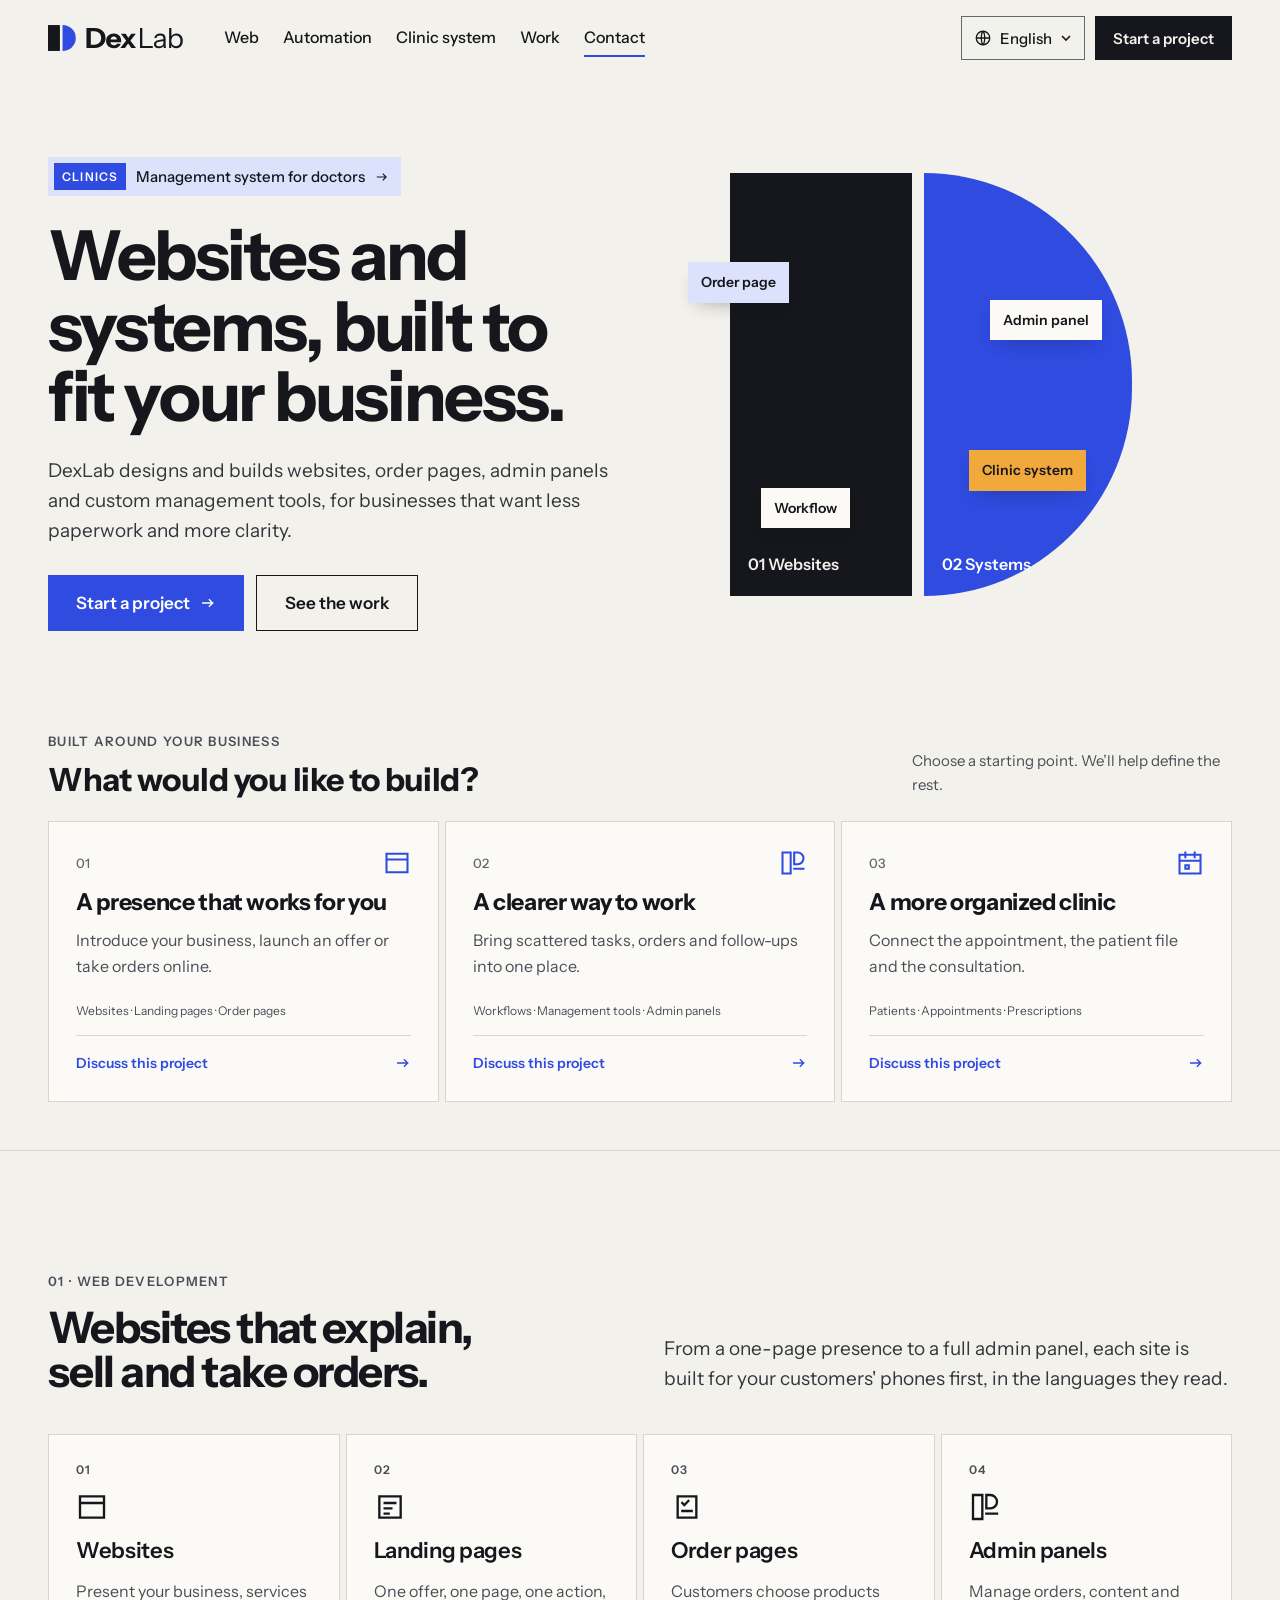
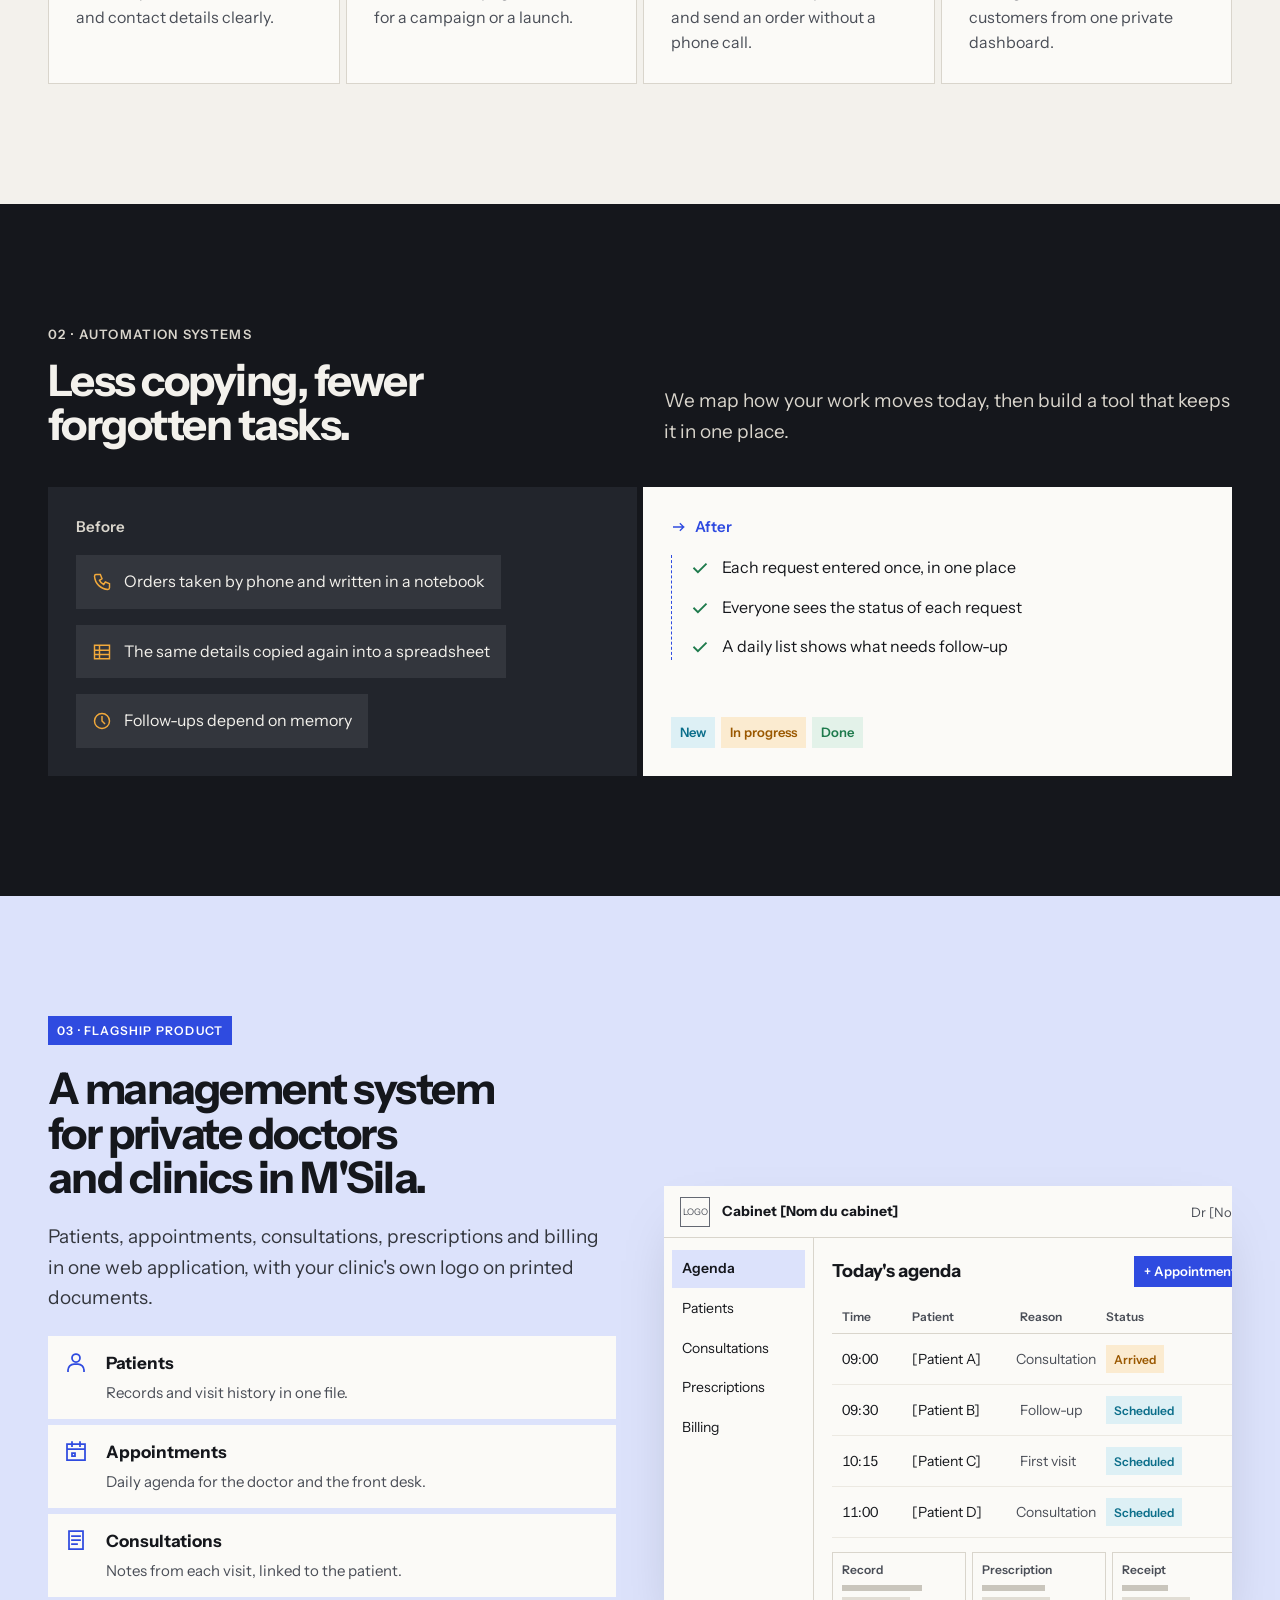
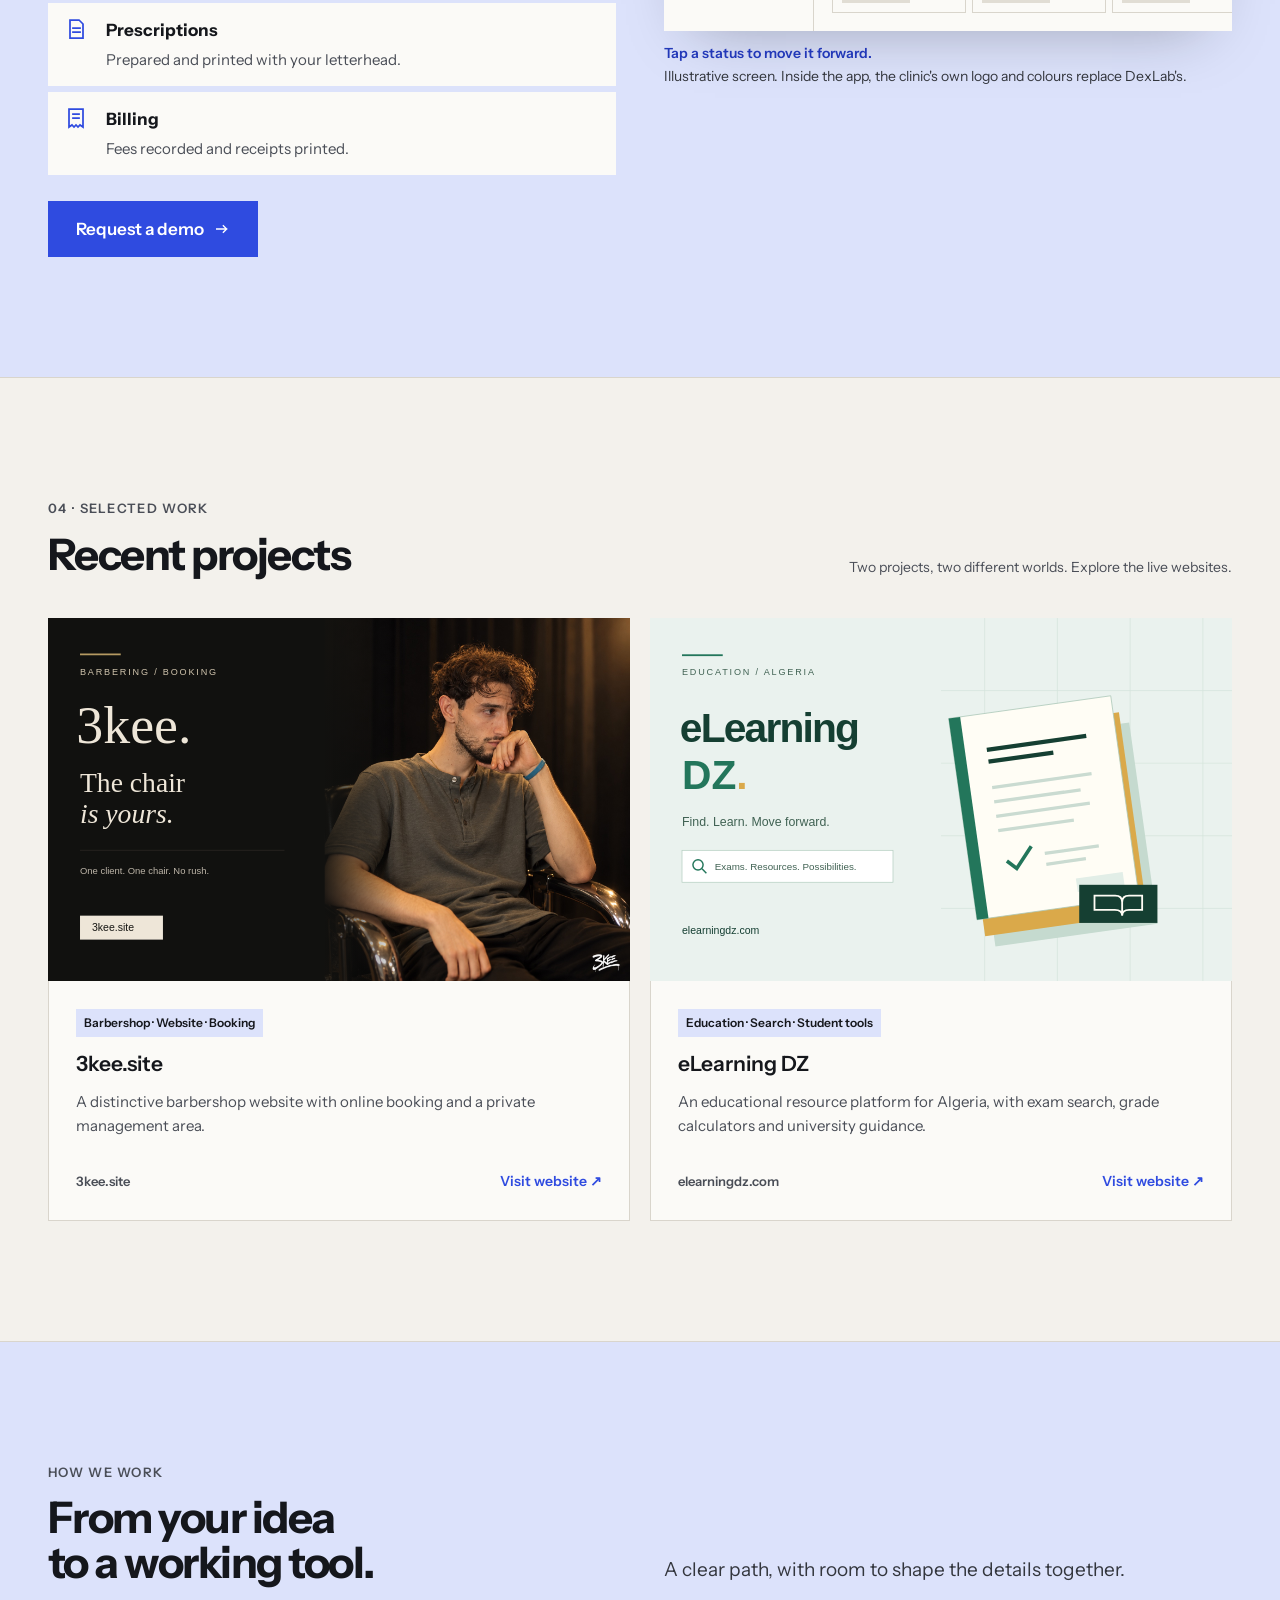
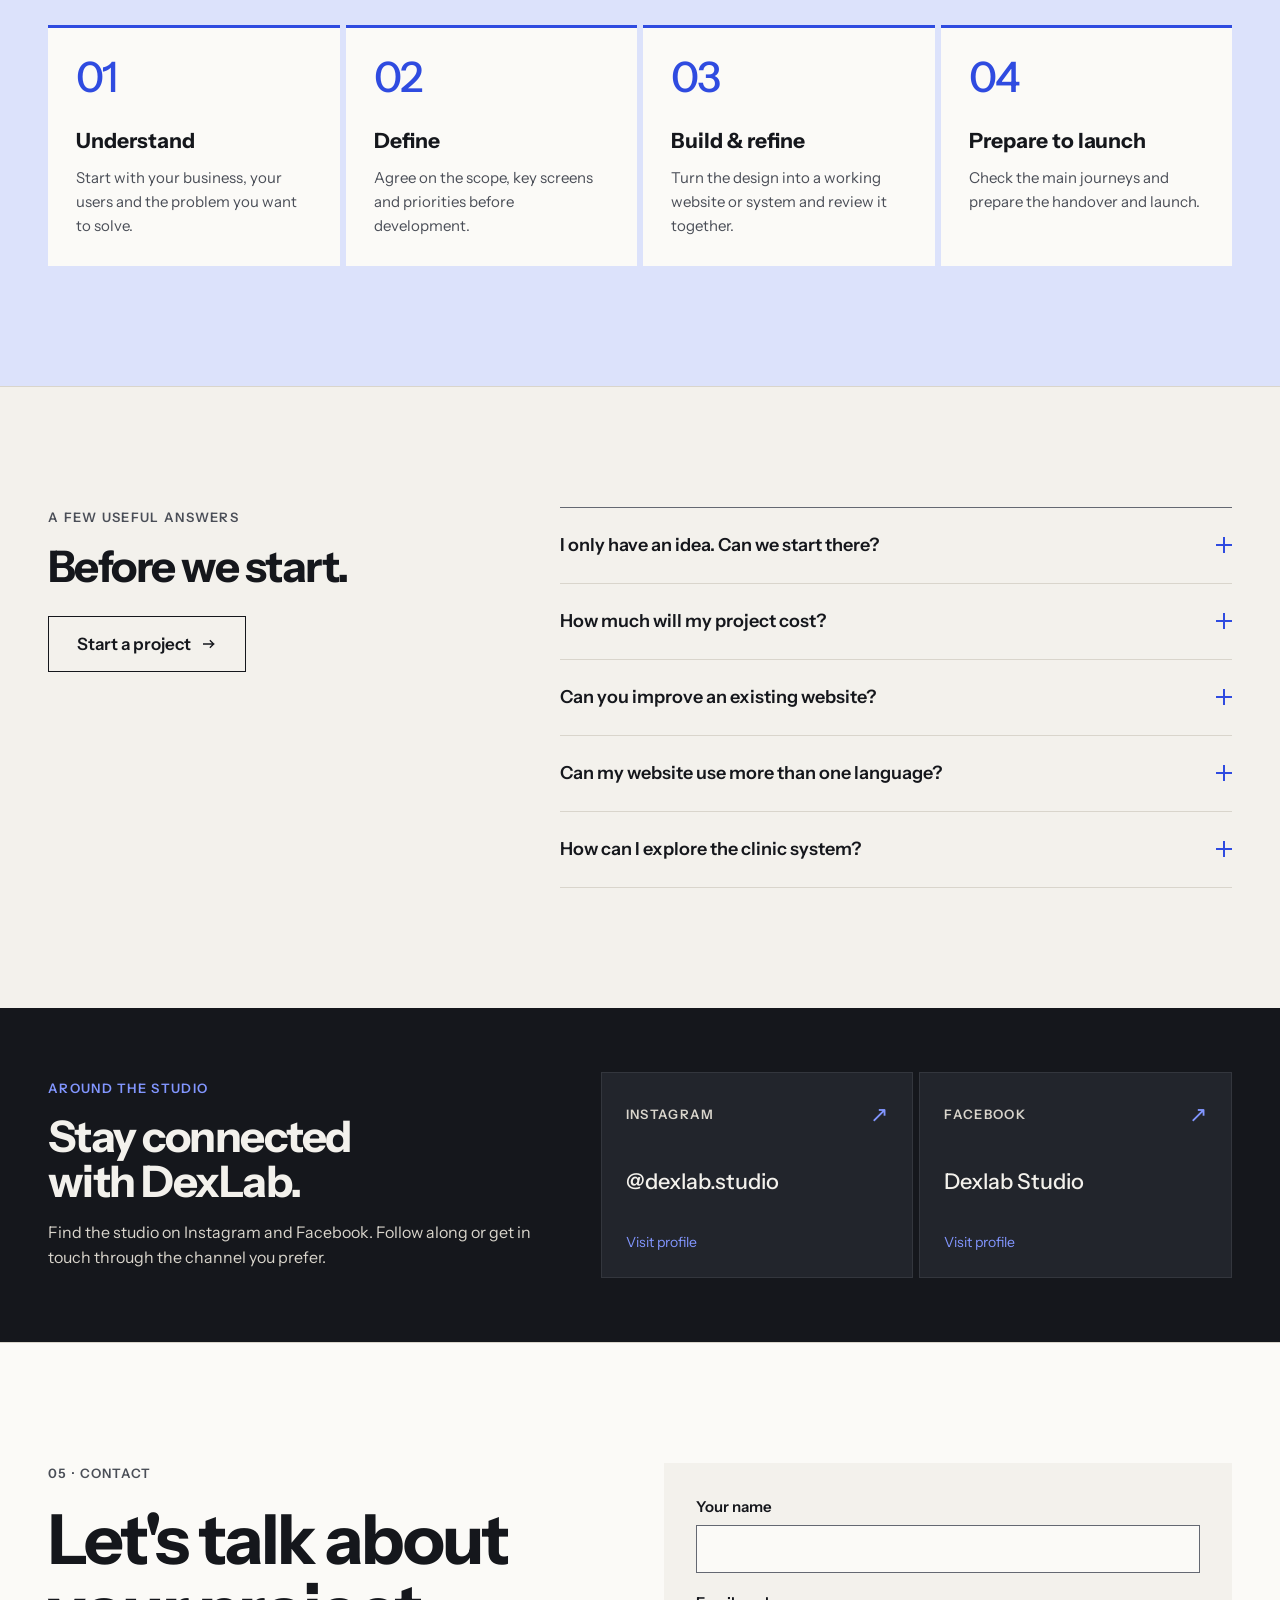
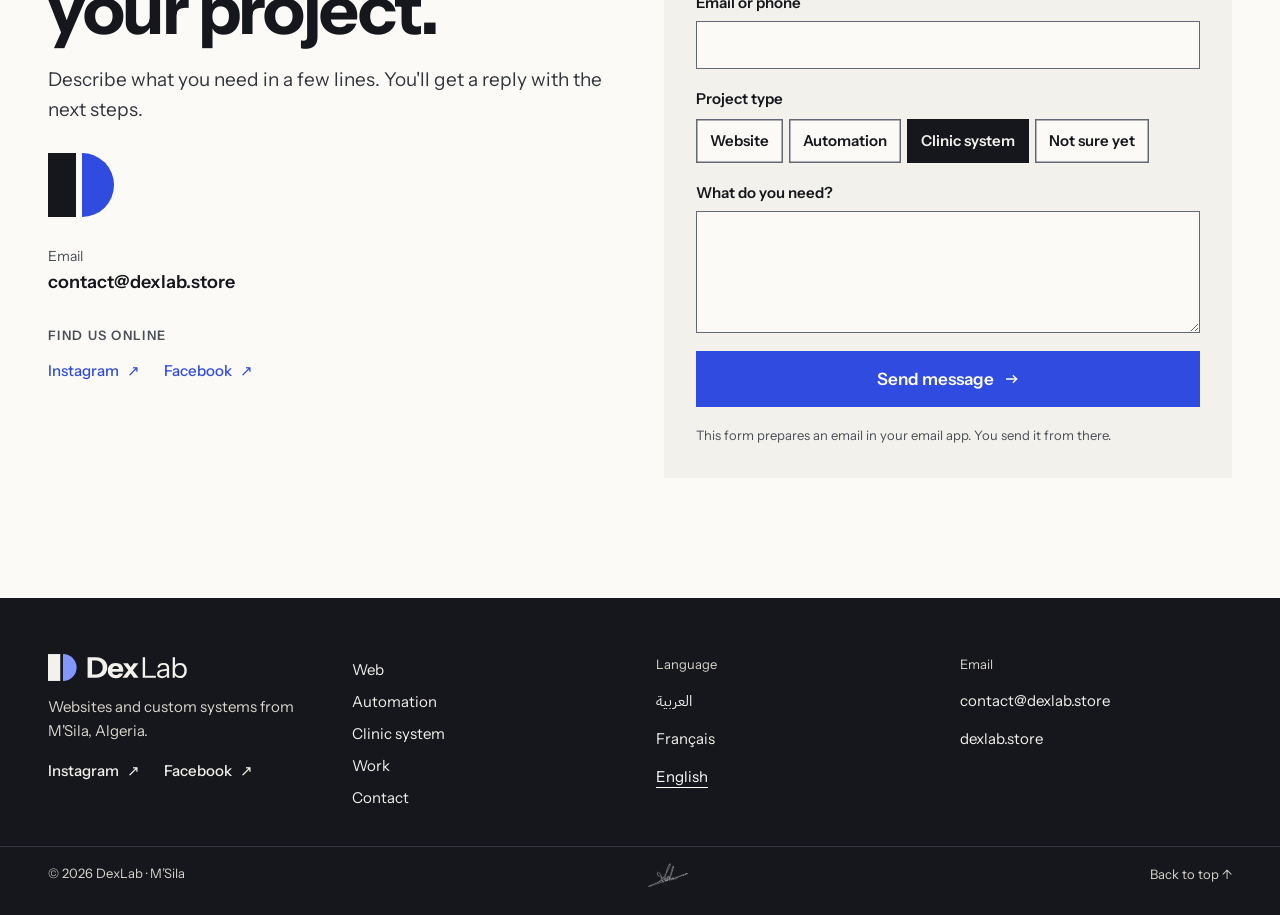
<file: index.html>
<!doctype html>
<html lang="fr">
<head>
<meta charset="utf-8">
<meta name="viewport" content="width=device-width,initial-scale=1">
<title>DexLab · Sites web et systèmes sur mesure</title>
<meta name="description" content="DexLab · Websites and custom systems from M'Sila, Algeria. Français · العربية · English.">
<link rel="canonical" href="https://dexlab.store/fr/">
<link rel="alternate" hreflang="fr" href="https://dexlab.store/fr/">
<link rel="alternate" hreflang="ar" href="https://dexlab.store/ar/">
<link rel="alternate" hreflang="en" href="https://dexlab.store/en/">
<link rel="alternate" hreflang="x-default" href="https://dexlab.store/fr/">
<link rel="icon" href="/favicon.svg" type="image/svg+xml">
<meta property="og:image" content="https://dexlab.store/assets/img/og-fr.png">
<script>
(function(){var l;try{l=localStorage.getItem("dexlab-lang")}catch(e){}
if(!l){var n=(navigator.languages||[navigator.language||"fr"]).join(",").toLowerCase();l=/(^|,)ar/.test(n)?"ar":/(^|,)fr/.test(n)?"fr":/(^|,)en/.test(n)?"en":"fr";}
location.replace("/"+l+"/"+location.hash);})();
</script>
<noscript><meta http-equiv="refresh" content="0; url=/fr/"></noscript>
<style>body{margin:0;background:#F3F1EC;color:#15171C;font:16px/1.6 system-ui,sans-serif;display:grid;place-items:center;min-height:100vh}a{color:#2F4BE0;margin:0 8px}</style>
</head>
<body><p><a href="/fr/">Français</a><a href="/ar/" lang="ar">العربية</a><a href="/en/">English</a></p></body>
</html>
</file>
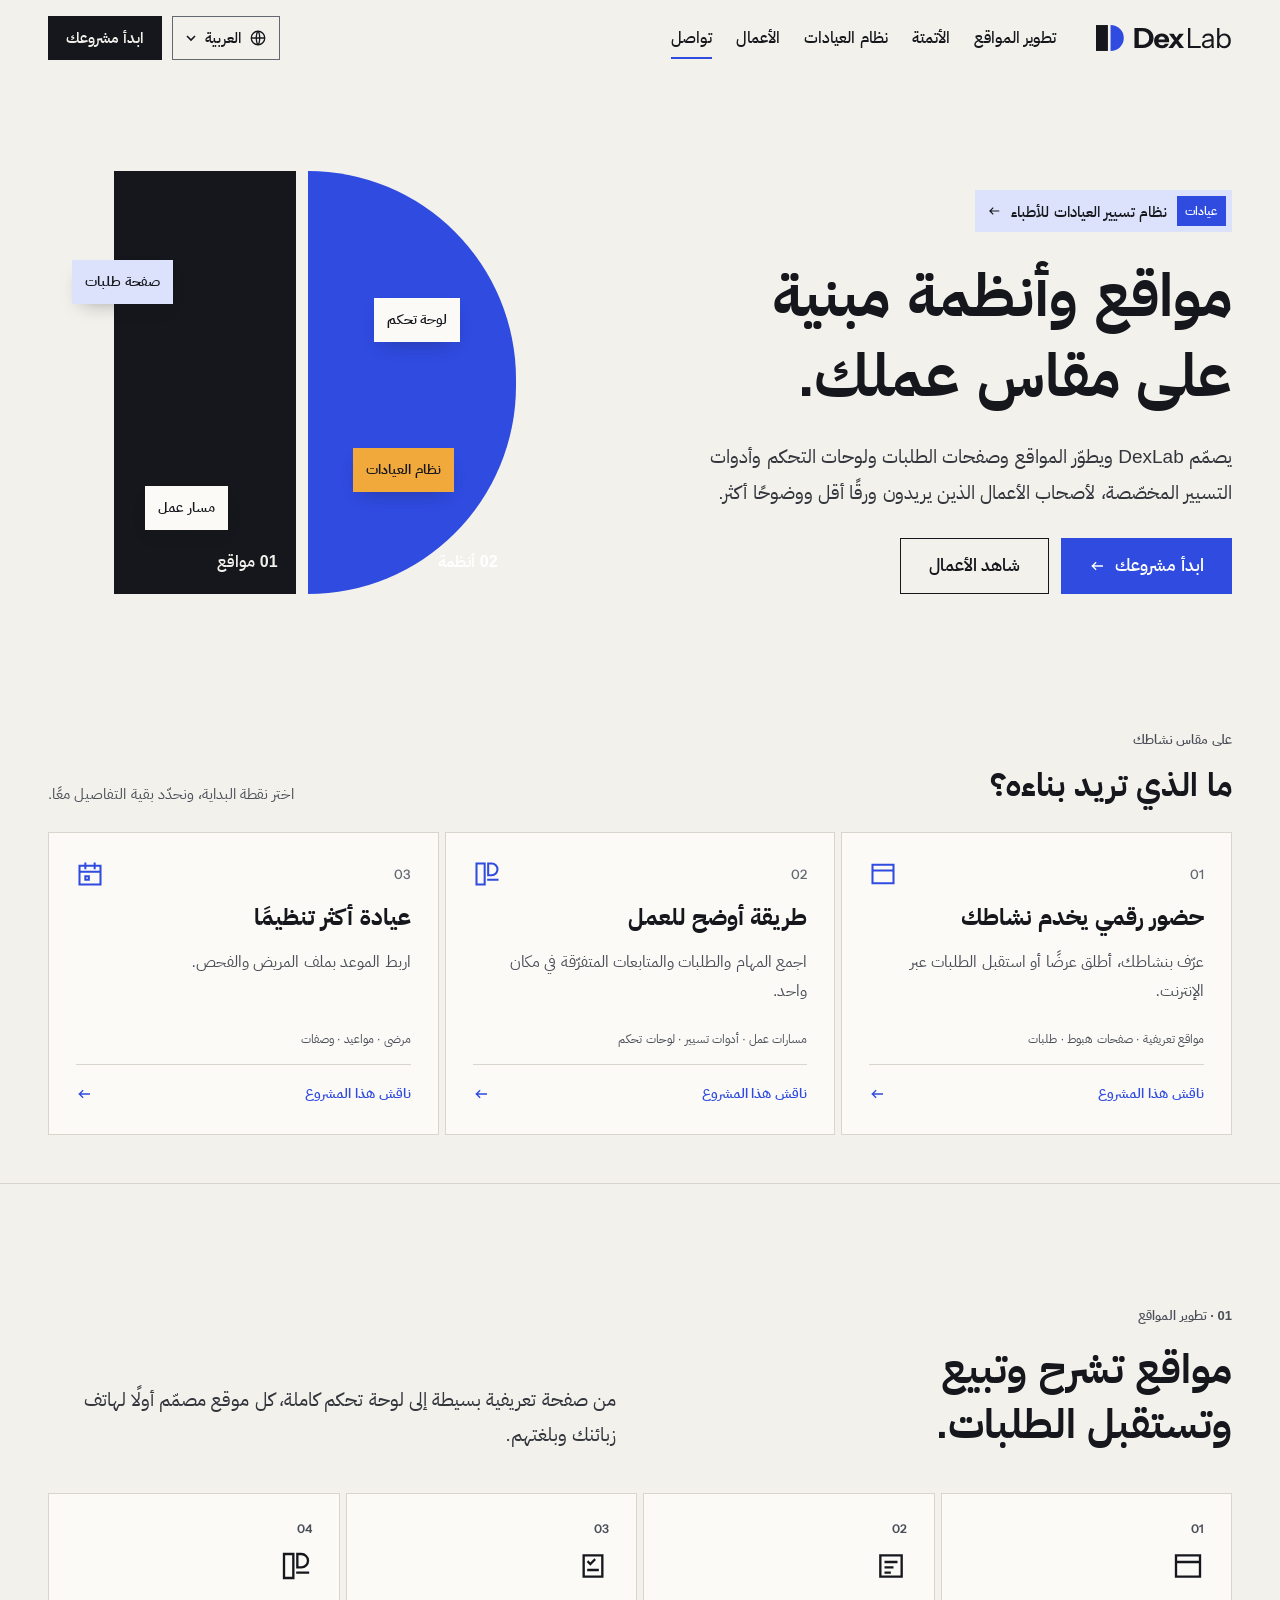
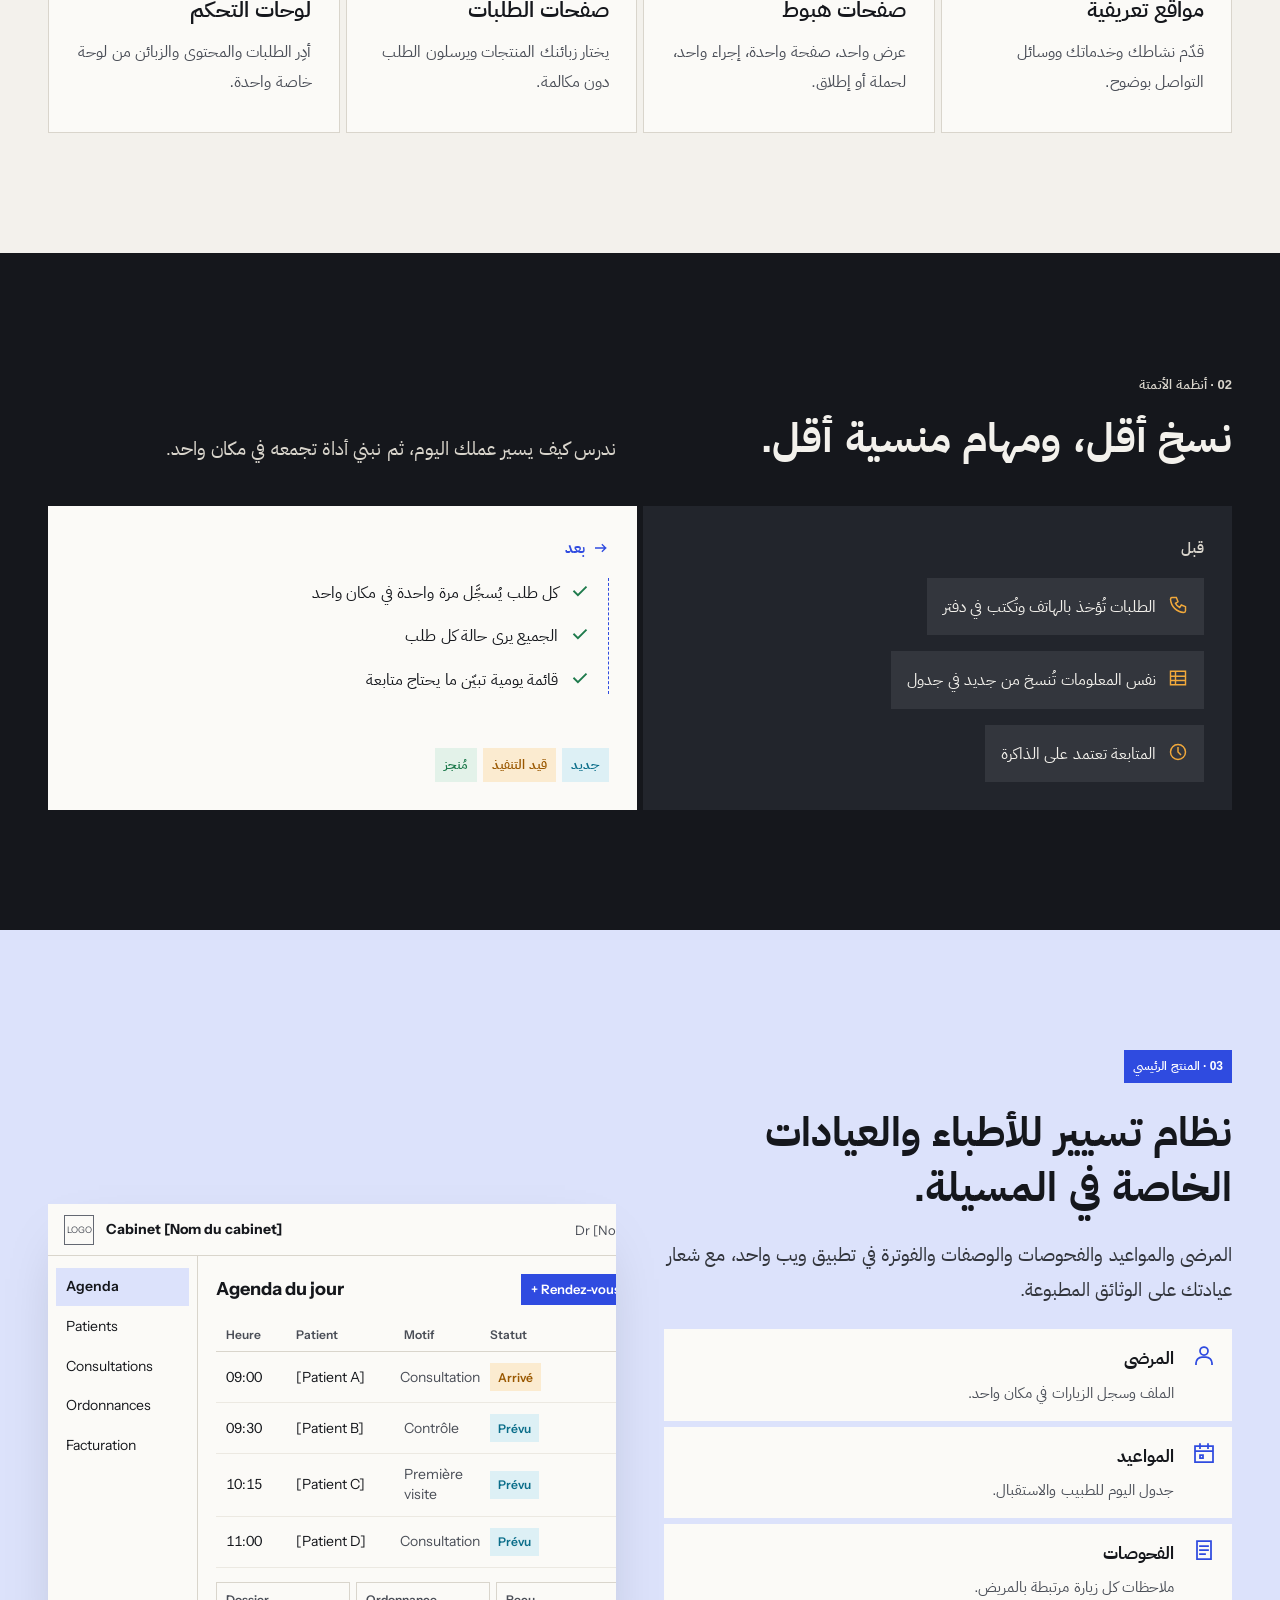
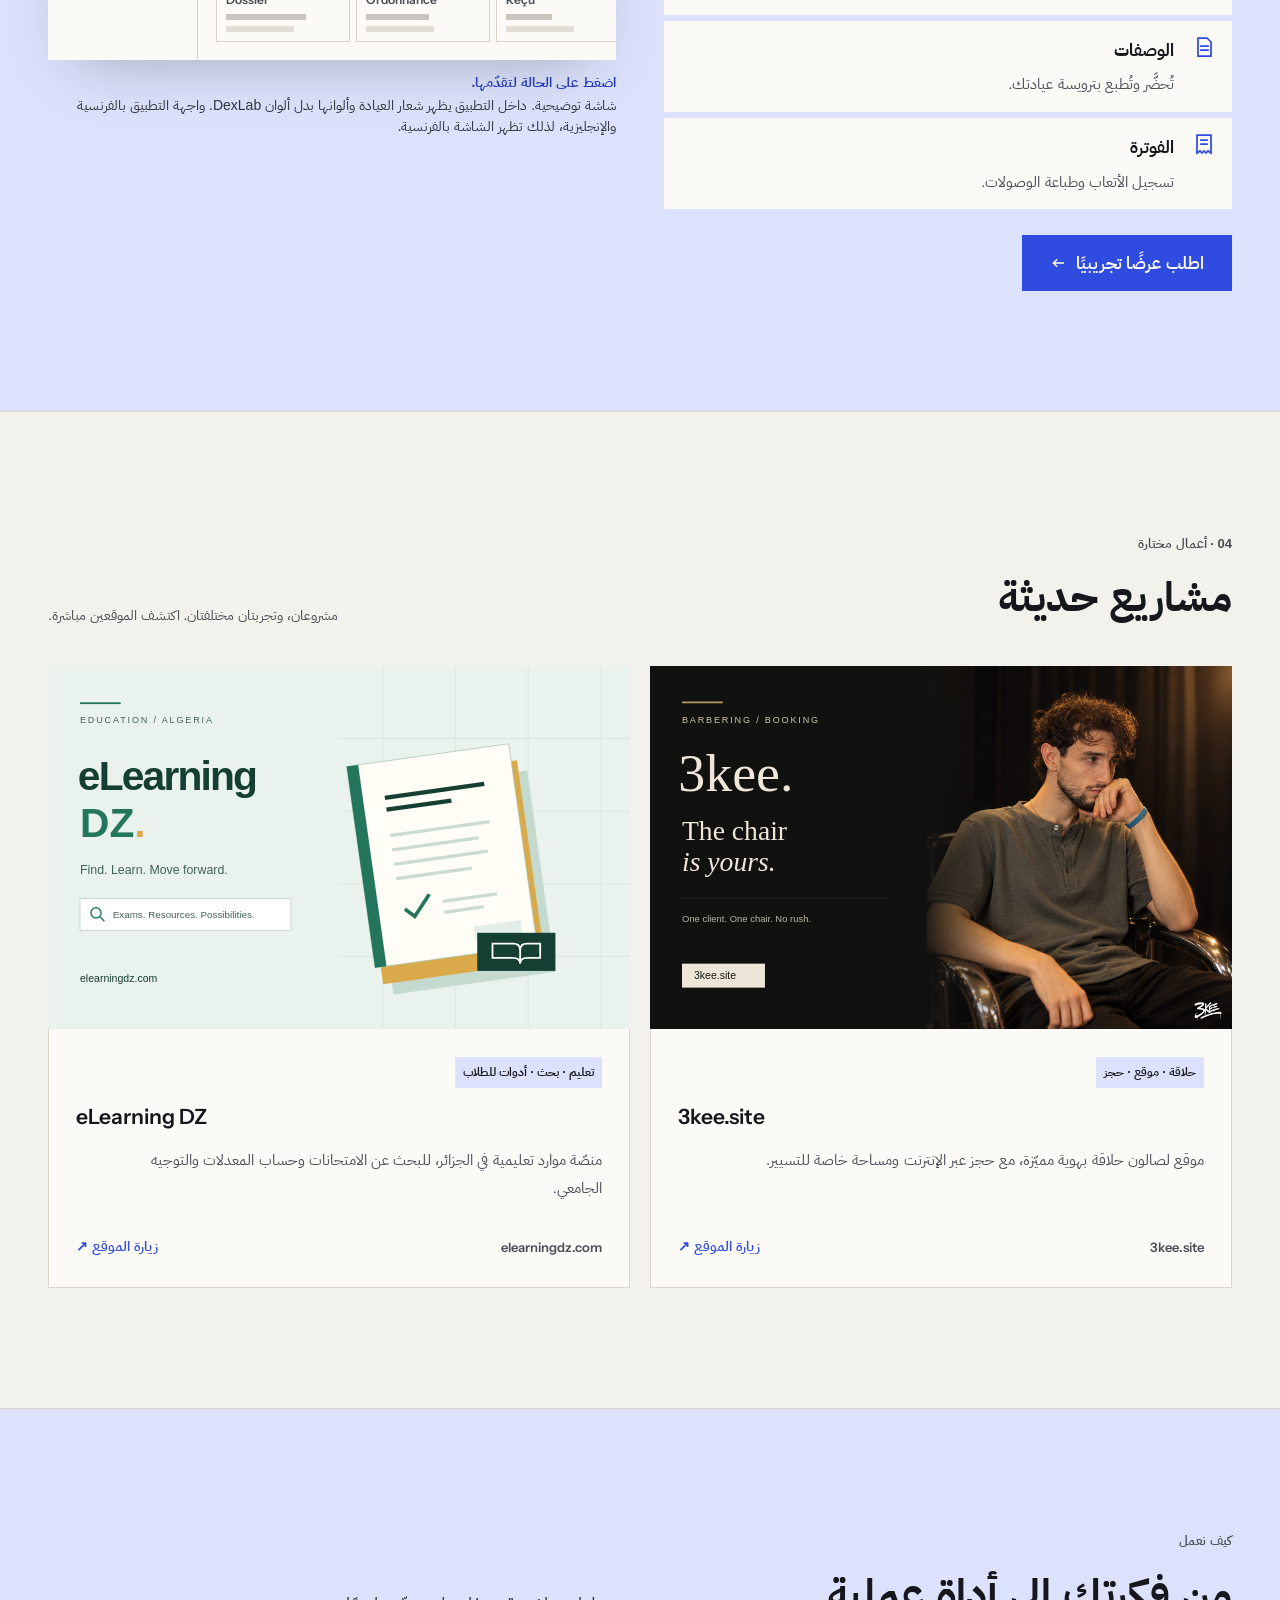
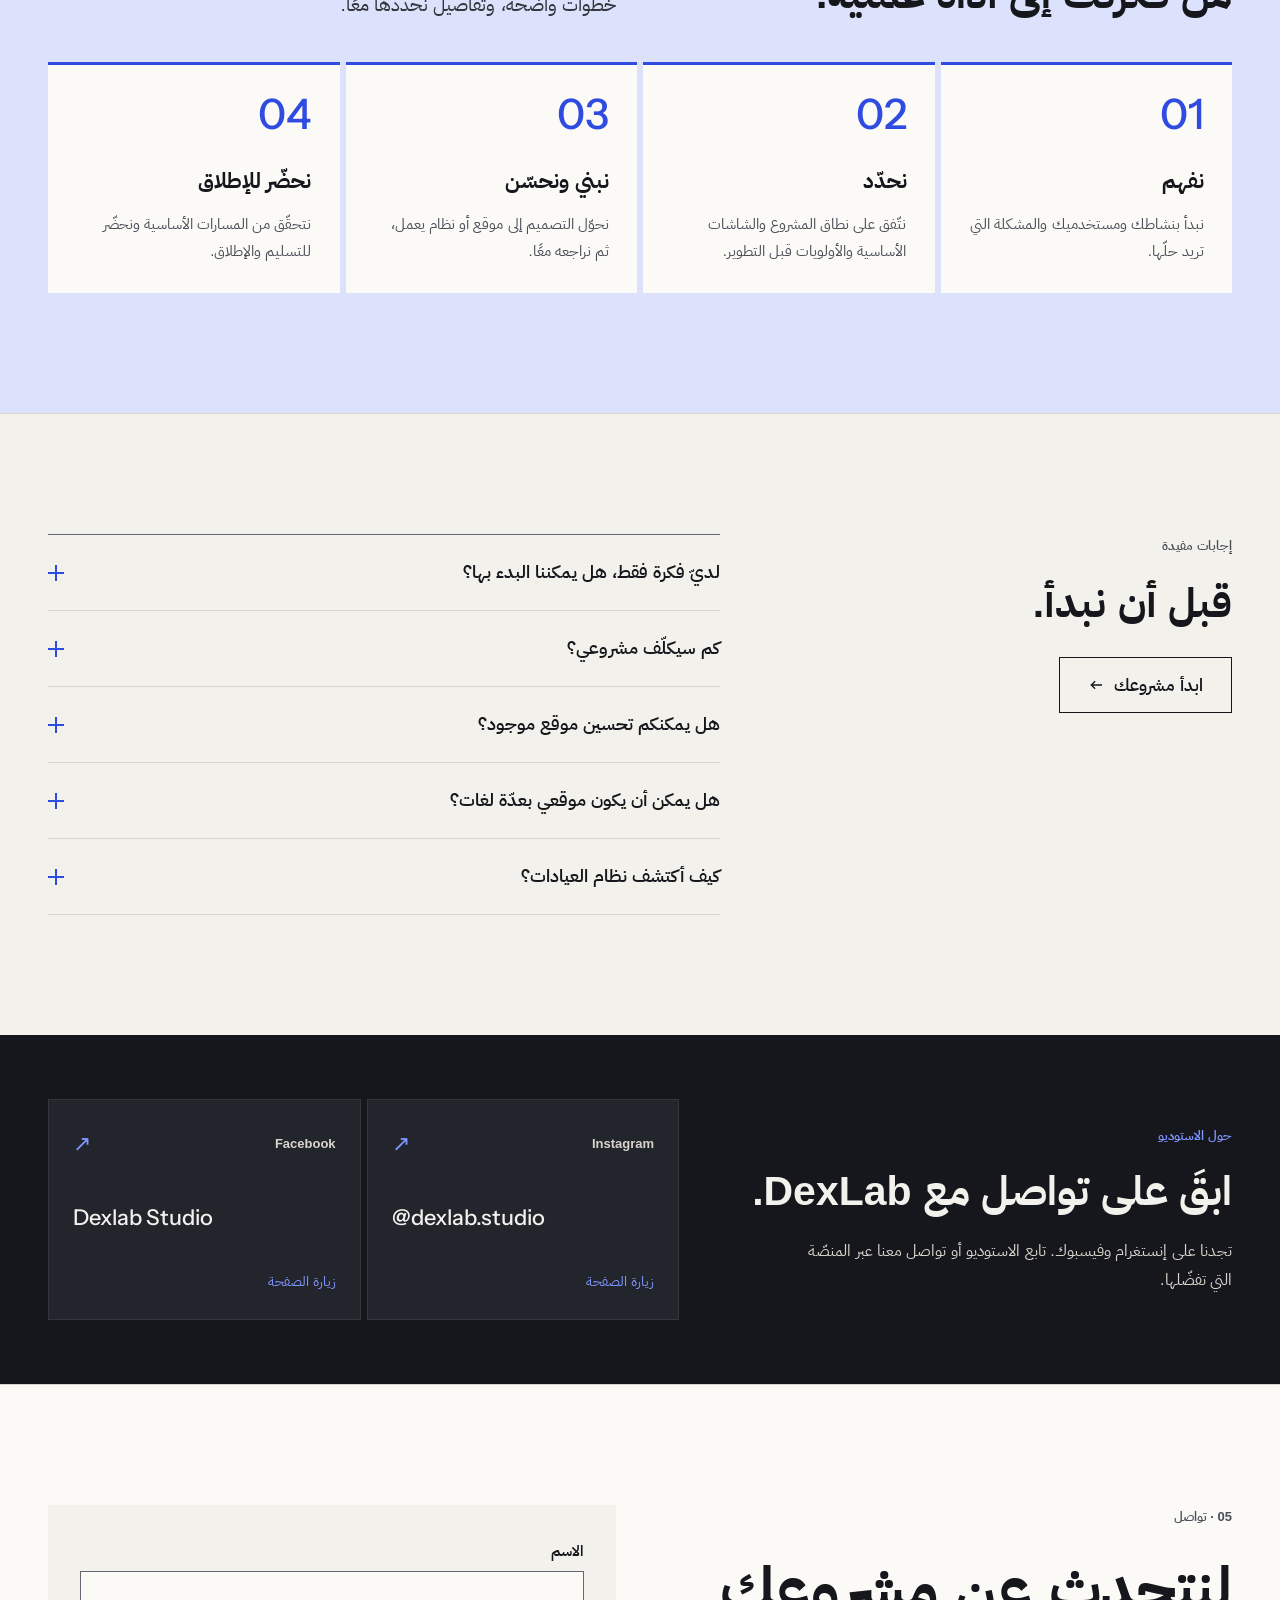
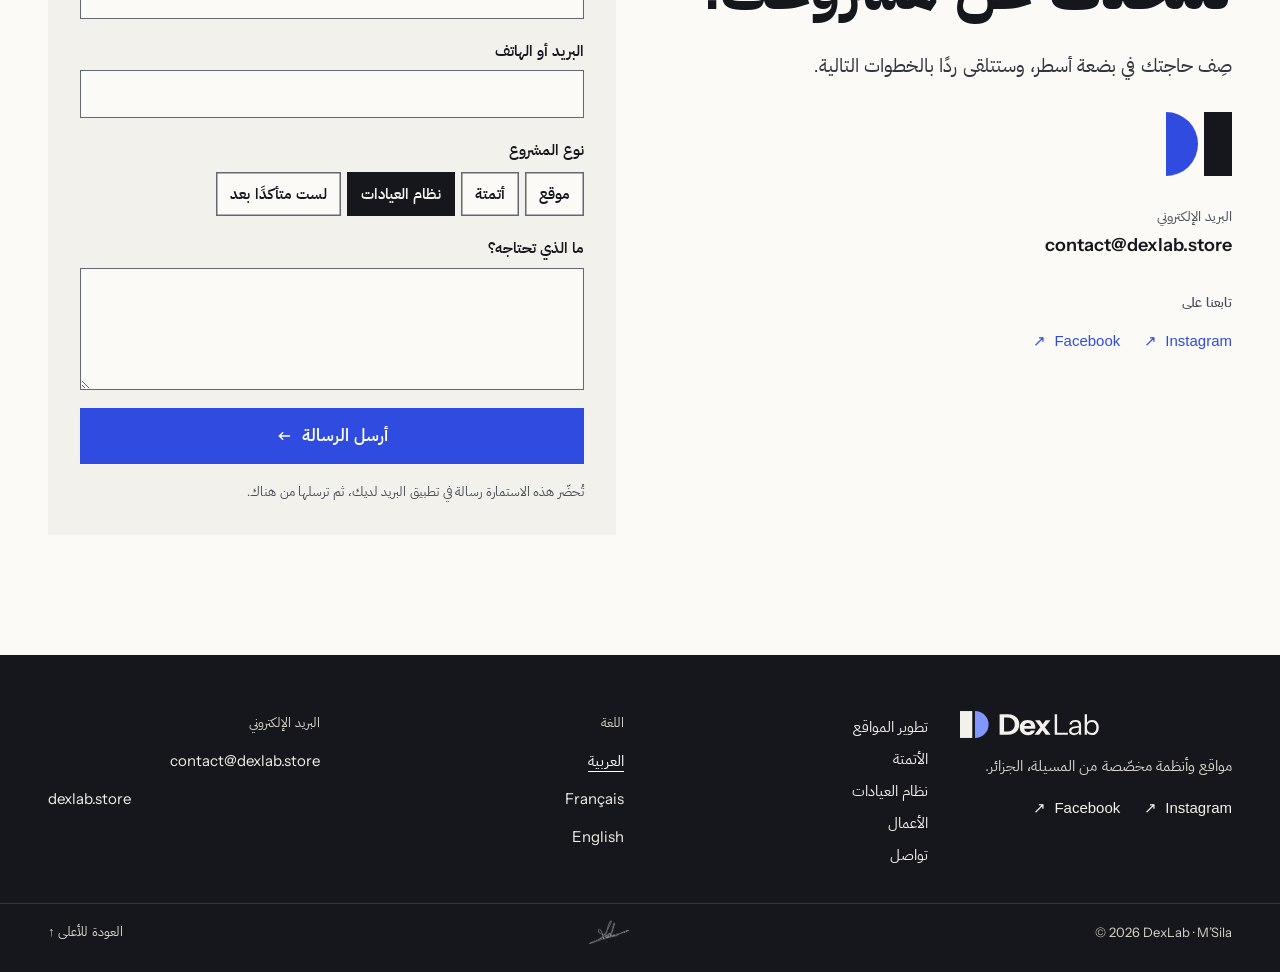
<file: ar/index.html>
<!doctype html>
<html lang="ar" dir="rtl" class="no-js">
<head>
<meta charset="utf-8">
<meta name="viewport" content="width=device-width,initial-scale=1,viewport-fit=cover">
<title>DexLab · مواقع وأنظمة مخصّصة في المسيلة</title>
<meta name="description" content="يصمّم DexLab ويطوّر المواقع وصفحات الطلبات ولوحات التحكم وأدوات التسيير المخصّصة، ومنها نظام تسيير للعيادات الخاصة في المسيلة.">
<meta name="theme-color" content="#F3F1EC">
<link rel="canonical" href="https://dexlab.store/ar/">
<link rel="alternate" hreflang="ar" href="https://dexlab.store/ar/">
<link rel="alternate" hreflang="fr" href="https://dexlab.store/fr/">
<link rel="alternate" hreflang="en" href="https://dexlab.store/en/">
<link rel="alternate" hreflang="x-default" href="https://dexlab.store/fr/">
<meta property="og:type" content="website">
<meta property="og:site_name" content="DexLab">
<meta property="og:title" content="DexLab · مواقع وأنظمة مخصّصة في المسيلة">
<meta property="og:description" content="يصمّم DexLab ويطوّر المواقع وصفحات الطلبات ولوحات التحكم وأدوات التسيير المخصّصة، ومنها نظام تسيير للعيادات الخاصة في المسيلة.">
<meta property="og:url" content="https://dexlab.store/ar/">
<meta property="og:image" content="https://dexlab.store/assets/img/og-ar.png">
<meta property="og:image:width" content="1200"><meta property="og:image:height" content="630">
<meta name="twitter:card" content="summary_large_image">
<link rel="icon" href="/favicon.svg" type="image/svg+xml">
<link rel="icon" href="/favicon.ico" sizes="any">
<link rel="apple-touch-icon" href="/assets/img/apple-touch-icon.png">
<link rel="manifest" href="/site.webmanifest">
<link rel="preload" href="/assets/fonts/ibm-plex-sans-arabic-arabic-700-normal.woff2" as="font" type="font/woff2" crossorigin>
<link rel="stylesheet" href="/assets/css/site.css?v=4c4b911f4ede">
<script>if(!matchMedia("(prefers-reduced-motion: reduce)").matches)document.documentElement.classList.add("play");</script>
</head>
<body>
<a class="skip" href="#main">انتقل إلى المحتوى</a>
<div class="progress" aria-hidden="true"><span></span></div>

<header class="site-head">
<div class="wrap head-row">
<a class="brand" href="/ar/" dir="ltr" aria-label="DexLab"><img src="/assets/img/logo.svg" alt="DexLab" width="136" height="27"></a>
<nav class="nav" aria-label="القائمة الرئيسية"><a href="#web">تطوير المواقع</a><a href="#automation">الأتمتة</a><a href="#clinic">نظام العيادات</a><a href="#work">الأعمال</a><a href="#contact">تواصل</a></nav>
<div class="head-end">
<button type="button" class="lang-btn" aria-haspopup="true" aria-expanded="false" aria-controls="lang-list" aria-label="اللغة">
<svg width="18" height="18" viewBox="0 0 24 24" fill="none" stroke="currentColor" stroke-width="1.75" aria-hidden="true"><circle cx="12" cy="12" r="9"/><path d="M3 12h18M12 3c3 3 3 15 0 18M12 3c-3 3-3 15 0 18"/></svg>
<span class="full">العربية</span><span class="short">عربي</span>
<svg class="chev" width="12" height="12" viewBox="0 0 12 12" aria-hidden="true"><path d="M2 4l4 4 4-4" fill="none" stroke="currentColor" stroke-width="1.6"/></svg>
</button>
<div class="lang-list" id="lang-list" role="group" aria-label="اللغة"><a href="/ar/" lang="ar" hreflang="ar" data-lang="ar" aria-current="true">العربية</a><a href="/fr/" lang="fr" hreflang="fr" data-lang="fr">Français</a><a href="/en/" lang="en" hreflang="en" data-lang="en">English</a></div>
<a class="btn btn-ink" href="#contact">ابدأ مشروعك</a>
<button type="button" class="menu-btn" aria-expanded="false" aria-controls="mobile-menu" aria-label="فتح القائمة" data-open="فتح القائمة" data-close="إغلاق القائمة">
<svg class="bars" width="20" height="14" viewBox="0 0 20 14" aria-hidden="true"><path d="M0 1h20M0 7h20M0 13h20" stroke="#F3F1EC" stroke-width="2"/></svg>
<svg class="x" width="16" height="16" viewBox="0 0 16 16" aria-hidden="true"><path d="M2 2l12 12M14 2L2 14" stroke="#F3F1EC" stroke-width="2"/></svg>
</button>
</div>
</div>
<nav class="mobile-menu" id="mobile-menu" aria-label="القائمة الرئيسية">
<a class="m-link" href="#web">تطوير المواقع</a><a class="m-link" href="#automation">الأتمتة</a><a class="m-link" href="#clinic">نظام العيادات</a><a class="m-link" href="#work">الأعمال</a><a class="m-link" href="#contact">تواصل</a>
<span class="small">اللغة</span>
<div class="seg"><a href="/ar/" lang="ar" hreflang="ar" data-lang="ar" aria-current="true">العربية</a><a href="/fr/" lang="fr" hreflang="fr" data-lang="fr">Français</a><a href="/en/" lang="en" hreflang="en" data-lang="en">English</a></div>
<a class="btn btn-pri" href="#contact">ابدأ مشروعك</a>
</nav>
</header>

<main id="main">
<section class="wrap hero" id="top">
<div class="hero-copy">
<a class="chip-link" href="#clinic"><span class="tag">عيادات</span><span>نظام تسيير العيادات للأطباء</span><svg width="14" height="14" viewBox="0 0 24 24" fill="none" stroke="currentColor" stroke-width="2" stroke-linecap="square" aria-hidden="true"><path d="M4 12h15M14 7l5 5-5 5"/></svg></a>
<h1><span class="w">مواقع</span> <span class="w">وأنظمة</span> <span class="w">مبنية</span> <span class="w">على</span> <span class="w">مقاس</span> <span class="w">عملك.</span></h1>
<p class="lead">يصمّم DexLab ويطوّر المواقع وصفحات الطلبات ولوحات التحكم وأدوات التسيير المخصّصة، لأصحاب الأعمال الذين يريدون ورقًا أقل ووضوحًا أكثر.</p>
<div class="actions"><a class="btn btn-pri" href="#contact">ابدأ مشروعك<svg class="arrow" width="16" height="16" viewBox="0 0 24 24" fill="none" stroke="currentColor" stroke-width="2" stroke-linecap="square" aria-hidden="true"><path d="M4 12h15M14 7l5 5-5 5"/></svg></a><a class="btn btn-sec" href="#work">شاهد الأعمال</a></div>
</div>
<button type="button" class="motif" dir="ltr" aria-label="أعِد التركيب">
<span class="mod block" dir="rtl"><span>01 مواقع</span></span>
<span class="mod disc" dir="rtl"><span>02 أنظمة</span></span>
<span class="chip c1" dir="rtl">صفحة طلبات</span>
<span class="chip c2" dir="rtl">لوحة تحكم</span>
<span class="chip c3" dir="rtl">نظام العيادات</span>
<span class="chip c4" dir="rtl">مسار عمل</span>
<span class="replay" dir="rtl" aria-hidden="true"><svg width="14" height="14" viewBox="0 0 24 24" fill="none" stroke="currentColor" stroke-width="2" aria-hidden="true"><path d="M4 12a8 8 0 1 0 3-6.2M4 4v5h5"/></svg>أعِد التركيب</span>
</button>
</section>

<section class="starter" aria-labelledby="starter-heading">
<div class="wrap sec-in">
<div class="starter-heading"><div><span class="label">على مقاس نشاطك</span><h2 id="starter-heading">ما الذي تريد بناءه؟</h2></div><p>اختر نقطة البداية، ونحدّد بقية التفاصيل معًا.</p></div>
<div class="starter-grid"><a class="starter-card rv" href="#contact" data-project="web" style="--i:0"><span class="starter-top"><span class="num">01</span><svg width="28" height="28" viewBox="0 0 24 24" fill="none" stroke="currentColor" stroke-width="1.75" stroke-linecap="square" aria-hidden="true"><path d="M3 4h18v16H3zM3 9h18"/></svg></span><h3>حضور رقمي يخدم نشاطك</h3><p>عرّف بنشاطك، أطلق عرضًا أو استقبل الطلبات عبر الإنترنت.</p><span class="starter-tags">مواقع تعريفية · صفحات هبوط · طلبات</span><span class="starter-action">ناقش هذا المشروع<svg class="arrow" width="16" height="16" viewBox="0 0 24 24" fill="none" stroke="currentColor" stroke-width="2" stroke-linecap="square" aria-hidden="true"><path d="M4 12h15M14 7l5 5-5 5"/></svg></span></a><a class="starter-card rv" href="#contact" data-project="automation" style="--i:1"><span class="starter-top"><span class="num">02</span><svg width="28" height="28" viewBox="0 0 24 24" fill="none" stroke="currentColor" stroke-width="1.75" stroke-linecap="square" aria-hidden="true"><path d="M3 3h7v18H3zM13 3h3a5 5 0 0 1 0 10h-3zM13 17h8"/></svg></span><h3>طريقة أوضح للعمل</h3><p>اجمع المهام والطلبات والمتابعات المتفرّقة في مكان واحد.</p><span class="starter-tags">مسارات عمل · أدوات تسيير · لوحات تحكم</span><span class="starter-action">ناقش هذا المشروع<svg class="arrow" width="16" height="16" viewBox="0 0 24 24" fill="none" stroke="currentColor" stroke-width="2" stroke-linecap="square" aria-hidden="true"><path d="M4 12h15M14 7l5 5-5 5"/></svg></span></a><a class="starter-card rv" href="#contact" data-project="clinic" style="--i:2"><span class="starter-top"><span class="num">03</span><svg width="28" height="28" viewBox="0 0 24 24" fill="none" stroke="currentColor" stroke-width="1.75" stroke-linecap="square" aria-hidden="true"><path d="M3 5h18v16H3zM3 10h18M8 3v4M16 3v4M8 14h3v3H8z"/></svg></span><h3>عيادة أكثر تنظيمًا</h3><p>اربط الموعد بملف المريض والفحص.</p><span class="starter-tags">مرضى · مواعيد · وصفات</span><span class="starter-action">ناقش هذا المشروع<svg class="arrow" width="16" height="16" viewBox="0 0 24 24" fill="none" stroke="currentColor" stroke-width="2" stroke-linecap="square" aria-hidden="true"><path d="M4 12h15M14 7l5 5-5 5"/></svg></span></a></div>
</div>
</section>

<section class="sec" id="web">
<div class="wrap sec-in">
<div class="sec-head rv"><div><span class="label">01 · تطوير المواقع</span><h2 class="h2">مواقع تشرح وتبيع وتستقبل الطلبات.</h2></div><p class="lead">من صفحة تعريفية بسيطة إلى لوحة تحكم كاملة، كل موقع مصمّم أولًا لهاتف زبائنك وبلغتهم.</p></div>
<div class="cards"><article class="card rv" style="--i:0"><span class="num">01</span><svg width="32" height="32" viewBox="0 0 24 24" fill="none" stroke="currentColor" stroke-width="1.75" stroke-linecap="square" aria-hidden="true"><path d="M3 4h18v16H3zM3 9h18"/></svg><h3>مواقع تعريفية</h3><p>قدّم نشاطك وخدماتك ووسائل التواصل بوضوح.</p></article><article class="card rv" style="--i:1"><span class="num">02</span><svg width="32" height="32" viewBox="0 0 24 24" fill="none" stroke="currentColor" stroke-width="1.75" stroke-linecap="square" aria-hidden="true"><path d="M4 4h16v16H4zM8 9h8M8 13h5M8 17h3"/></svg><h3>صفحات هبوط</h3><p>عرض واحد، صفحة واحدة، إجراء واحد، لحملة أو إطلاق.</p></article><article class="card rv" style="--i:2"><span class="num">03</span><svg width="32" height="32" viewBox="0 0 24 24" fill="none" stroke="currentColor" stroke-width="1.75" stroke-linecap="square" aria-hidden="true"><path d="M5 4h14v16H5zM8.5 9l1.5 1.5L13 7.5M8.5 15h7"/></svg><h3>صفحات الطلبات</h3><p>يختار زبائنك المنتجات ويرسلون الطلب دون مكالمة.</p></article><article class="card rv" style="--i:3"><span class="num">04</span><svg width="32" height="32" viewBox="0 0 24 24" fill="none" stroke="currentColor" stroke-width="1.75" stroke-linecap="square" aria-hidden="true"><path d="M3 3h7v18H3zM13 3h3a5 5 0 0 1 0 10h-3zM13 17h8"/></svg><h3>لوحات التحكم</h3><p>أدِر الطلبات والمحتوى والزبائن من لوحة خاصة واحدة.</p></article></div>
</div>
</section>

<section class="sec dark" id="automation">
<div class="wrap sec-in">
<div class="sec-head rv"><div><span class="label">02 · أنظمة الأتمتة</span><h2 class="h2">نسخ أقل، ومهام منسية أقل.</h2></div><p class="lead">ندرس كيف يسير عملك اليوم، ثم نبني أداة تجمعه في مكان واحد.</p></div>
<div class="ba">
<div class="before"><span class="k">قبل</span><div class="note"><svg width="20" height="20" viewBox="0 0 24 24" fill="none" stroke="currentColor" stroke-width="1.75" stroke-linecap="square" aria-hidden="true"><path d="M5 3h5l2 5-3 2a11 11 0 0 0 5 5l2-3 5 2v5a2 2 0 0 1-2 2A17 17 0 0 1 3 5a2 2 0 0 1 2-2"/></svg><span>الطلبات تُؤخذ بالهاتف وتُكتب في دفتر</span></div><div class="note"><svg width="20" height="20" viewBox="0 0 24 24" fill="none" stroke="currentColor" stroke-width="1.75" stroke-linecap="square" aria-hidden="true"><path d="M3 4h18v16H3zM3 10h18M3 15h18M9 4v16"/></svg><span>نفس المعلومات تُنسخ من جديد في جدول</span></div><div class="note"><svg width="20" height="20" viewBox="0 0 24 24" fill="none" stroke="currentColor" stroke-width="1.75" stroke-linecap="square" aria-hidden="true"><path d="M12 3a9 9 0 1 1 0 18a9 9 0 1 1 0-18M12 7v5l3 3"/></svg><span>المتابعة تعتمد على الذاكرة</span></div></div>
<div class="after"><span class="k"><svg class="arrow" width="16" height="16" viewBox="0 0 24 24" fill="none" stroke="currentColor" stroke-width="2" stroke-linecap="square" aria-hidden="true"><path d="M4 12h15M14 7l5 5-5 5"/></svg>بعد</span><ul><li style="--i:0"><svg width="20" height="20" viewBox="0 0 24 24" fill="none" stroke="currentColor" stroke-width="2.25" stroke-linecap="square" aria-hidden="true"><path d="M5 12.5l4.5 4.5L19 7.5"/></svg><span>كل طلب يُسجَّل مرة واحدة في مكان واحد</span></li><li style="--i:1"><svg width="20" height="20" viewBox="0 0 24 24" fill="none" stroke="currentColor" stroke-width="2.25" stroke-linecap="square" aria-hidden="true"><path d="M5 12.5l4.5 4.5L19 7.5"/></svg><span>الجميع يرى حالة كل طلب</span></li><li style="--i:2"><svg width="20" height="20" viewBox="0 0 24 24" fill="none" stroke="currentColor" stroke-width="2.25" stroke-linecap="square" aria-hidden="true"><path d="M5 12.5l4.5 4.5L19 7.5"/></svg><span>قائمة يومية تبيّن ما يحتاج متابعة</span></li></ul>
<div class="status-row"><span class="st st-info">جديد</span><span class="st st-warn">قيد التنفيذ</span><span class="st st-ok">مُنجز</span></div></div>
</div>
</div>
</section>

<section class="sec clinic" id="clinic">
<div class="wrap sec-in">
<div class="clinic-copy">
<span class="badge">03 · المنتج الرئيسي</span>
<h2 class="h2 rv">نظام تسيير للأطباء والعيادات الخاصة في المسيلة.</h2>
<p class="lead rv">المرضى والمواعيد والفحوصات والوصفات والفوترة في تطبيق ويب واحد، مع شعار عيادتك على الوثائق المطبوعة.</p>
<ul class="mods"><li class="rv" style="--i:0"><svg width="24" height="24" viewBox="0 0 24 24" fill="none" stroke="currentColor" stroke-width="1.75" stroke-linecap="square" aria-hidden="true"><path d="M12 4a4 4 0 1 1 0 8a4 4 0 1 1 0-8M4 21v-1a6 6 0 0 1 6-6h4a6 6 0 0 1 6 6v1"/></svg><b>المرضى</b><span>الملف وسجل الزيارات في مكان واحد.</span></li><li class="rv" style="--i:1"><svg width="24" height="24" viewBox="0 0 24 24" fill="none" stroke="currentColor" stroke-width="1.75" stroke-linecap="square" aria-hidden="true"><path d="M3 5h18v16H3zM3 10h18M8 3v4M16 3v4M8 14h3v3H8z"/></svg><b>المواعيد</b><span>جدول اليوم للطبيب والاستقبال.</span></li><li class="rv" style="--i:2"><svg width="24" height="24" viewBox="0 0 24 24" fill="none" stroke="currentColor" stroke-width="1.75" stroke-linecap="square" aria-hidden="true"><path d="M5 3h14v18H5zM8 8h8M8 12h8M8 16h5"/></svg><b>الفحوصات</b><span>ملاحظات كل زيارة مرتبطة بالمريض.</span></li><li class="rv" style="--i:3"><svg width="24" height="24" viewBox="0 0 24 24" fill="none" stroke="currentColor" stroke-width="1.75" stroke-linecap="square" aria-hidden="true"><path d="M6 3h9l4 4v14H6zM9 11h7M9 15h7"/></svg><b>الوصفات</b><span>تُحضَّر وتُطبع بترويسة عيادتك.</span></li><li class="rv" style="--i:4"><svg width="24" height="24" viewBox="0 0 24 24" fill="none" stroke="currentColor" stroke-width="1.75" stroke-linecap="square" aria-hidden="true"><path d="M5 3h14v18l-3-2-2 2-2-2-2 2-2-2-3 2zM9 8h6M9 12h6"/></svg><b>الفوترة</b><span>تسجيل الأتعاب وطباعة الوصولات.</span></li></ul>
<div class="actions"><a class="btn btn-pri" href="#contact" data-project="clinic">اطلب عرضًا تجريبيًا<svg class="arrow" width="16" height="16" viewBox="0 0 24 24" fill="none" stroke="currentColor" stroke-width="2" stroke-linecap="square" aria-hidden="true"><path d="M4 12h15M14 7l5 5-5 5"/></svg></a></div>
</div>
<figure class="rv">
<div class="screen-wrap" dir="ltr" tabindex="0" role="region" aria-label="شاشة توضيحية للتطبيق">
<div class="screen" dir="ltr" lang="fr">
<div class="top"><span class="logo-ph">LOGO</span><b>Cabinet [Nom du cabinet]</b><span class="doc">Dr [Nom]</span></div>
<div class="side"><span class="on">Agenda</span><span>Patients</span><span>Consultations</span><span>Ordonnances</span><span>Facturation</span></div>
<div class="main">
<div class="main-h"><b>Agenda du jour</b><span class="new">+ Rendez-vous</span></div>
<div><div class="tr th"><span>Heure</span><span>Patient</span><span>Motif</span><span>Statut</span></div><div class="tr"><span class="time">09:00</span><span>[Patient A]</span><span class="reason">Consultation</span><button type="button" class="stbtn s1" data-s="1" data-labels="[&quot;Prévu&quot;, &quot;Arrivé&quot;, &quot;En consultation&quot;, &quot;Terminé&quot;]">Arrivé</button></div><div class="tr"><span class="time">09:30</span><span>[Patient B]</span><span class="reason">Contrôle</span><button type="button" class="stbtn s0" data-s="0" data-labels="[&quot;Prévu&quot;, &quot;Arrivé&quot;, &quot;En consultation&quot;, &quot;Terminé&quot;]">Prévu</button></div><div class="tr"><span class="time">10:15</span><span>[Patient C]</span><span class="reason">Première visite</span><button type="button" class="stbtn s0" data-s="0" data-labels="[&quot;Prévu&quot;, &quot;Arrivé&quot;, &quot;En consultation&quot;, &quot;Terminé&quot;]">Prévu</button></div><div class="tr"><span class="time">11:00</span><span>[Patient D]</span><span class="reason">Consultation</span><button type="button" class="stbtn s0" data-s="0" data-labels="[&quot;Prévu&quot;, &quot;Arrivé&quot;, &quot;En consultation&quot;, &quot;Terminé&quot;]">Prévu</button></div></div>
<div class="tabs"><div class="tab"><span>Dossier</span><i class="bar" style="width:70%"></i><i class="bar2"></i></div><div class="tab"><span>Ordonnance</span><i class="bar" style="width:55%"></i><i class="bar2"></i></div><div class="tab"><span>Reçu</span><i class="bar" style="width:40%"></i><i class="bar2"></i></div></div>
</div>
</div>
</div>
<figcaption><span class="try">اضغط على الحالة لتقدّمها.</span>شاشة توضيحية. داخل التطبيق يظهر شعار العيادة وألوانها بدل ألوان DexLab. واجهة التطبيق بالفرنسية والإنجليزية، لذلك تظهر الشاشة بالفرنسية.</figcaption>
</figure>
</div>
</section>

<section class="sec" id="work">
<div class="wrap sec-in">
<div class="work-head rv"><div><span class="label">04 · أعمال مختارة</span><h2 class="h2">مشاريع حديثة</h2></div><span class="side-note">مشروعان، وتجربتان مختلفتان. اكتشف الموقعين مباشرة.</span></div>
<div class="projects"><a class="project project-link rv" href="https://3kee.site/" target="_blank" rel="noopener noreferrer" style="--i:0" aria-label="3kee.site — زيارة الموقع (يفتح في علامة تبويب جديدة)"><div class="project-cover"><img src="/assets/img/projects/3kee-cover.svg?v=b8df659c386f" alt="غلاف مشروع 3kee مع الصورة الأصلية للحلّاق" width="1600" height="1000" loading="lazy" decoding="async"></div><div class="p-body"><div class="tags"><span>حلاقة · موقع · حجز</span></div><h3 lang="en" dir="ltr">3kee.site</h3><p>موقع لصالون حلاقة بهوية مميّزة، مع حجز عبر الإنترنت ومساحة خاصة للتسيير.</p><span class="project-visit"><bdi dir="ltr" class="ltr">3kee.site</bdi><span>زيارة الموقع ↗</span></span></div></a><a class="project project-link rv" href="https://elearningdz.com/" target="_blank" rel="noopener noreferrer" style="--i:1" aria-label="eLearning DZ — زيارة الموقع (يفتح في علامة تبويب جديدة)"><div class="project-cover"><img src="/assets/img/projects/elearningdz-cover.svg?v=f85b2e7f41a6" alt="غلاف مشروع eLearning DZ مع كتب ورسم توضيحي للبحث" width="1600" height="1000" loading="lazy" decoding="async"></div><div class="p-body"><div class="tags"><span>تعليم · بحث · أدوات للطلاب</span></div><h3 lang="en" dir="ltr">eLearning DZ</h3><p>منصّة موارد تعليمية في الجزائر، للبحث عن الامتحانات وحساب المعدلات والتوجيه الجامعي.</p><span class="project-visit"><bdi dir="ltr" class="ltr">elearningdz.com</bdi><span>زيارة الموقع ↗</span></span></div></a></div>
</div>
</section>

<section class="sec process" id="process" aria-labelledby="process-heading">
<div class="wrap sec-in">
<div class="sec-head rv"><div><span class="label">كيف نعمل</span><h2 class="h2" id="process-heading">من فكرتك إلى أداة عملية.</h2></div><p class="lead">خطوات واضحة، وتفاصيل نحدّدها معًا.</p></div>
<ol class="process-grid"><li class="process-step rv" style="--i:0"><span class="step-number">01</span><h3>نفهم</h3><p>نبدأ بنشاطك ومستخدميك والمشكلة التي تريد حلّها.</p></li><li class="process-step rv" style="--i:1"><span class="step-number">02</span><h3>نحدّد</h3><p>نتّفق على نطاق المشروع والشاشات الأساسية والأولويات قبل التطوير.</p></li><li class="process-step rv" style="--i:2"><span class="step-number">03</span><h3>نبني ونحسّن</h3><p>نحوّل التصميم إلى موقع أو نظام يعمل، ثم نراجعه معًا.</p></li><li class="process-step rv" style="--i:3"><span class="step-number">04</span><h3>نحضّر للإطلاق</h3><p>نتحقّق من المسارات الأساسية ونحضّر للتسليم والإطلاق.</p></li></ol>
</div>
</section>

<section class="sec faq" id="faq" aria-labelledby="faq-heading">
<div class="wrap faq-grid">
<div class="faq-heading"><span class="label">إجابات مفيدة</span><h2 class="h2" id="faq-heading">قبل أن نبدأ.</h2><a class="btn btn-sec" href="#contact">ابدأ مشروعك<svg class="arrow" width="16" height="16" viewBox="0 0 24 24" fill="none" stroke="currentColor" stroke-width="2" stroke-linecap="square" aria-hidden="true"><path d="M4 12h15M14 7l5 5-5 5"/></svg></a></div>
<div class="faq-list"><details class="faq-item"><summary>لديّ فكرة فقط، هل يمكننا البدء بها؟<span class="faq-mark" aria-hidden="true"></span></summary><p>نعم. أخبرنا بمن تريد الوصول إليه وما الذي تريد تبسيطه. لا تحتاج إلى دفتر شروط تقني لبدء النقاش.</p></details><details class="faq-item"><summary>كم سيكلّف مشروعي؟<span class="faq-mark" aria-hidden="true"></span></summary><p>نحدّد النطاق أولًا: الصفحات والوظائف والمحتوى والتكاملات. صِف ما تحتاجه لنناقش عرض سعر يناسب مشروعك.</p></details><details class="faq-item"><summary>هل يمكنكم تحسين موقع موجود؟<span class="faq-mark" aria-hidden="true"></span></summary><p>أرسل الرابط واشرح ما تريد تغييره. يمكننا مراجعة الموقع الحالي ومناقشة التحسينات المناسبة.</p></details><details class="faq-item"><summary>هل يمكن أن يكون موقعي بعدّة لغات؟<span class="faq-mark" aria-hidden="true"></span></summary><p>نعم. يمكننا التخطيط لنسخ عربية وفرنسية وإنجليزية، مع تصميم من اليمين إلى اليسار للعربية. نتّفق على اللغات والمحتوى لكل مشروع.</p></details><details class="faq-item"><summary>كيف أكتشف نظام العيادات؟<span class="faq-mark" aria-hidden="true"></span></summary><p>اختر «نظام العيادات» في استمارة التواصل لطلب عرض تجريبي. المعاينة أعلاه توضيحية، وواجهة التطبيق موصوفة بالفرنسية والإنجليزية.</p></details></div>
</div>
</section>

<section class="social-band" id="social" aria-labelledby="social-heading">
<div class="wrap social-layout">
<div class="social-copy"><span class="label">حول الاستوديو</span><h2 class="h2" id="social-heading">ابقَ على تواصل مع DexLab.</h2><p>تجدنا على إنستغرام وفيسبوك. تابع الاستوديو أو تواصل معنا عبر المنصّة التي تفضّلها.</p></div>
<div class="social-cards"><a class="social-card" href="https://www.instagram.com/dexlab.studio/" target="_blank" rel="noopener noreferrer" aria-label="Instagram — يفتح في علامة تبويب جديدة"><span class="social-card-top"><span class="label" lang="en">Instagram</span><span aria-hidden="true">↗</span></span><b dir="ltr" class="ltr">@dexlab.studio</b><span class="social-action">زيارة الصفحة</span></a><a class="social-card" href="https://web.facebook.com/people/Dexlab-Studio/61596110937844/" target="_blank" rel="noopener noreferrer" aria-label="Facebook — يفتح في علامة تبويب جديدة"><span class="social-card-top"><span class="label" lang="en">Facebook</span><span aria-hidden="true">↗</span></span><b dir="ltr" class="ltr">Dexlab Studio</b><span class="social-action">زيارة الصفحة</span></a></div>
</div>
</section>

<section class="sec contact" id="contact">
<div class="wrap sec-in">
<div class="contact-copy">
<span class="label">05 · تواصل</span>
<h2>لنتحدث عن مشروعك.</h2>
<p class="lead">صِف حاجتك في بضعة أسطر، وستتلقى ردًا بالخطوات التالية.</p>
<div class="mini" aria-hidden="true"><span class="b"></span><span class="d"></span></div>
<dl><div><dt>البريد الإلكتروني</dt><dd><a href="mailto:contact@dexlab.store"><bdi dir="ltr" class="ltr">contact@dexlab.store</bdi></a></dd></div></dl>
<div class="contact-social"><span class="label">تابعنا على</span><div class="social-links"><a href="https://www.instagram.com/dexlab.studio/" target="_blank" rel="noopener noreferrer" aria-label="Instagram — يفتح في علامة تبويب جديدة"><bdi lang="en">Instagram</bdi><span aria-hidden="true"> ↗</span></a><a href="https://web.facebook.com/people/Dexlab-Studio/61596110937844/" target="_blank" rel="noopener noreferrer" aria-label="Facebook — يفتح في علامة تبويب جديدة"><bdi lang="en">Facebook</bdi><span aria-hidden="true"> ↗</span></a></div></div>
</div>
<form class="cform rv" novalidate data-to="contact@dexlab.store" data-subject="مشروع جديد">
<p class="project-feedback" role="status" aria-live="polite" data-label="نوع المشروع المختار:"></p>
<div class="field"><label for="f-name">الاسم</label><input id="f-name" name="name" type="text" autocomplete="name" required></div>
<div class="field"><label for="f-reach">البريد أو الهاتف</label><input id="f-reach" name="reach" type="text" class="ltr" dir="ltr" autocomplete="email" inputmode="email"></div>
<fieldset class="field" style="border:0;margin:0;padding:0"><legend class="lbl" style="padding:0;margin-bottom:8px">نوع المشروع</legend><div class="chips"><label><input type="radio" name="type" value="web"><span>موقع</span></label><label><input type="radio" name="type" value="automation"><span>أتمتة</span></label><label><input type="radio" name="type" value="clinic" checked><span>نظام العيادات</span></label><label><input type="radio" name="type" value="unsure"><span>لست متأكدًا بعد</span></label></div></fieldset>
<div class="field"><label for="f-msg">ما الذي تحتاجه؟</label><textarea id="f-msg" name="msg" rows="4" required></textarea></div>
<div class="msg err" role="alert" hidden>يرجى كتابة الاسم وما تحتاجه.</div>
<div class="msg ok" role="status" hidden><svg width="20" height="20" viewBox="0 0 24 24" fill="none" stroke="currentColor" stroke-width="2.25" stroke-linecap="square" aria-hidden="true"><path d="M5 12.5l4.5 4.5L19 7.5"/></svg><span>يُفتح تطبيق البريد والرسالة جاهزة. ما عليك إلا الضغط على إرسال.</span></div>
<button type="submit" class="btn btn-pri">أرسل الرسالة<svg class="arrow" width="16" height="16" viewBox="0 0 24 24" fill="none" stroke="currentColor" stroke-width="2" stroke-linecap="square" aria-hidden="true"><path d="M4 12h15M14 7l5 5-5 5"/></svg></button>
<p class="form-note">تُحضّر هذه الاستمارة رسالة في تطبيق البريد لديك، ثم ترسلها من هناك.</p>
</form>
</div>
</section>
</main>

<footer class="foot">
<div class="wrap foot-grid">
<div><span dir="ltr"><img src="/assets/img/logo-dark.svg" alt="DexLab" width="140" height="27"></span><span class="tag">مواقع وأنظمة مخصّصة من المسيلة، الجزائر.</span><div class="social-links"><a href="https://www.instagram.com/dexlab.studio/" target="_blank" rel="noopener noreferrer" aria-label="Instagram — يفتح في علامة تبويب جديدة"><bdi lang="en">Instagram</bdi><span aria-hidden="true"> ↗</span></a><a href="https://web.facebook.com/people/Dexlab-Studio/61596110937844/" target="_blank" rel="noopener noreferrer" aria-label="Facebook — يفتح في علامة تبويب جديدة"><bdi lang="en">Facebook</bdi><span aria-hidden="true"> ↗</span></a></div></div>
<nav aria-label="القائمة الرئيسية"><div><a class="f" href="#web">تطوير المواقع</a><a class="f" href="#automation">الأتمتة</a><a class="f" href="#clinic">نظام العيادات</a><a class="f" href="#work">الأعمال</a><a class="f" href="#contact">تواصل</a></div></nav>
<div><span class="k">اللغة</span><a href="/ar/" lang="ar" hreflang="ar" data-lang="ar" aria-current="true">العربية</a><a href="/fr/" lang="fr" hreflang="fr" data-lang="fr">Français</a><a href="/en/" lang="en" hreflang="en" data-lang="en">English</a></div>
<div><span class="k">البريد الإلكتروني</span><a href="mailto:contact@dexlab.store"><bdi dir="ltr" class="ltr">contact@dexlab.store</bdi></a><a href="https://dexlab.store" dir="ltr" class="ltr">dexlab.store</a></div>
</div>
<div class="wrap foot-bottom"><span dir="ltr" class="ltr">© <span data-year>2026</span> DexLab · M’Sila</span><img class="creator-signature" src="/assets/img/signature.png?v=2c134771c7b8" alt="Developer signature" width="48" height="24" loading="lazy" decoding="async"><a href="#top">العودة للأعلى ↑</a></div>
</footer>
<script src="/assets/js/site.js?v=782468ca4c55" defer></script>
</body>
</html>
</file>
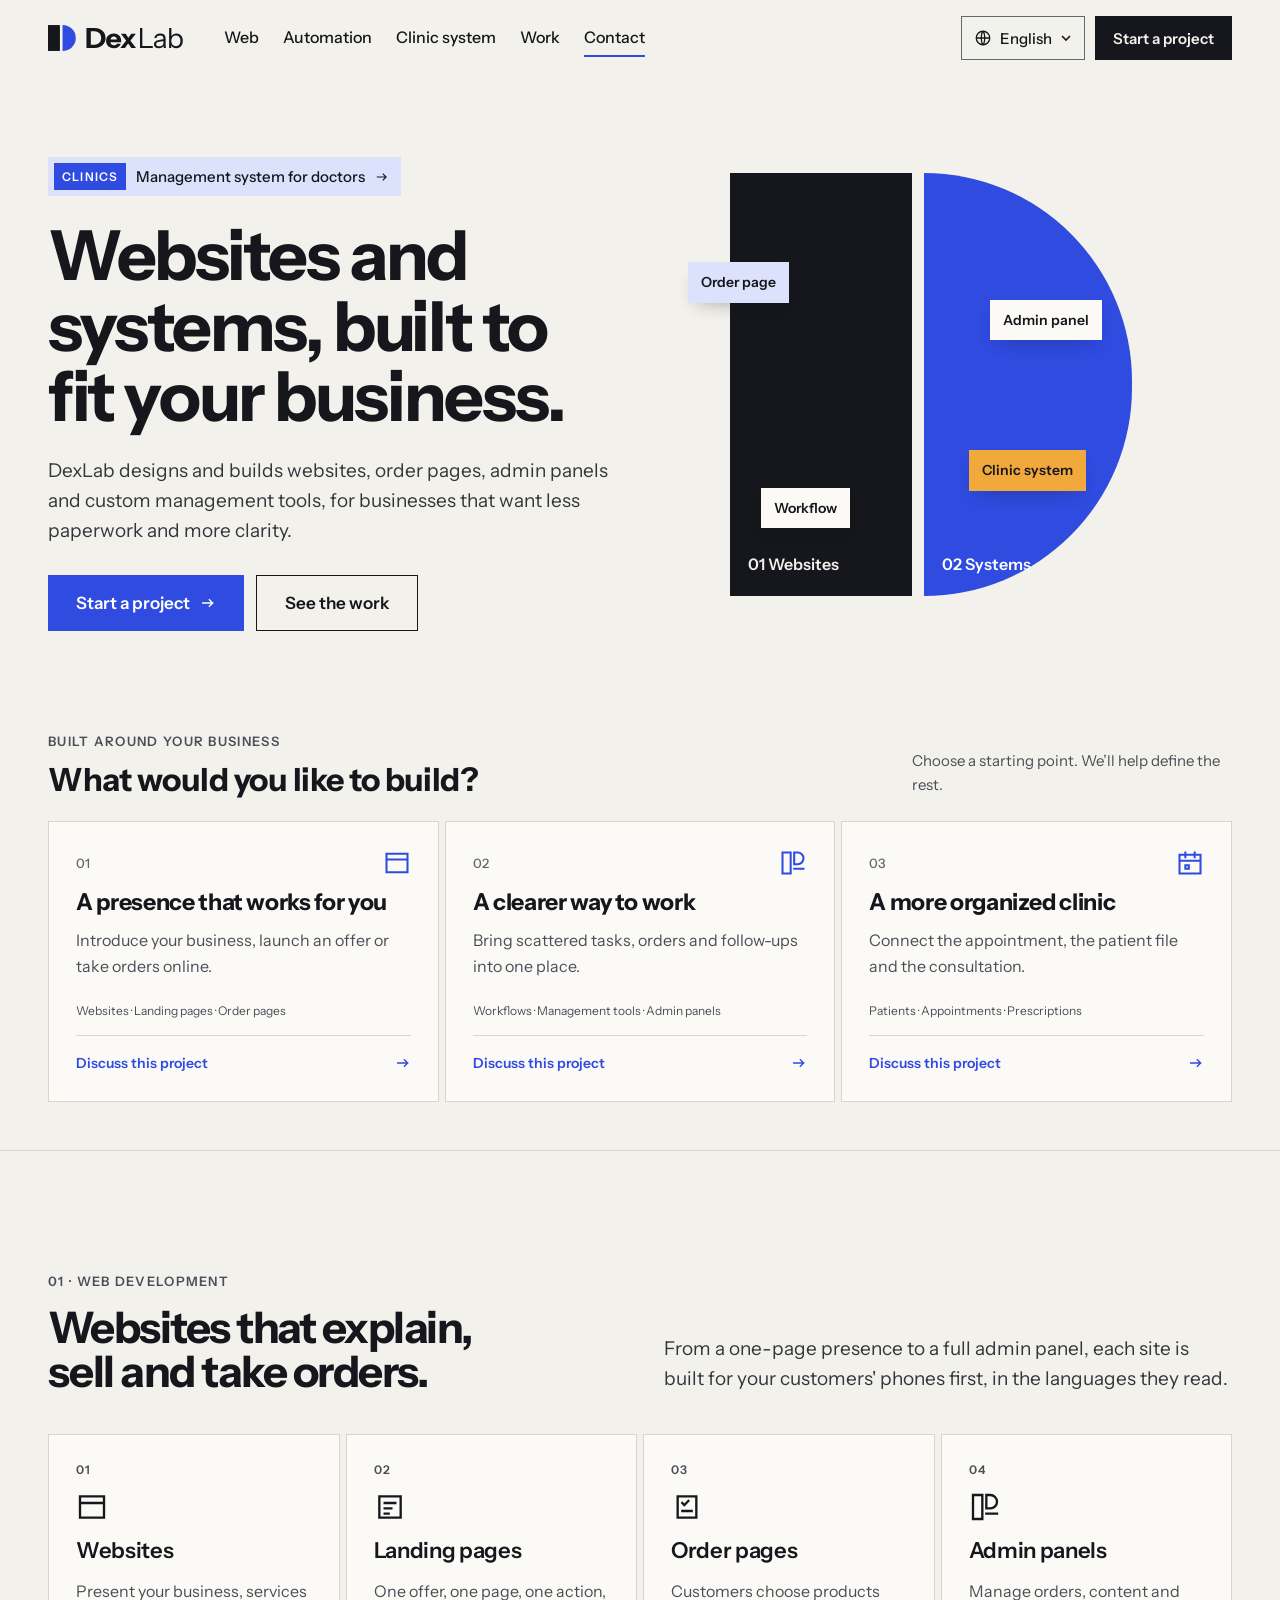
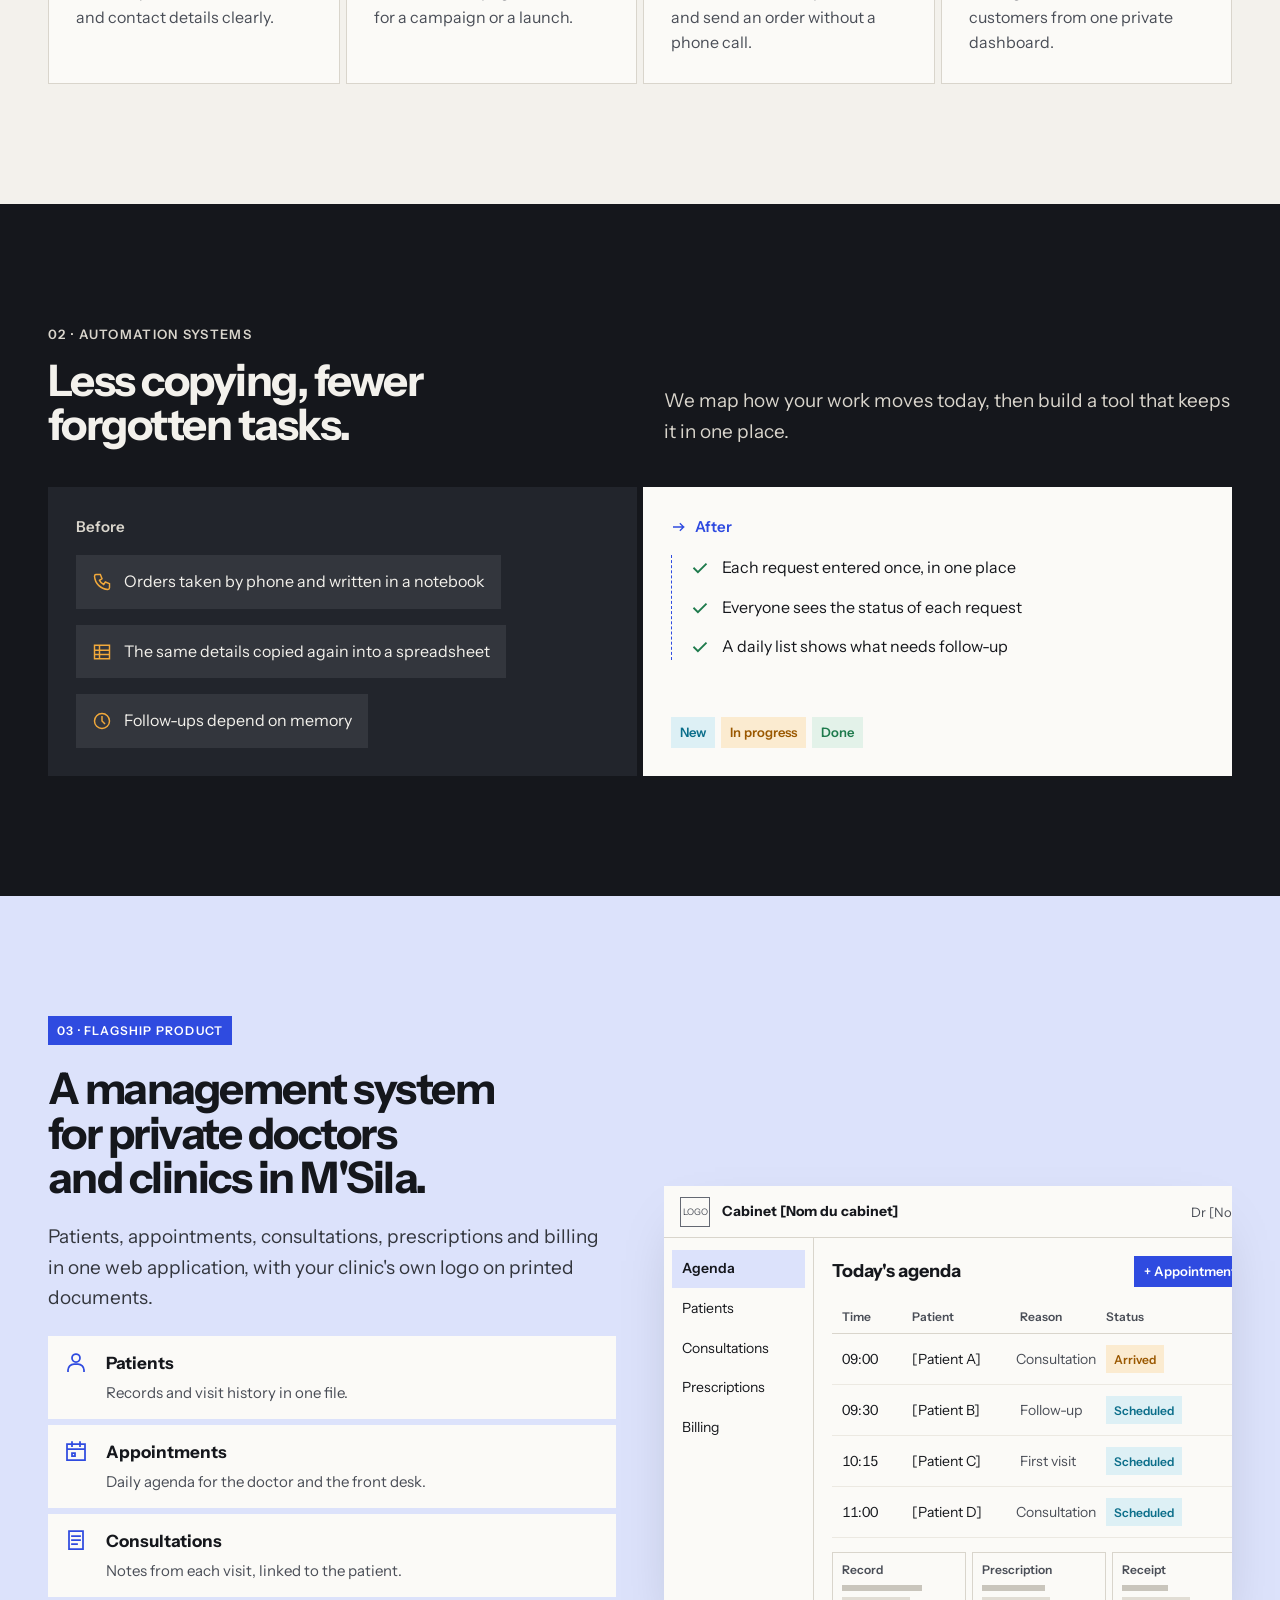
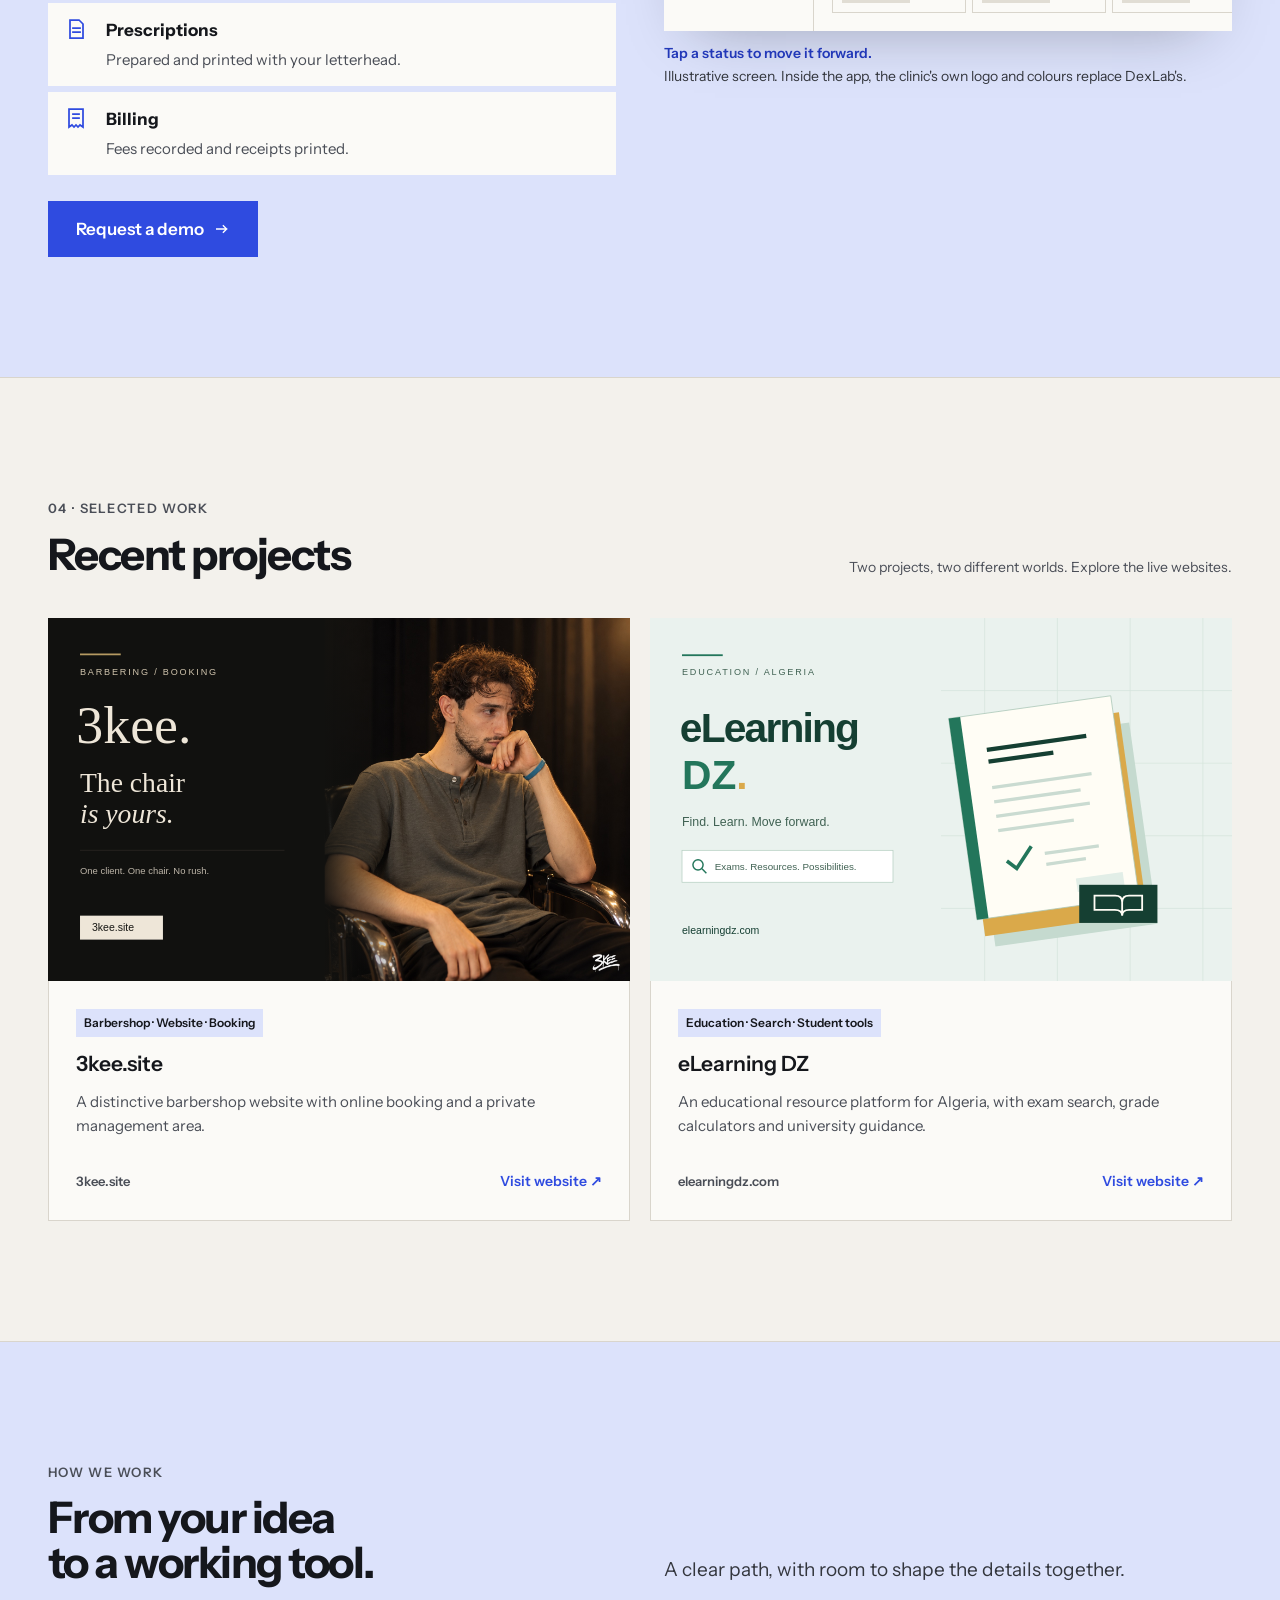
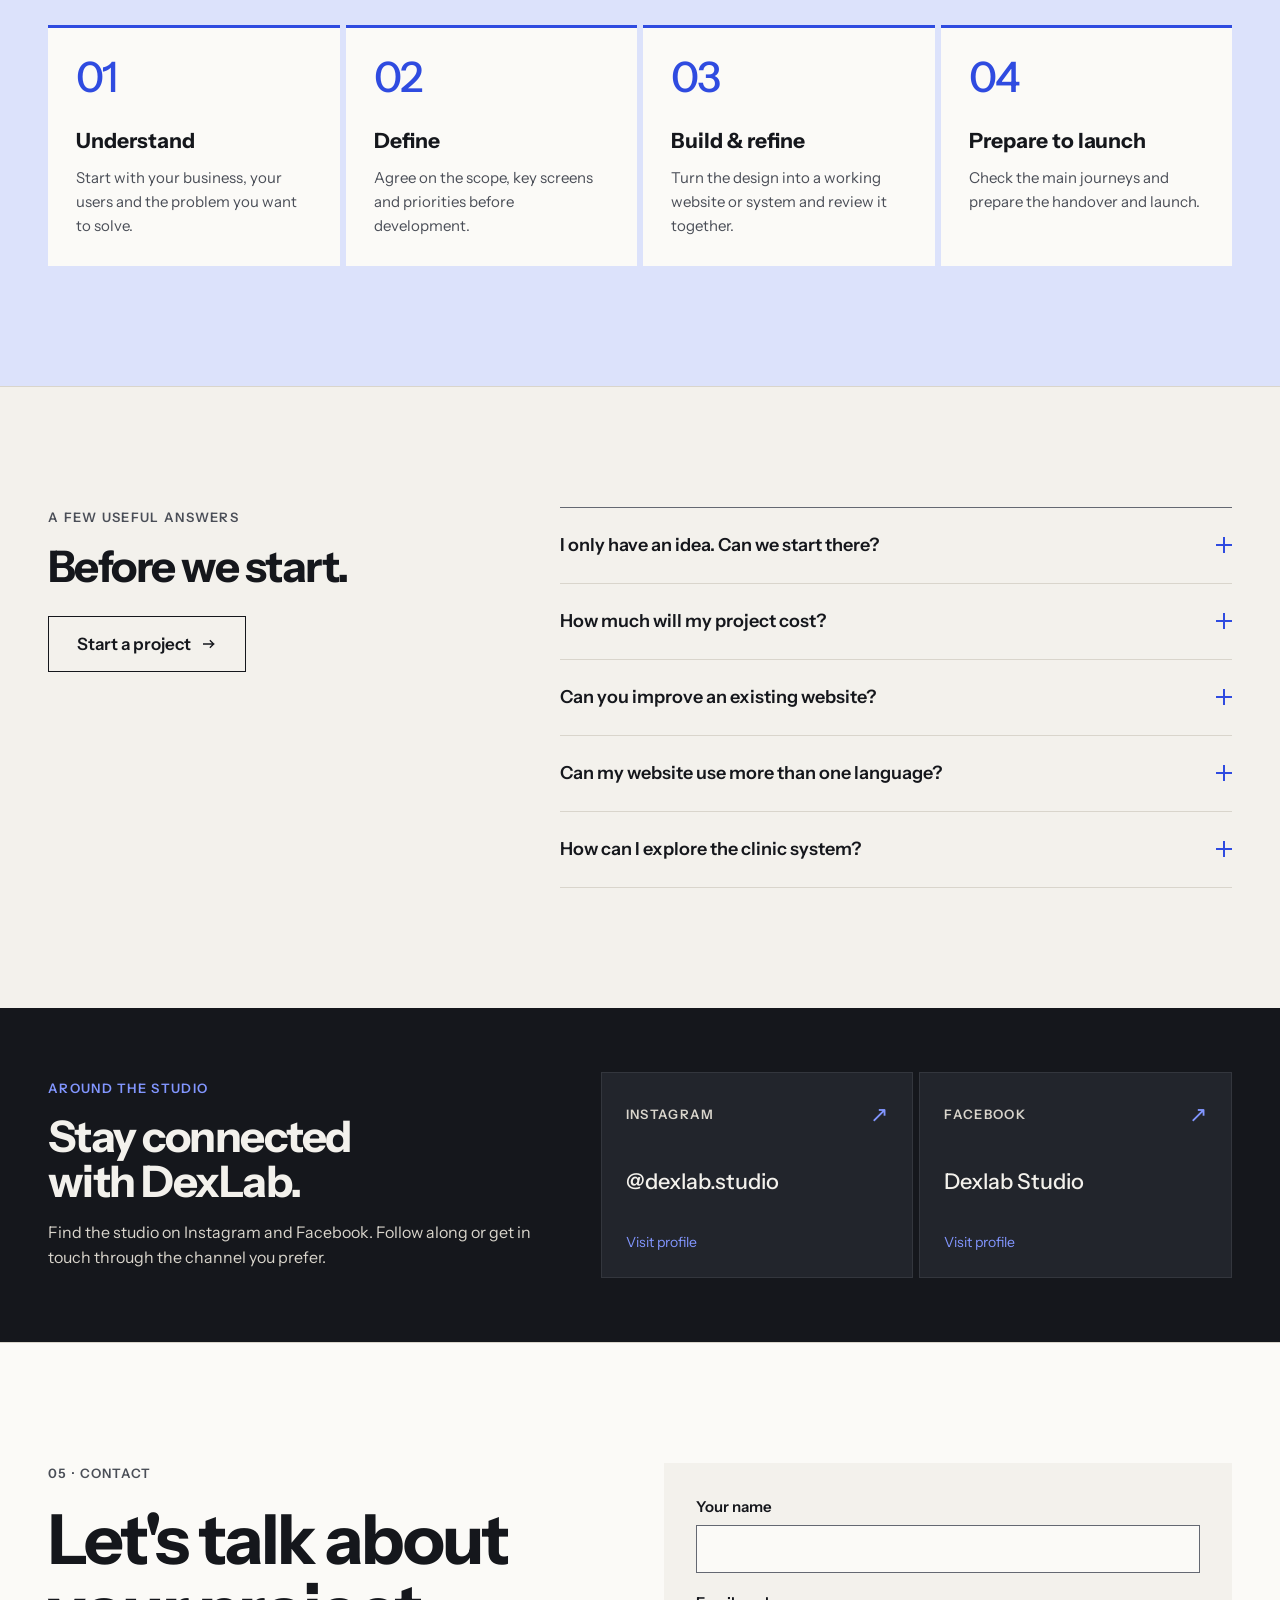
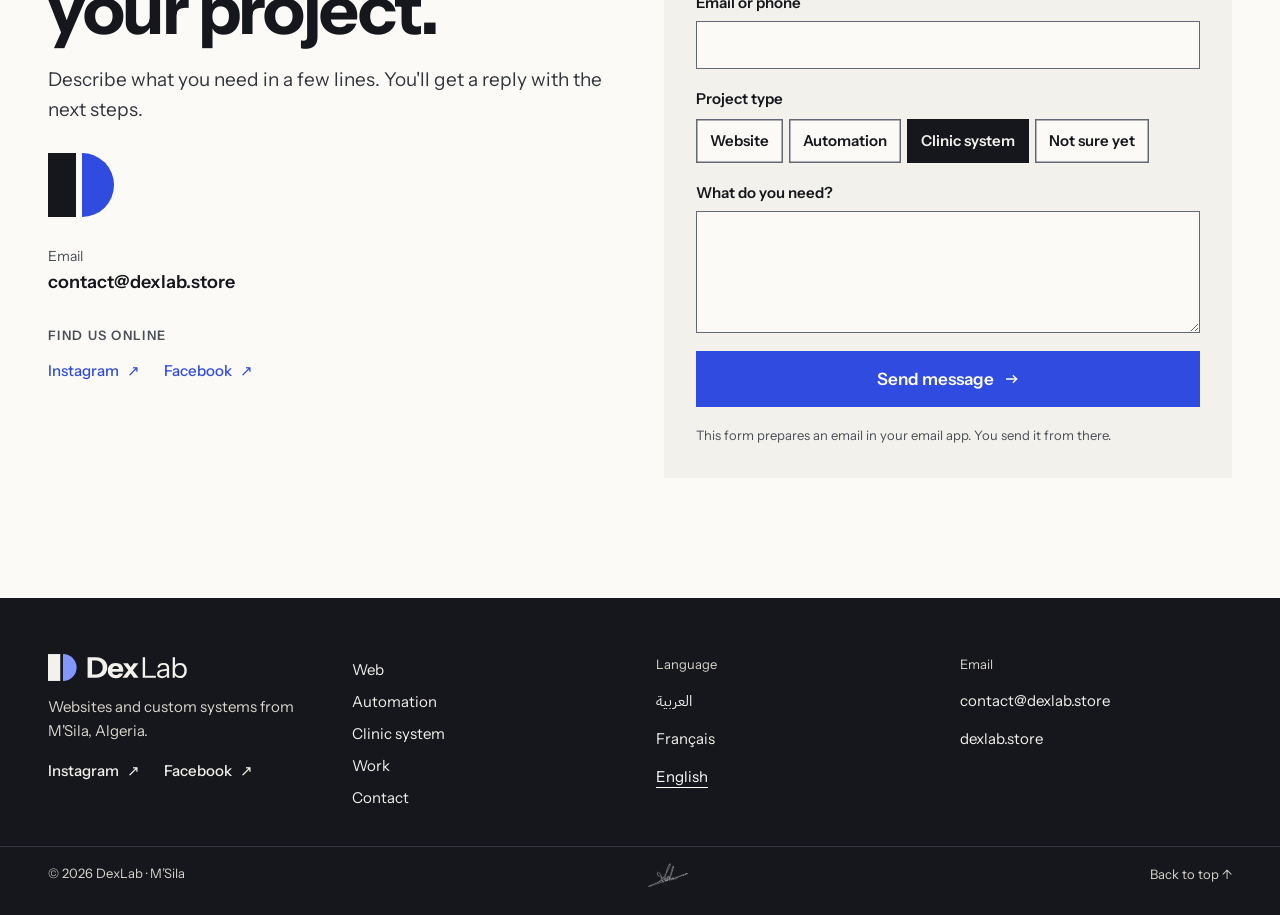
<file: en/index.html>
<!doctype html>
<html lang="en" dir="ltr" class="no-js">
<head>
<meta charset="utf-8">
<meta name="viewport" content="width=device-width,initial-scale=1,viewport-fit=cover">
<title>DexLab · Websites and custom systems in M&#x27;Sila</title>
<meta name="description" content="DexLab designs and builds websites, order pages, admin panels and custom management tools, including a management system for private clinics in M&#x27;Sila.">
<meta name="theme-color" content="#F3F1EC">
<link rel="canonical" href="https://dexlab.store/en/">
<link rel="alternate" hreflang="ar" href="https://dexlab.store/ar/">
<link rel="alternate" hreflang="fr" href="https://dexlab.store/fr/">
<link rel="alternate" hreflang="en" href="https://dexlab.store/en/">
<link rel="alternate" hreflang="x-default" href="https://dexlab.store/fr/">
<meta property="og:type" content="website">
<meta property="og:site_name" content="DexLab">
<meta property="og:title" content="DexLab · Websites and custom systems in M&#x27;Sila">
<meta property="og:description" content="DexLab designs and builds websites, order pages, admin panels and custom management tools, including a management system for private clinics in M&#x27;Sila.">
<meta property="og:url" content="https://dexlab.store/en/">
<meta property="og:image" content="https://dexlab.store/assets/img/og-en.png">
<meta property="og:image:width" content="1200"><meta property="og:image:height" content="630">
<meta name="twitter:card" content="summary_large_image">
<link rel="icon" href="/favicon.svg" type="image/svg+xml">
<link rel="icon" href="/favicon.ico" sizes="any">
<link rel="apple-touch-icon" href="/assets/img/apple-touch-icon.png">
<link rel="manifest" href="/site.webmanifest">
<link rel="preload" href="/assets/fonts/instrument-sans-latin-700-normal.woff2" as="font" type="font/woff2" crossorigin>
<link rel="stylesheet" href="/assets/css/site.css?v=4c4b911f4ede">
<script>if(!matchMedia("(prefers-reduced-motion: reduce)").matches)document.documentElement.classList.add("play");</script>
</head>
<body>
<a class="skip" href="#main">Skip to content</a>
<div class="progress" aria-hidden="true"><span></span></div>

<header class="site-head">
<div class="wrap head-row">
<a class="brand" href="/en/" dir="ltr" aria-label="DexLab"><img src="/assets/img/logo.svg" alt="DexLab" width="136" height="27"></a>
<nav class="nav" aria-label="Main navigation"><a href="#web">Web</a><a href="#automation">Automation</a><a href="#clinic">Clinic system</a><a href="#work">Work</a><a href="#contact">Contact</a></nav>
<div class="head-end">
<button type="button" class="lang-btn" aria-haspopup="true" aria-expanded="false" aria-controls="lang-list" aria-label="Language">
<svg width="18" height="18" viewBox="0 0 24 24" fill="none" stroke="currentColor" stroke-width="1.75" aria-hidden="true"><circle cx="12" cy="12" r="9"/><path d="M3 12h18M12 3c3 3 3 15 0 18M12 3c-3 3-3 15 0 18"/></svg>
<span class="full">English</span><span class="short">EN</span>
<svg class="chev" width="12" height="12" viewBox="0 0 12 12" aria-hidden="true"><path d="M2 4l4 4 4-4" fill="none" stroke="currentColor" stroke-width="1.6"/></svg>
</button>
<div class="lang-list" id="lang-list" role="group" aria-label="Language"><a href="/ar/" lang="ar" hreflang="ar" data-lang="ar">العربية</a><a href="/fr/" lang="fr" hreflang="fr" data-lang="fr">Français</a><a href="/en/" lang="en" hreflang="en" data-lang="en" aria-current="true">English</a></div>
<a class="btn btn-ink" href="#contact">Start a project</a>
<button type="button" class="menu-btn" aria-expanded="false" aria-controls="mobile-menu" aria-label="Open menu" data-open="Open menu" data-close="Close menu">
<svg class="bars" width="20" height="14" viewBox="0 0 20 14" aria-hidden="true"><path d="M0 1h20M0 7h20M0 13h20" stroke="#F3F1EC" stroke-width="2"/></svg>
<svg class="x" width="16" height="16" viewBox="0 0 16 16" aria-hidden="true"><path d="M2 2l12 12M14 2L2 14" stroke="#F3F1EC" stroke-width="2"/></svg>
</button>
</div>
</div>
<nav class="mobile-menu" id="mobile-menu" aria-label="Main navigation">
<a class="m-link" href="#web">Web</a><a class="m-link" href="#automation">Automation</a><a class="m-link" href="#clinic">Clinic system</a><a class="m-link" href="#work">Work</a><a class="m-link" href="#contact">Contact</a>
<span class="small">Language</span>
<div class="seg"><a href="/ar/" lang="ar" hreflang="ar" data-lang="ar">العربية</a><a href="/fr/" lang="fr" hreflang="fr" data-lang="fr">Français</a><a href="/en/" lang="en" hreflang="en" data-lang="en" aria-current="true">English</a></div>
<a class="btn btn-pri" href="#contact">Start a project</a>
</nav>
</header>

<main id="main">
<section class="wrap hero" id="top">
<div class="hero-copy">
<a class="chip-link" href="#clinic"><span class="tag">CLINICS</span><span>Management system for doctors</span><svg width="14" height="14" viewBox="0 0 24 24" fill="none" stroke="currentColor" stroke-width="2" stroke-linecap="square" aria-hidden="true"><path d="M4 12h15M14 7l5 5-5 5"/></svg></a>
<h1><span class="w">Websites</span> <span class="w">and</span> <span class="w">systems,</span> <span class="w">built</span> <span class="w">to</span> <span class="w">fit</span> <span class="w">your</span> <span class="w">business.</span></h1>
<p class="lead">DexLab designs and builds websites, order pages, admin panels and custom management tools, for businesses that want less paperwork and more clarity.</p>
<div class="actions"><a class="btn btn-pri" href="#contact">Start a project<svg class="arrow" width="16" height="16" viewBox="0 0 24 24" fill="none" stroke="currentColor" stroke-width="2" stroke-linecap="square" aria-hidden="true"><path d="M4 12h15M14 7l5 5-5 5"/></svg></a><a class="btn btn-sec" href="#work">See the work</a></div>
</div>
<button type="button" class="motif" dir="ltr" aria-label="Assemble again">
<span class="mod block" dir="ltr"><span>01 Websites</span></span>
<span class="mod disc" dir="ltr"><span>02 Systems</span></span>
<span class="chip c1" dir="ltr">Order page</span>
<span class="chip c2" dir="ltr">Admin panel</span>
<span class="chip c3" dir="ltr">Clinic system</span>
<span class="chip c4" dir="ltr">Workflow</span>
<span class="replay" dir="ltr" aria-hidden="true"><svg width="14" height="14" viewBox="0 0 24 24" fill="none" stroke="currentColor" stroke-width="2" aria-hidden="true"><path d="M4 12a8 8 0 1 0 3-6.2M4 4v5h5"/></svg>Assemble again</span>
</button>
</section>

<section class="starter" aria-labelledby="starter-heading">
<div class="wrap sec-in">
<div class="starter-heading"><div><span class="label">Built around your business</span><h2 id="starter-heading">What would you like to build?</h2></div><p>Choose a starting point. We’ll help define the rest.</p></div>
<div class="starter-grid"><a class="starter-card rv" href="#contact" data-project="web" style="--i:0"><span class="starter-top"><span class="num">01</span><svg width="28" height="28" viewBox="0 0 24 24" fill="none" stroke="currentColor" stroke-width="1.75" stroke-linecap="square" aria-hidden="true"><path d="M3 4h18v16H3zM3 9h18"/></svg></span><h3>A presence that works for you</h3><p>Introduce your business, launch an offer or take orders online.</p><span class="starter-tags">Websites · Landing pages · Order pages</span><span class="starter-action">Discuss this project<svg class="arrow" width="16" height="16" viewBox="0 0 24 24" fill="none" stroke="currentColor" stroke-width="2" stroke-linecap="square" aria-hidden="true"><path d="M4 12h15M14 7l5 5-5 5"/></svg></span></a><a class="starter-card rv" href="#contact" data-project="automation" style="--i:1"><span class="starter-top"><span class="num">02</span><svg width="28" height="28" viewBox="0 0 24 24" fill="none" stroke="currentColor" stroke-width="1.75" stroke-linecap="square" aria-hidden="true"><path d="M3 3h7v18H3zM13 3h3a5 5 0 0 1 0 10h-3zM13 17h8"/></svg></span><h3>A clearer way to work</h3><p>Bring scattered tasks, orders and follow-ups into one place.</p><span class="starter-tags">Workflows · Management tools · Admin panels</span><span class="starter-action">Discuss this project<svg class="arrow" width="16" height="16" viewBox="0 0 24 24" fill="none" stroke="currentColor" stroke-width="2" stroke-linecap="square" aria-hidden="true"><path d="M4 12h15M14 7l5 5-5 5"/></svg></span></a><a class="starter-card rv" href="#contact" data-project="clinic" style="--i:2"><span class="starter-top"><span class="num">03</span><svg width="28" height="28" viewBox="0 0 24 24" fill="none" stroke="currentColor" stroke-width="1.75" stroke-linecap="square" aria-hidden="true"><path d="M3 5h18v16H3zM3 10h18M8 3v4M16 3v4M8 14h3v3H8z"/></svg></span><h3>A more organized clinic</h3><p>Connect the appointment, the patient file and the consultation.</p><span class="starter-tags">Patients · Appointments · Prescriptions</span><span class="starter-action">Discuss this project<svg class="arrow" width="16" height="16" viewBox="0 0 24 24" fill="none" stroke="currentColor" stroke-width="2" stroke-linecap="square" aria-hidden="true"><path d="M4 12h15M14 7l5 5-5 5"/></svg></span></a></div>
</div>
</section>

<section class="sec" id="web">
<div class="wrap sec-in">
<div class="sec-head rv"><div><span class="label">01 · Web development</span><h2 class="h2">Websites that explain, sell and take orders.</h2></div><p class="lead">From a one-page presence to a full admin panel, each site is built for your customers&#x27; phones first, in the languages they read.</p></div>
<div class="cards"><article class="card rv" style="--i:0"><span class="num">01</span><svg width="32" height="32" viewBox="0 0 24 24" fill="none" stroke="currentColor" stroke-width="1.75" stroke-linecap="square" aria-hidden="true"><path d="M3 4h18v16H3zM3 9h18"/></svg><h3>Websites</h3><p>Present your business, services and contact details clearly.</p></article><article class="card rv" style="--i:1"><span class="num">02</span><svg width="32" height="32" viewBox="0 0 24 24" fill="none" stroke="currentColor" stroke-width="1.75" stroke-linecap="square" aria-hidden="true"><path d="M4 4h16v16H4zM8 9h8M8 13h5M8 17h3"/></svg><h3>Landing pages</h3><p>One offer, one page, one action, for a campaign or a launch.</p></article><article class="card rv" style="--i:2"><span class="num">03</span><svg width="32" height="32" viewBox="0 0 24 24" fill="none" stroke="currentColor" stroke-width="1.75" stroke-linecap="square" aria-hidden="true"><path d="M5 4h14v16H5zM8.5 9l1.5 1.5L13 7.5M8.5 15h7"/></svg><h3>Order pages</h3><p>Customers choose products and send an order without a phone call.</p></article><article class="card rv" style="--i:3"><span class="num">04</span><svg width="32" height="32" viewBox="0 0 24 24" fill="none" stroke="currentColor" stroke-width="1.75" stroke-linecap="square" aria-hidden="true"><path d="M3 3h7v18H3zM13 3h3a5 5 0 0 1 0 10h-3zM13 17h8"/></svg><h3>Admin panels</h3><p>Manage orders, content and customers from one private dashboard.</p></article></div>
</div>
</section>

<section class="sec dark" id="automation">
<div class="wrap sec-in">
<div class="sec-head rv"><div><span class="label">02 · Automation systems</span><h2 class="h2">Less copying, fewer forgotten tasks.</h2></div><p class="lead">We map how your work moves today, then build a tool that keeps it in one place.</p></div>
<div class="ba">
<div class="before"><span class="k">Before</span><div class="note"><svg width="20" height="20" viewBox="0 0 24 24" fill="none" stroke="currentColor" stroke-width="1.75" stroke-linecap="square" aria-hidden="true"><path d="M5 3h5l2 5-3 2a11 11 0 0 0 5 5l2-3 5 2v5a2 2 0 0 1-2 2A17 17 0 0 1 3 5a2 2 0 0 1 2-2"/></svg><span>Orders taken by phone and written in a notebook</span></div><div class="note"><svg width="20" height="20" viewBox="0 0 24 24" fill="none" stroke="currentColor" stroke-width="1.75" stroke-linecap="square" aria-hidden="true"><path d="M3 4h18v16H3zM3 10h18M3 15h18M9 4v16"/></svg><span>The same details copied again into a spreadsheet</span></div><div class="note"><svg width="20" height="20" viewBox="0 0 24 24" fill="none" stroke="currentColor" stroke-width="1.75" stroke-linecap="square" aria-hidden="true"><path d="M12 3a9 9 0 1 1 0 18a9 9 0 1 1 0-18M12 7v5l3 3"/></svg><span>Follow-ups depend on memory</span></div></div>
<div class="after"><span class="k"><svg class="arrow" width="16" height="16" viewBox="0 0 24 24" fill="none" stroke="currentColor" stroke-width="2" stroke-linecap="square" aria-hidden="true"><path d="M4 12h15M14 7l5 5-5 5"/></svg>After</span><ul><li style="--i:0"><svg width="20" height="20" viewBox="0 0 24 24" fill="none" stroke="currentColor" stroke-width="2.25" stroke-linecap="square" aria-hidden="true"><path d="M5 12.5l4.5 4.5L19 7.5"/></svg><span>Each request entered once, in one place</span></li><li style="--i:1"><svg width="20" height="20" viewBox="0 0 24 24" fill="none" stroke="currentColor" stroke-width="2.25" stroke-linecap="square" aria-hidden="true"><path d="M5 12.5l4.5 4.5L19 7.5"/></svg><span>Everyone sees the status of each request</span></li><li style="--i:2"><svg width="20" height="20" viewBox="0 0 24 24" fill="none" stroke="currentColor" stroke-width="2.25" stroke-linecap="square" aria-hidden="true"><path d="M5 12.5l4.5 4.5L19 7.5"/></svg><span>A daily list shows what needs follow-up</span></li></ul>
<div class="status-row"><span class="st st-info">New</span><span class="st st-warn">In progress</span><span class="st st-ok">Done</span></div></div>
</div>
</div>
</section>

<section class="sec clinic" id="clinic">
<div class="wrap sec-in">
<div class="clinic-copy">
<span class="badge">03 · Flagship product</span>
<h2 class="h2 rv">A management system for private doctors and clinics in M&#x27;Sila.</h2>
<p class="lead rv">Patients, appointments, consultations, prescriptions and billing in one web application, with your clinic&#x27;s own logo on printed documents.</p>
<ul class="mods"><li class="rv" style="--i:0"><svg width="24" height="24" viewBox="0 0 24 24" fill="none" stroke="currentColor" stroke-width="1.75" stroke-linecap="square" aria-hidden="true"><path d="M12 4a4 4 0 1 1 0 8a4 4 0 1 1 0-8M4 21v-1a6 6 0 0 1 6-6h4a6 6 0 0 1 6 6v1"/></svg><b>Patients</b><span>Records and visit history in one file.</span></li><li class="rv" style="--i:1"><svg width="24" height="24" viewBox="0 0 24 24" fill="none" stroke="currentColor" stroke-width="1.75" stroke-linecap="square" aria-hidden="true"><path d="M3 5h18v16H3zM3 10h18M8 3v4M16 3v4M8 14h3v3H8z"/></svg><b>Appointments</b><span>Daily agenda for the doctor and the front desk.</span></li><li class="rv" style="--i:2"><svg width="24" height="24" viewBox="0 0 24 24" fill="none" stroke="currentColor" stroke-width="1.75" stroke-linecap="square" aria-hidden="true"><path d="M5 3h14v18H5zM8 8h8M8 12h8M8 16h5"/></svg><b>Consultations</b><span>Notes from each visit, linked to the patient.</span></li><li class="rv" style="--i:3"><svg width="24" height="24" viewBox="0 0 24 24" fill="none" stroke="currentColor" stroke-width="1.75" stroke-linecap="square" aria-hidden="true"><path d="M6 3h9l4 4v14H6zM9 11h7M9 15h7"/></svg><b>Prescriptions</b><span>Prepared and printed with your letterhead.</span></li><li class="rv" style="--i:4"><svg width="24" height="24" viewBox="0 0 24 24" fill="none" stroke="currentColor" stroke-width="1.75" stroke-linecap="square" aria-hidden="true"><path d="M5 3h14v18l-3-2-2 2-2-2-2 2-2-2-3 2zM9 8h6M9 12h6"/></svg><b>Billing</b><span>Fees recorded and receipts printed.</span></li></ul>
<div class="actions"><a class="btn btn-pri" href="#contact" data-project="clinic">Request a demo<svg class="arrow" width="16" height="16" viewBox="0 0 24 24" fill="none" stroke="currentColor" stroke-width="2" stroke-linecap="square" aria-hidden="true"><path d="M4 12h15M14 7l5 5-5 5"/></svg></a></div>
</div>
<figure class="rv">
<div class="screen-wrap" dir="ltr" tabindex="0" role="region" aria-label="Illustrative application screen">
<div class="screen" dir="ltr" lang="en">
<div class="top"><span class="logo-ph">LOGO</span><b>Cabinet [Nom du cabinet]</b><span class="doc">Dr [Nom]</span></div>
<div class="side"><span class="on">Agenda</span><span>Patients</span><span>Consultations</span><span>Prescriptions</span><span>Billing</span></div>
<div class="main">
<div class="main-h"><b>Today&#x27;s agenda</b><span class="new">+ Appointment</span></div>
<div><div class="tr th"><span>Time</span><span>Patient</span><span>Reason</span><span>Status</span></div><div class="tr"><span class="time">09:00</span><span>[Patient A]</span><span class="reason">Consultation</span><button type="button" class="stbtn s1" data-s="1" data-labels="[&quot;Scheduled&quot;, &quot;Arrived&quot;, &quot;In consultation&quot;, &quot;Done&quot;]">Arrived</button></div><div class="tr"><span class="time">09:30</span><span>[Patient B]</span><span class="reason">Follow-up</span><button type="button" class="stbtn s0" data-s="0" data-labels="[&quot;Scheduled&quot;, &quot;Arrived&quot;, &quot;In consultation&quot;, &quot;Done&quot;]">Scheduled</button></div><div class="tr"><span class="time">10:15</span><span>[Patient C]</span><span class="reason">First visit</span><button type="button" class="stbtn s0" data-s="0" data-labels="[&quot;Scheduled&quot;, &quot;Arrived&quot;, &quot;In consultation&quot;, &quot;Done&quot;]">Scheduled</button></div><div class="tr"><span class="time">11:00</span><span>[Patient D]</span><span class="reason">Consultation</span><button type="button" class="stbtn s0" data-s="0" data-labels="[&quot;Scheduled&quot;, &quot;Arrived&quot;, &quot;In consultation&quot;, &quot;Done&quot;]">Scheduled</button></div></div>
<div class="tabs"><div class="tab"><span>Record</span><i class="bar" style="width:70%"></i><i class="bar2"></i></div><div class="tab"><span>Prescription</span><i class="bar" style="width:55%"></i><i class="bar2"></i></div><div class="tab"><span>Receipt</span><i class="bar" style="width:40%"></i><i class="bar2"></i></div></div>
</div>
</div>
</div>
<figcaption><span class="try">Tap a status to move it forward.</span>Illustrative screen. Inside the app, the clinic&#x27;s own logo and colours replace DexLab&#x27;s.</figcaption>
</figure>
</div>
</section>

<section class="sec" id="work">
<div class="wrap sec-in">
<div class="work-head rv"><div><span class="label">04 · Selected work</span><h2 class="h2">Recent projects</h2></div><span class="side-note">Two projects, two different worlds. Explore the live websites.</span></div>
<div class="projects"><a class="project project-link rv" href="https://3kee.site/" target="_blank" rel="noopener noreferrer" style="--i:0" aria-label="3kee.site — Visit website (opens in a new tab)"><div class="project-cover"><img src="/assets/img/projects/3kee-cover.svg?v=b8df659c386f" alt="3kee project cover featuring the original barber portrait" width="1600" height="1000" loading="lazy" decoding="async"></div><div class="p-body"><div class="tags"><span>Barbershop · Website · Booking</span></div><h3 lang="en" dir="ltr">3kee.site</h3><p>A distinctive barbershop website with online booking and a private management area.</p><span class="project-visit"><bdi dir="ltr" class="ltr">3kee.site</bdi><span>Visit website ↗</span></span></div></a><a class="project project-link rv" href="https://elearningdz.com/" target="_blank" rel="noopener noreferrer" style="--i:1" aria-label="eLearning DZ — Visit website (opens in a new tab)"><div class="project-cover"><img src="/assets/img/projects/elearningdz-cover.svg?v=f85b2e7f41a6" alt="eLearning DZ project cover with books and a search illustration" width="1600" height="1000" loading="lazy" decoding="async"></div><div class="p-body"><div class="tags"><span>Education · Search · Student tools</span></div><h3 lang="en" dir="ltr">eLearning DZ</h3><p>An educational resource platform for Algeria, with exam search, grade calculators and university guidance.</p><span class="project-visit"><bdi dir="ltr" class="ltr">elearningdz.com</bdi><span>Visit website ↗</span></span></div></a></div>
</div>
</section>

<section class="sec process" id="process" aria-labelledby="process-heading">
<div class="wrap sec-in">
<div class="sec-head rv"><div><span class="label">How we work</span><h2 class="h2" id="process-heading">From your idea to a working tool.</h2></div><p class="lead">A clear path, with room to shape the details together.</p></div>
<ol class="process-grid"><li class="process-step rv" style="--i:0"><span class="step-number">01</span><h3>Understand</h3><p>Start with your business, your users and the problem you want to solve.</p></li><li class="process-step rv" style="--i:1"><span class="step-number">02</span><h3>Define</h3><p>Agree on the scope, key screens and priorities before development.</p></li><li class="process-step rv" style="--i:2"><span class="step-number">03</span><h3>Build &amp; refine</h3><p>Turn the design into a working website or system and review it together.</p></li><li class="process-step rv" style="--i:3"><span class="step-number">04</span><h3>Prepare to launch</h3><p>Check the main journeys and prepare the handover and launch.</p></li></ol>
</div>
</section>

<section class="sec faq" id="faq" aria-labelledby="faq-heading">
<div class="wrap faq-grid">
<div class="faq-heading"><span class="label">A few useful answers</span><h2 class="h2" id="faq-heading">Before we start.</h2><a class="btn btn-sec" href="#contact">Start a project<svg class="arrow" width="16" height="16" viewBox="0 0 24 24" fill="none" stroke="currentColor" stroke-width="2" stroke-linecap="square" aria-hidden="true"><path d="M4 12h15M14 7l5 5-5 5"/></svg></a></div>
<div class="faq-list"><details class="faq-item"><summary>I only have an idea. Can we start there?<span class="faq-mark" aria-hidden="true"></span></summary><p>Yes. Tell us who you want to reach and what you want to make easier. You do not need a technical specification to start a conversation.</p></details><details class="faq-item"><summary>How much will my project cost?<span class="faq-mark" aria-hidden="true"></span></summary><p>The scope comes first: pages, features, content and integrations. Share what you need so we can discuss a quote for your project.</p></details><details class="faq-item"><summary>Can you improve an existing website?<span class="faq-mark" aria-hidden="true"></span></summary><p>Share its link and explain what you want to change. We can review the current setup and discuss suitable improvements.</p></details><details class="faq-item"><summary>Can my website use more than one language?<span class="faq-mark" aria-hidden="true"></span></summary><p>Yes. We can plan Arabic, French and English versions, including a right-to-left Arabic layout. The languages and content are agreed for each project.</p></details><details class="faq-item"><summary>How can I explore the clinic system?<span class="faq-mark" aria-hidden="true"></span></summary><p>Choose “Clinic system” in the contact form to request a demonstration. The preview above is illustrative; the application is described in French and English.</p></details></div>
</div>
</section>

<section class="social-band" id="social" aria-labelledby="social-heading">
<div class="wrap social-layout">
<div class="social-copy"><span class="label">Around the studio</span><h2 class="h2" id="social-heading">Stay connected with DexLab.</h2><p>Find the studio on Instagram and Facebook. Follow along or get in touch through the channel you prefer.</p></div>
<div class="social-cards"><a class="social-card" href="https://www.instagram.com/dexlab.studio/" target="_blank" rel="noopener noreferrer" aria-label="Instagram — opens in a new tab"><span class="social-card-top"><span class="label" lang="en">Instagram</span><span aria-hidden="true">↗</span></span><b dir="ltr" class="ltr">@dexlab.studio</b><span class="social-action">Visit profile</span></a><a class="social-card" href="https://web.facebook.com/people/Dexlab-Studio/61596110937844/" target="_blank" rel="noopener noreferrer" aria-label="Facebook — opens in a new tab"><span class="social-card-top"><span class="label" lang="en">Facebook</span><span aria-hidden="true">↗</span></span><b dir="ltr" class="ltr">Dexlab Studio</b><span class="social-action">Visit profile</span></a></div>
</div>
</section>

<section class="sec contact" id="contact">
<div class="wrap sec-in">
<div class="contact-copy">
<span class="label">05 · Contact</span>
<h2>Let&#x27;s talk about your project.</h2>
<p class="lead">Describe what you need in a few lines. You&#x27;ll get a reply with the next steps.</p>
<div class="mini" aria-hidden="true"><span class="b"></span><span class="d"></span></div>
<dl><div><dt>Email</dt><dd><a href="mailto:contact@dexlab.store"><bdi dir="ltr" class="ltr">contact@dexlab.store</bdi></a></dd></div></dl>
<div class="contact-social"><span class="label">Find us online</span><div class="social-links"><a href="https://www.instagram.com/dexlab.studio/" target="_blank" rel="noopener noreferrer" aria-label="Instagram — opens in a new tab"><bdi lang="en">Instagram</bdi><span aria-hidden="true"> ↗</span></a><a href="https://web.facebook.com/people/Dexlab-Studio/61596110937844/" target="_blank" rel="noopener noreferrer" aria-label="Facebook — opens in a new tab"><bdi lang="en">Facebook</bdi><span aria-hidden="true"> ↗</span></a></div></div>
</div>
<form class="cform rv" novalidate data-to="contact@dexlab.store" data-subject="New project">
<p class="project-feedback" role="status" aria-live="polite" data-label="Project type selected:"></p>
<div class="field"><label for="f-name">Your name</label><input id="f-name" name="name" type="text" autocomplete="name" required></div>
<div class="field"><label for="f-reach">Email or phone</label><input id="f-reach" name="reach" type="text" class="ltr" dir="ltr" autocomplete="email" inputmode="email"></div>
<fieldset class="field" style="border:0;margin:0;padding:0"><legend class="lbl" style="padding:0;margin-bottom:8px">Project type</legend><div class="chips"><label><input type="radio" name="type" value="web"><span>Website</span></label><label><input type="radio" name="type" value="automation"><span>Automation</span></label><label><input type="radio" name="type" value="clinic" checked><span>Clinic system</span></label><label><input type="radio" name="type" value="unsure"><span>Not sure yet</span></label></div></fieldset>
<div class="field"><label for="f-msg">What do you need?</label><textarea id="f-msg" name="msg" rows="4" required></textarea></div>
<div class="msg err" role="alert" hidden>Please add your name and what you need.</div>
<div class="msg ok" role="status" hidden><svg width="20" height="20" viewBox="0 0 24 24" fill="none" stroke="currentColor" stroke-width="2.25" stroke-linecap="square" aria-hidden="true"><path d="M5 12.5l4.5 4.5L19 7.5"/></svg><span>Your email app is opening with the message ready. Just press send.</span></div>
<button type="submit" class="btn btn-pri">Send message<svg class="arrow" width="16" height="16" viewBox="0 0 24 24" fill="none" stroke="currentColor" stroke-width="2" stroke-linecap="square" aria-hidden="true"><path d="M4 12h15M14 7l5 5-5 5"/></svg></button>
<p class="form-note">This form prepares an email in your email app. You send it from there.</p>
</form>
</div>
</section>
</main>

<footer class="foot">
<div class="wrap foot-grid">
<div><span dir="ltr"><img src="/assets/img/logo-dark.svg" alt="DexLab" width="140" height="27"></span><span class="tag">Websites and custom systems from M&#x27;Sila, Algeria.</span><div class="social-links"><a href="https://www.instagram.com/dexlab.studio/" target="_blank" rel="noopener noreferrer" aria-label="Instagram — opens in a new tab"><bdi lang="en">Instagram</bdi><span aria-hidden="true"> ↗</span></a><a href="https://web.facebook.com/people/Dexlab-Studio/61596110937844/" target="_blank" rel="noopener noreferrer" aria-label="Facebook — opens in a new tab"><bdi lang="en">Facebook</bdi><span aria-hidden="true"> ↗</span></a></div></div>
<nav aria-label="Main navigation"><div><a class="f" href="#web">Web</a><a class="f" href="#automation">Automation</a><a class="f" href="#clinic">Clinic system</a><a class="f" href="#work">Work</a><a class="f" href="#contact">Contact</a></div></nav>
<div><span class="k">Language</span><a href="/ar/" lang="ar" hreflang="ar" data-lang="ar">العربية</a><a href="/fr/" lang="fr" hreflang="fr" data-lang="fr">Français</a><a href="/en/" lang="en" hreflang="en" data-lang="en" aria-current="true">English</a></div>
<div><span class="k">Email</span><a href="mailto:contact@dexlab.store"><bdi dir="ltr" class="ltr">contact@dexlab.store</bdi></a><a href="https://dexlab.store" dir="ltr" class="ltr">dexlab.store</a></div>
</div>
<div class="wrap foot-bottom"><span dir="ltr" class="ltr">© <span data-year>2026</span> DexLab · M’Sila</span><img class="creator-signature" src="/assets/img/signature.png?v=2c134771c7b8" alt="Developer signature" width="48" height="24" loading="lazy" decoding="async"><a href="#top">Back to top ↑</a></div>
</footer>
<script src="/assets/js/site.js?v=782468ca4c55" defer></script>
</body>
</html>
</file>
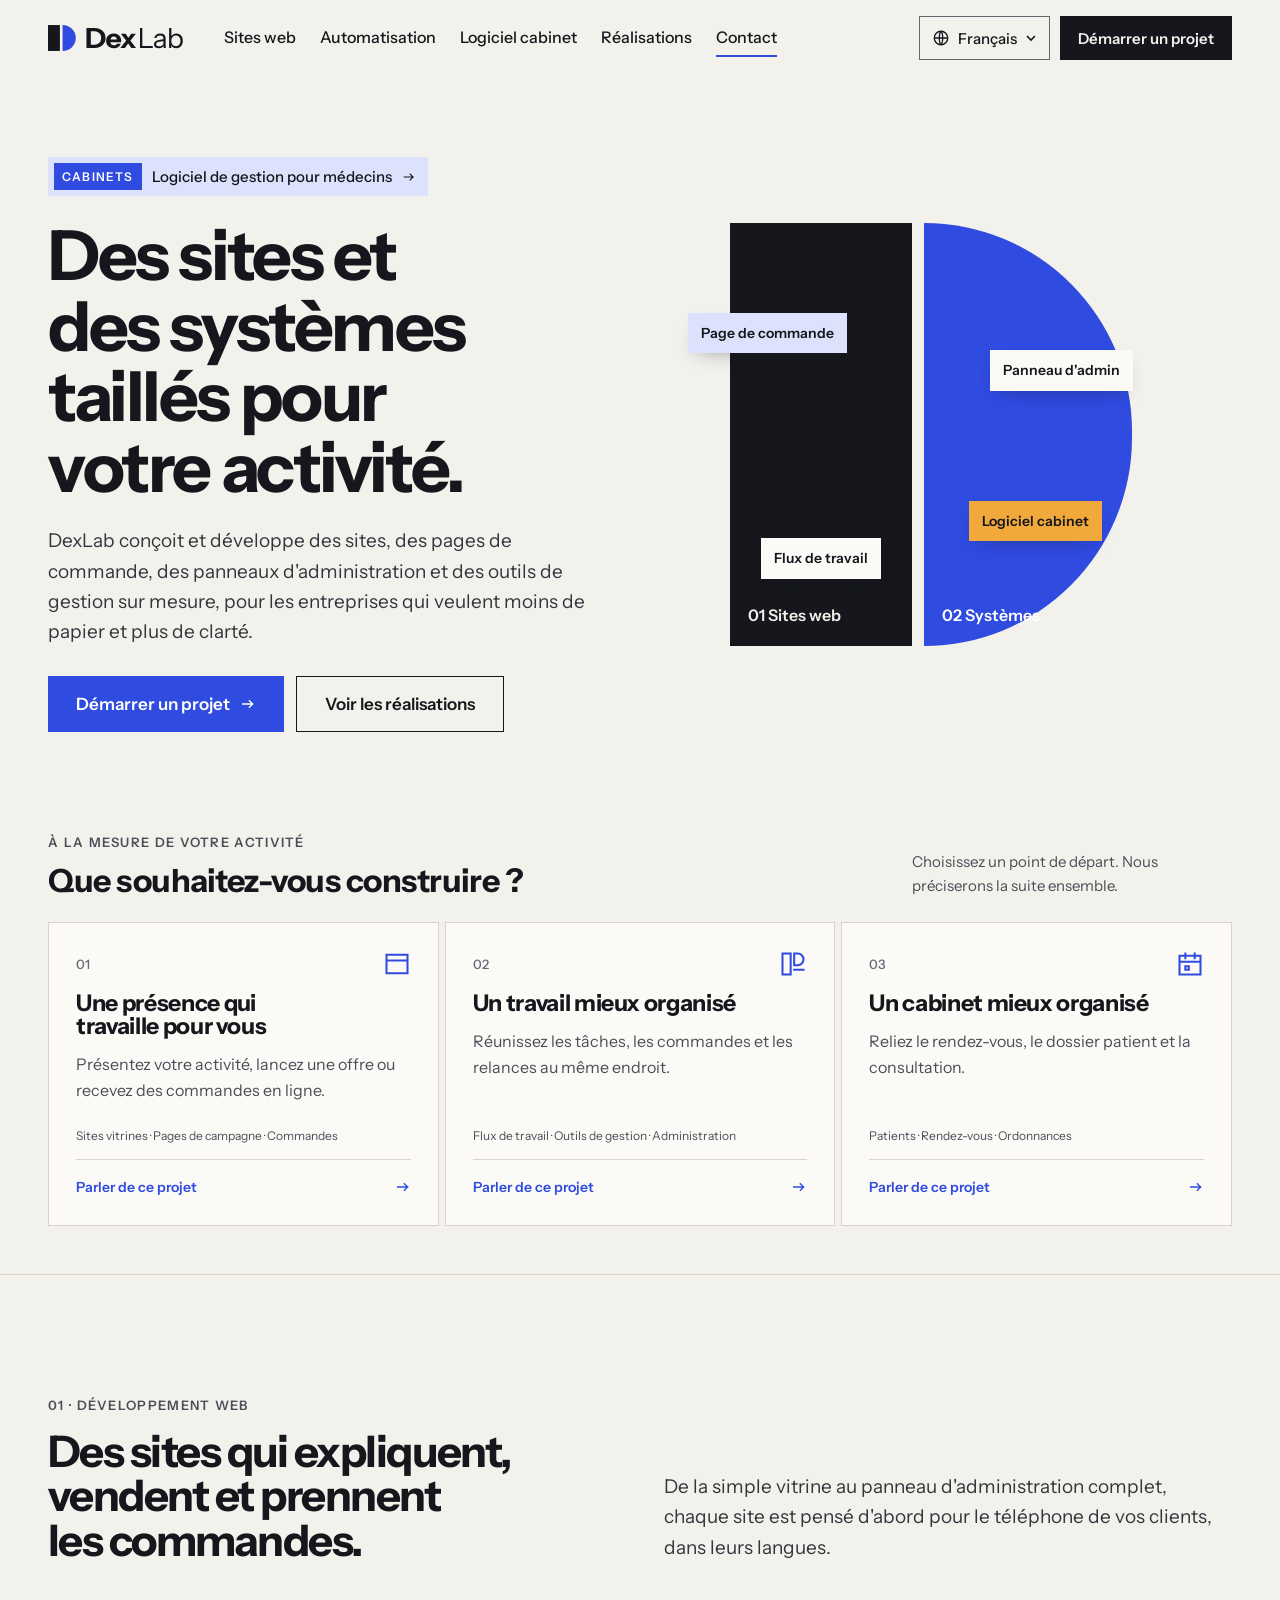
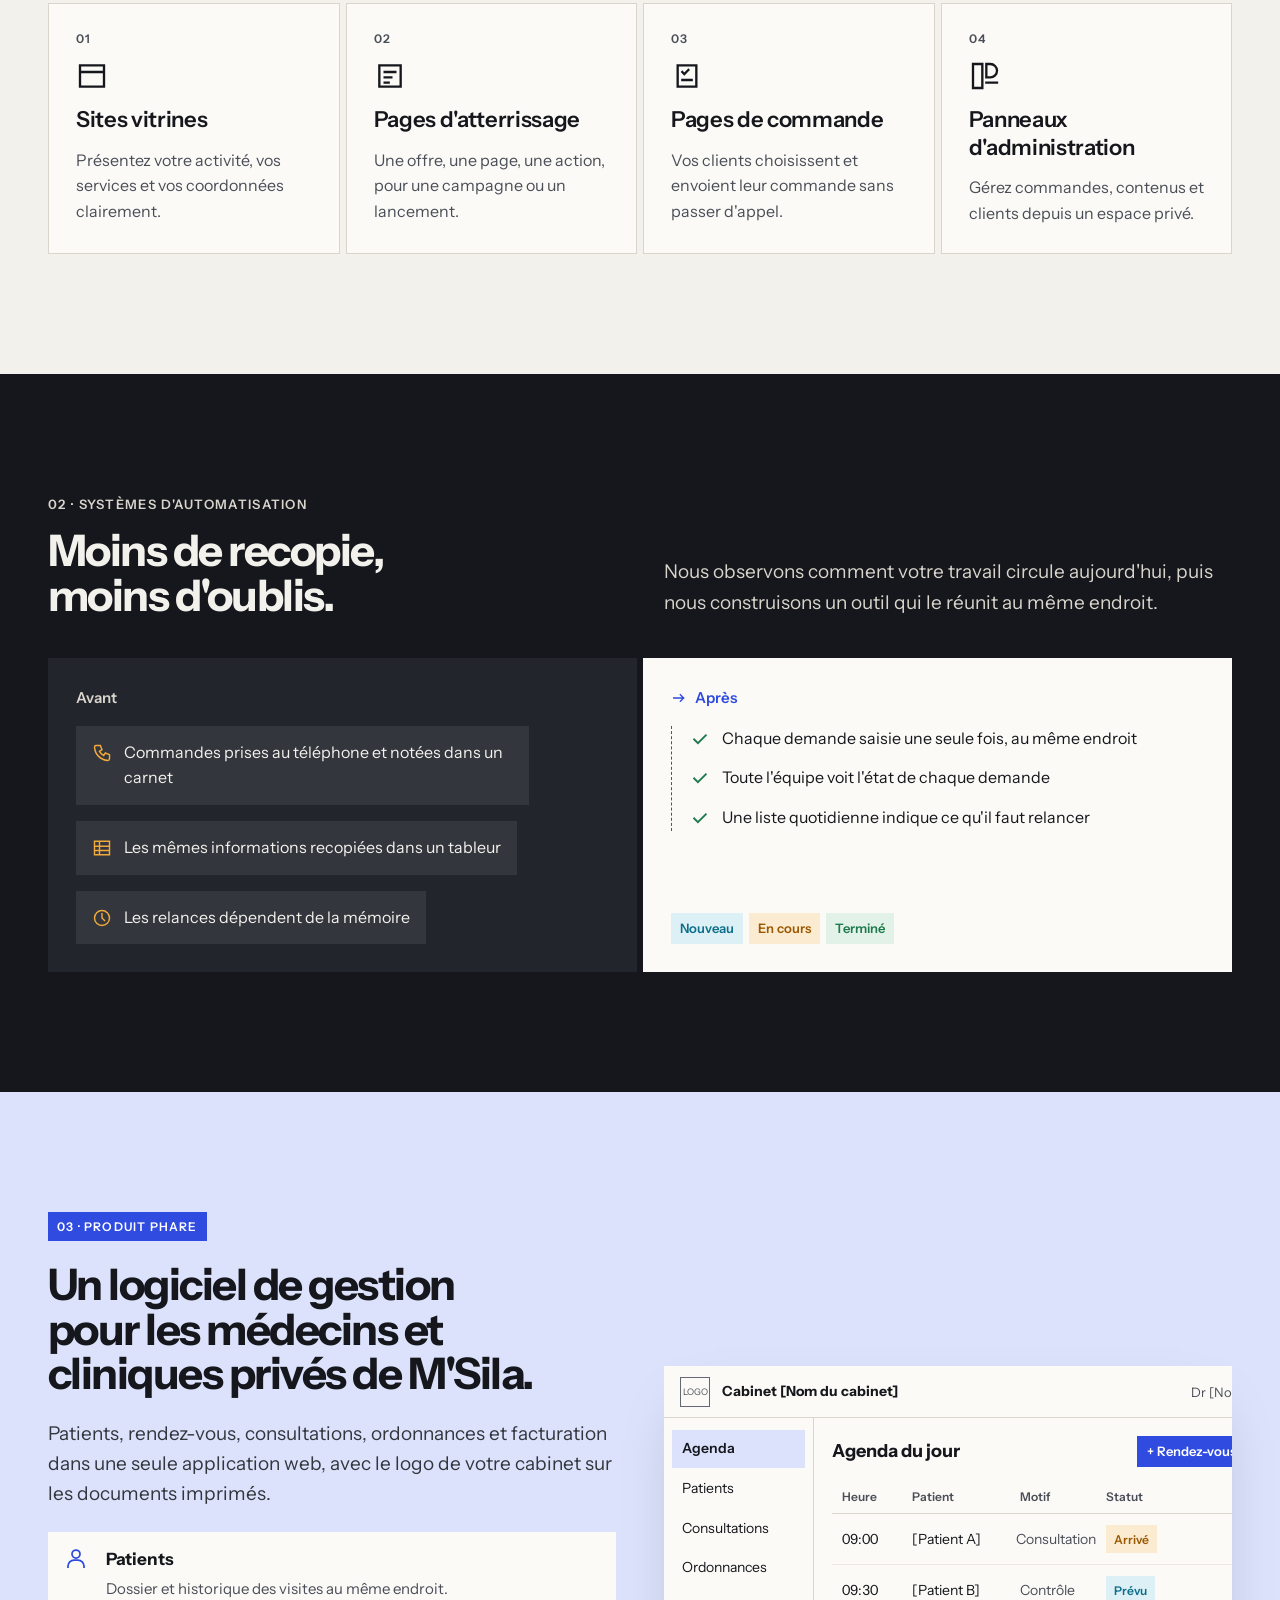
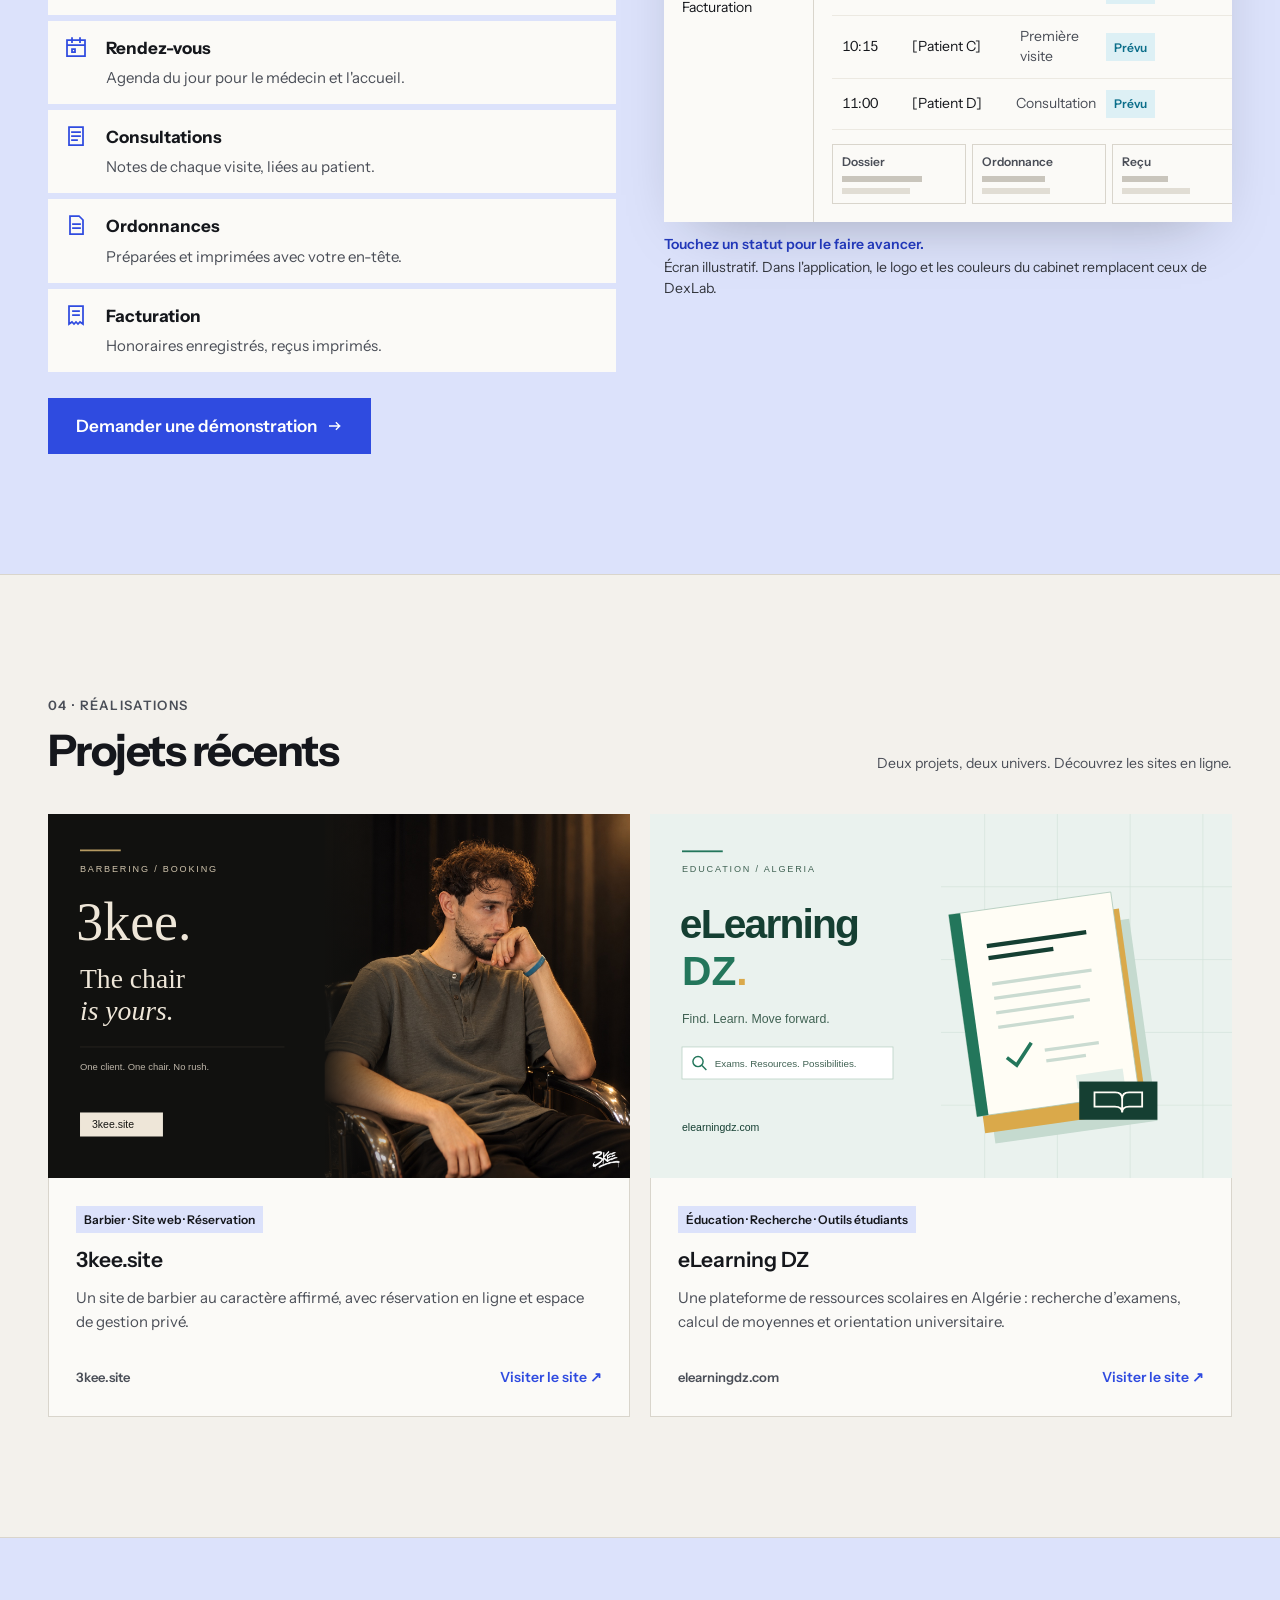
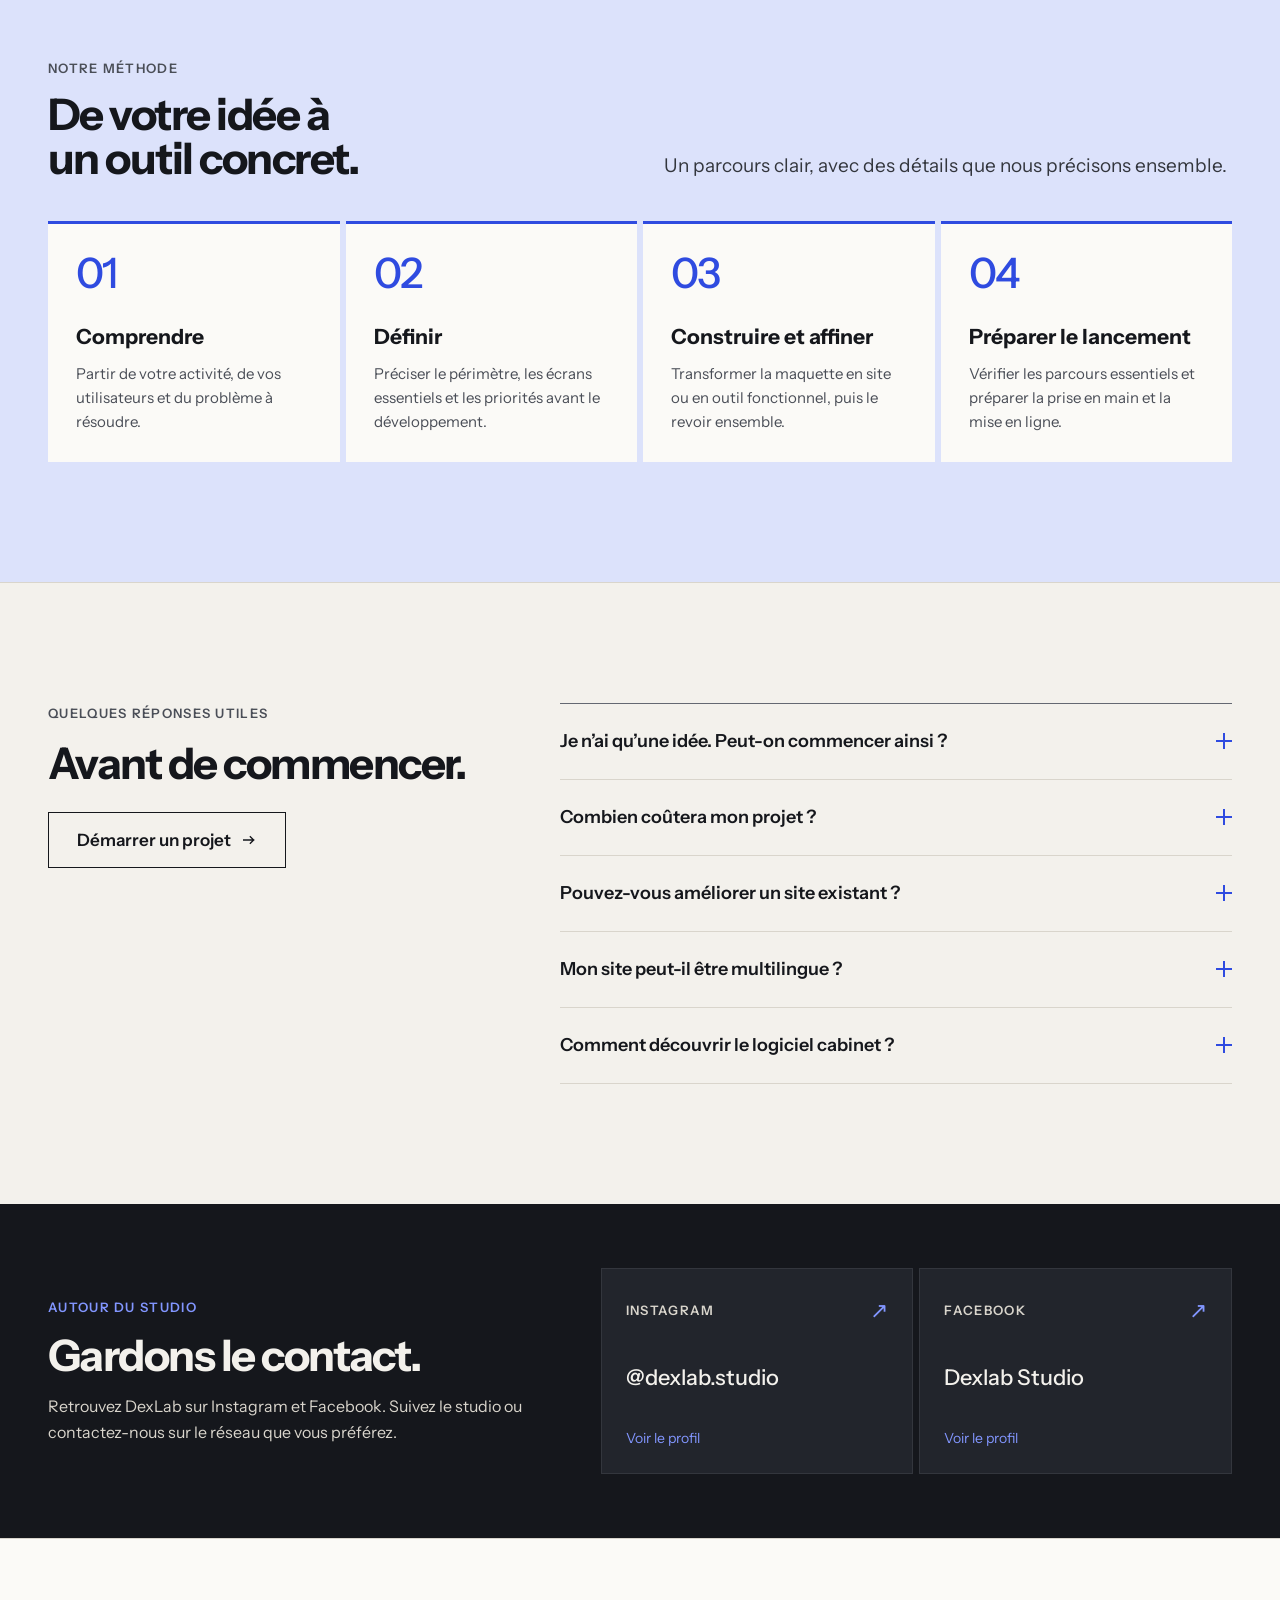
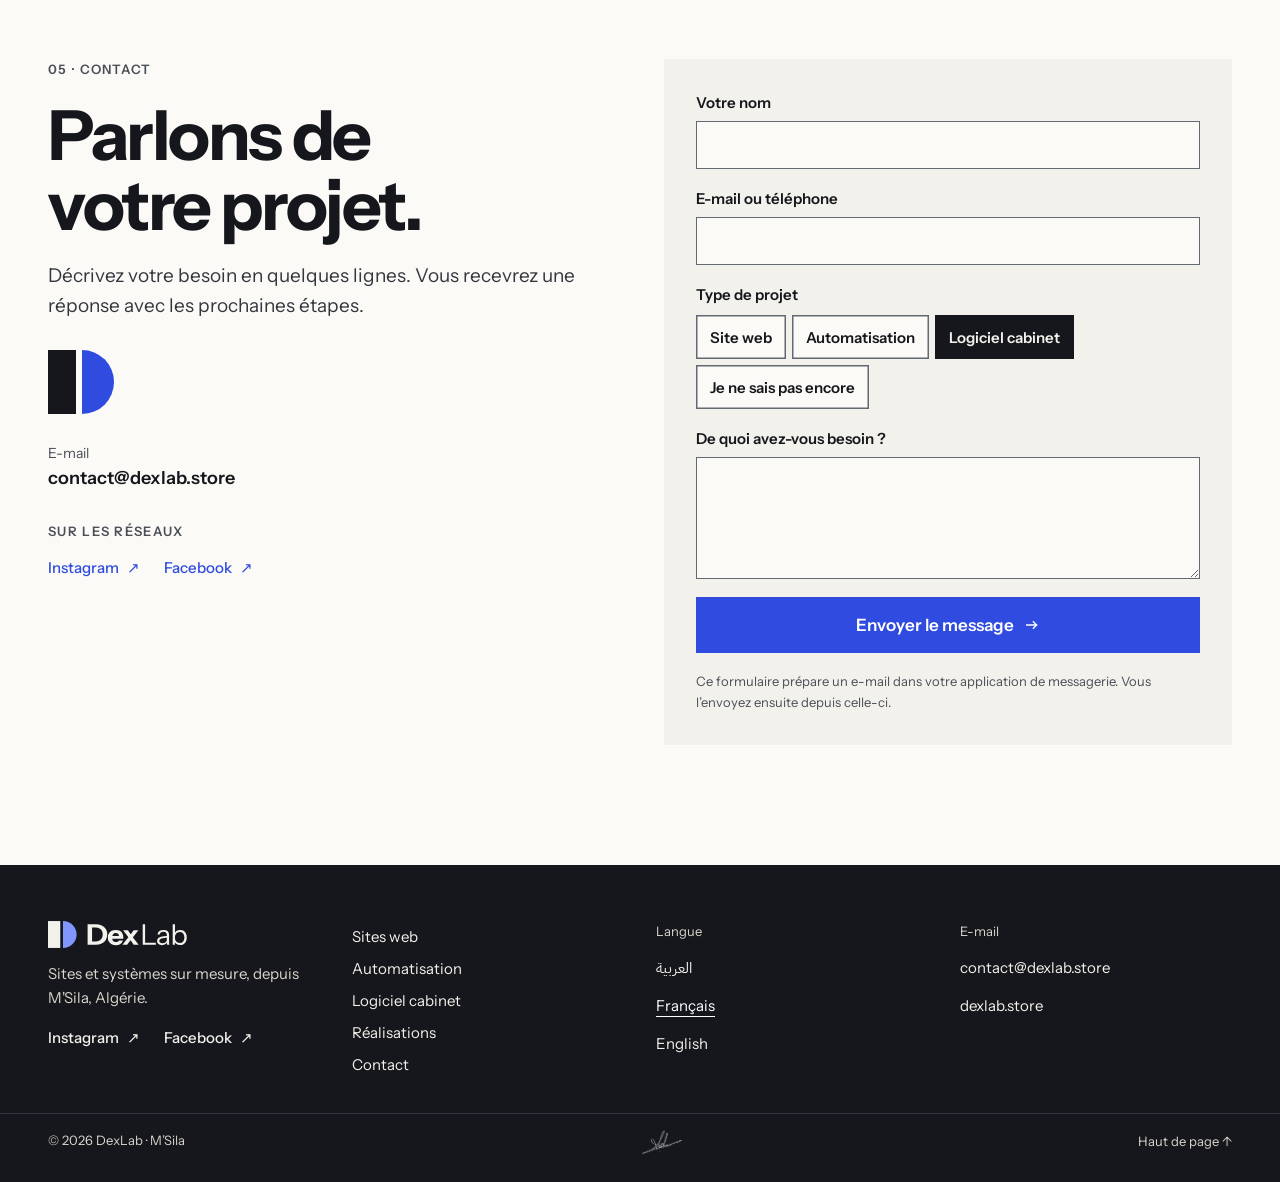
<file: fr/index.html>
<!doctype html>
<html lang="fr" dir="ltr" class="no-js">
<head>
<meta charset="utf-8">
<meta name="viewport" content="width=device-width,initial-scale=1,viewport-fit=cover">
<title>DexLab · Sites web et systèmes sur mesure à M&#x27;Sila</title>
<meta name="description" content="DexLab conçoit des sites, des pages de commande, des panneaux d&#x27;administration et des outils de gestion sur mesure, dont un logiciel de gestion pour les cabinets médicaux de M&#x27;Sila.">
<meta name="theme-color" content="#F3F1EC">
<link rel="canonical" href="https://dexlab.store/fr/">
<link rel="alternate" hreflang="ar" href="https://dexlab.store/ar/">
<link rel="alternate" hreflang="fr" href="https://dexlab.store/fr/">
<link rel="alternate" hreflang="en" href="https://dexlab.store/en/">
<link rel="alternate" hreflang="x-default" href="https://dexlab.store/fr/">
<meta property="og:type" content="website">
<meta property="og:site_name" content="DexLab">
<meta property="og:title" content="DexLab · Sites web et systèmes sur mesure à M&#x27;Sila">
<meta property="og:description" content="DexLab conçoit des sites, des pages de commande, des panneaux d&#x27;administration et des outils de gestion sur mesure, dont un logiciel de gestion pour les cabinets médicaux de M&#x27;Sila.">
<meta property="og:url" content="https://dexlab.store/fr/">
<meta property="og:image" content="https://dexlab.store/assets/img/og-fr.png">
<meta property="og:image:width" content="1200"><meta property="og:image:height" content="630">
<meta name="twitter:card" content="summary_large_image">
<link rel="icon" href="/favicon.svg" type="image/svg+xml">
<link rel="icon" href="/favicon.ico" sizes="any">
<link rel="apple-touch-icon" href="/assets/img/apple-touch-icon.png">
<link rel="manifest" href="/site.webmanifest">
<link rel="preload" href="/assets/fonts/instrument-sans-latin-700-normal.woff2" as="font" type="font/woff2" crossorigin>
<link rel="stylesheet" href="/assets/css/site.css?v=4c4b911f4ede">
<script>if(!matchMedia("(prefers-reduced-motion: reduce)").matches)document.documentElement.classList.add("play");</script>
</head>
<body>
<a class="skip" href="#main">Aller au contenu</a>
<div class="progress" aria-hidden="true"><span></span></div>

<header class="site-head">
<div class="wrap head-row">
<a class="brand" href="/fr/" dir="ltr" aria-label="DexLab"><img src="/assets/img/logo.svg" alt="DexLab" width="136" height="27"></a>
<nav class="nav" aria-label="Navigation principale"><a href="#web">Sites web</a><a href="#automation">Automatisation</a><a href="#clinic">Logiciel cabinet</a><a href="#work">Réalisations</a><a href="#contact">Contact</a></nav>
<div class="head-end">
<button type="button" class="lang-btn" aria-haspopup="true" aria-expanded="false" aria-controls="lang-list" aria-label="Langue">
<svg width="18" height="18" viewBox="0 0 24 24" fill="none" stroke="currentColor" stroke-width="1.75" aria-hidden="true"><circle cx="12" cy="12" r="9"/><path d="M3 12h18M12 3c3 3 3 15 0 18M12 3c-3 3-3 15 0 18"/></svg>
<span class="full">Français</span><span class="short">FR</span>
<svg class="chev" width="12" height="12" viewBox="0 0 12 12" aria-hidden="true"><path d="M2 4l4 4 4-4" fill="none" stroke="currentColor" stroke-width="1.6"/></svg>
</button>
<div class="lang-list" id="lang-list" role="group" aria-label="Langue"><a href="/ar/" lang="ar" hreflang="ar" data-lang="ar">العربية</a><a href="/fr/" lang="fr" hreflang="fr" data-lang="fr" aria-current="true">Français</a><a href="/en/" lang="en" hreflang="en" data-lang="en">English</a></div>
<a class="btn btn-ink" href="#contact">Démarrer un projet</a>
<button type="button" class="menu-btn" aria-expanded="false" aria-controls="mobile-menu" aria-label="Ouvrir le menu" data-open="Ouvrir le menu" data-close="Fermer le menu">
<svg class="bars" width="20" height="14" viewBox="0 0 20 14" aria-hidden="true"><path d="M0 1h20M0 7h20M0 13h20" stroke="#F3F1EC" stroke-width="2"/></svg>
<svg class="x" width="16" height="16" viewBox="0 0 16 16" aria-hidden="true"><path d="M2 2l12 12M14 2L2 14" stroke="#F3F1EC" stroke-width="2"/></svg>
</button>
</div>
</div>
<nav class="mobile-menu" id="mobile-menu" aria-label="Navigation principale">
<a class="m-link" href="#web">Sites web</a><a class="m-link" href="#automation">Automatisation</a><a class="m-link" href="#clinic">Logiciel cabinet</a><a class="m-link" href="#work">Réalisations</a><a class="m-link" href="#contact">Contact</a>
<span class="small">Langue</span>
<div class="seg"><a href="/ar/" lang="ar" hreflang="ar" data-lang="ar">العربية</a><a href="/fr/" lang="fr" hreflang="fr" data-lang="fr" aria-current="true">Français</a><a href="/en/" lang="en" hreflang="en" data-lang="en">English</a></div>
<a class="btn btn-pri" href="#contact">Démarrer un projet</a>
</nav>
</header>

<main id="main">
<section class="wrap hero" id="top">
<div class="hero-copy">
<a class="chip-link" href="#clinic"><span class="tag">CABINETS</span><span>Logiciel de gestion pour médecins</span><svg width="14" height="14" viewBox="0 0 24 24" fill="none" stroke="currentColor" stroke-width="2" stroke-linecap="square" aria-hidden="true"><path d="M4 12h15M14 7l5 5-5 5"/></svg></a>
<h1><span class="w">Des</span> <span class="w">sites</span> <span class="w">et</span> <span class="w">des</span> <span class="w">systèmes</span> <span class="w">taillés</span> <span class="w">pour</span> <span class="w">votre</span> <span class="w">activité.</span></h1>
<p class="lead">DexLab conçoit et développe des sites, des pages de commande, des panneaux d&#x27;administration et des outils de gestion sur mesure, pour les entreprises qui veulent moins de papier et plus de clarté.</p>
<div class="actions"><a class="btn btn-pri" href="#contact">Démarrer un projet<svg class="arrow" width="16" height="16" viewBox="0 0 24 24" fill="none" stroke="currentColor" stroke-width="2" stroke-linecap="square" aria-hidden="true"><path d="M4 12h15M14 7l5 5-5 5"/></svg></a><a class="btn btn-sec" href="#work">Voir les réalisations</a></div>
</div>
<button type="button" class="motif" dir="ltr" aria-label="Assembler à nouveau">
<span class="mod block" dir="ltr"><span>01 Sites web</span></span>
<span class="mod disc" dir="ltr"><span>02 Systèmes</span></span>
<span class="chip c1" dir="ltr">Page de commande</span>
<span class="chip c2" dir="ltr">Panneau d&#x27;admin</span>
<span class="chip c3" dir="ltr">Logiciel cabinet</span>
<span class="chip c4" dir="ltr">Flux de travail</span>
<span class="replay" dir="ltr" aria-hidden="true"><svg width="14" height="14" viewBox="0 0 24 24" fill="none" stroke="currentColor" stroke-width="2" aria-hidden="true"><path d="M4 12a8 8 0 1 0 3-6.2M4 4v5h5"/></svg>Assembler à nouveau</span>
</button>
</section>

<section class="starter" aria-labelledby="starter-heading">
<div class="wrap sec-in">
<div class="starter-heading"><div><span class="label">À la mesure de votre activité</span><h2 id="starter-heading">Que souhaitez-vous construire ?</h2></div><p>Choisissez un point de départ. Nous préciserons la suite ensemble.</p></div>
<div class="starter-grid"><a class="starter-card rv" href="#contact" data-project="web" style="--i:0"><span class="starter-top"><span class="num">01</span><svg width="28" height="28" viewBox="0 0 24 24" fill="none" stroke="currentColor" stroke-width="1.75" stroke-linecap="square" aria-hidden="true"><path d="M3 4h18v16H3zM3 9h18"/></svg></span><h3>Une présence qui travaille pour vous</h3><p>Présentez votre activité, lancez une offre ou recevez des commandes en ligne.</p><span class="starter-tags">Sites vitrines · Pages de campagne · Commandes</span><span class="starter-action">Parler de ce projet<svg class="arrow" width="16" height="16" viewBox="0 0 24 24" fill="none" stroke="currentColor" stroke-width="2" stroke-linecap="square" aria-hidden="true"><path d="M4 12h15M14 7l5 5-5 5"/></svg></span></a><a class="starter-card rv" href="#contact" data-project="automation" style="--i:1"><span class="starter-top"><span class="num">02</span><svg width="28" height="28" viewBox="0 0 24 24" fill="none" stroke="currentColor" stroke-width="1.75" stroke-linecap="square" aria-hidden="true"><path d="M3 3h7v18H3zM13 3h3a5 5 0 0 1 0 10h-3zM13 17h8"/></svg></span><h3>Un travail mieux organisé</h3><p>Réunissez les tâches, les commandes et les relances au même endroit.</p><span class="starter-tags">Flux de travail · Outils de gestion · Administration</span><span class="starter-action">Parler de ce projet<svg class="arrow" width="16" height="16" viewBox="0 0 24 24" fill="none" stroke="currentColor" stroke-width="2" stroke-linecap="square" aria-hidden="true"><path d="M4 12h15M14 7l5 5-5 5"/></svg></span></a><a class="starter-card rv" href="#contact" data-project="clinic" style="--i:2"><span class="starter-top"><span class="num">03</span><svg width="28" height="28" viewBox="0 0 24 24" fill="none" stroke="currentColor" stroke-width="1.75" stroke-linecap="square" aria-hidden="true"><path d="M3 5h18v16H3zM3 10h18M8 3v4M16 3v4M8 14h3v3H8z"/></svg></span><h3>Un cabinet mieux organisé</h3><p>Reliez le rendez-vous, le dossier patient et la consultation.</p><span class="starter-tags">Patients · Rendez-vous · Ordonnances</span><span class="starter-action">Parler de ce projet<svg class="arrow" width="16" height="16" viewBox="0 0 24 24" fill="none" stroke="currentColor" stroke-width="2" stroke-linecap="square" aria-hidden="true"><path d="M4 12h15M14 7l5 5-5 5"/></svg></span></a></div>
</div>
</section>

<section class="sec" id="web">
<div class="wrap sec-in">
<div class="sec-head rv"><div><span class="label">01 · Développement web</span><h2 class="h2">Des sites qui expliquent, vendent et prennent les commandes.</h2></div><p class="lead">De la simple vitrine au panneau d&#x27;administration complet, chaque site est pensé d&#x27;abord pour le téléphone de vos clients, dans leurs langues.</p></div>
<div class="cards"><article class="card rv" style="--i:0"><span class="num">01</span><svg width="32" height="32" viewBox="0 0 24 24" fill="none" stroke="currentColor" stroke-width="1.75" stroke-linecap="square" aria-hidden="true"><path d="M3 4h18v16H3zM3 9h18"/></svg><h3>Sites vitrines</h3><p>Présentez votre activité, vos services et vos coordonnées clairement.</p></article><article class="card rv" style="--i:1"><span class="num">02</span><svg width="32" height="32" viewBox="0 0 24 24" fill="none" stroke="currentColor" stroke-width="1.75" stroke-linecap="square" aria-hidden="true"><path d="M4 4h16v16H4zM8 9h8M8 13h5M8 17h3"/></svg><h3>Pages d&#x27;atterrissage</h3><p>Une offre, une page, une action, pour une campagne ou un lancement.</p></article><article class="card rv" style="--i:2"><span class="num">03</span><svg width="32" height="32" viewBox="0 0 24 24" fill="none" stroke="currentColor" stroke-width="1.75" stroke-linecap="square" aria-hidden="true"><path d="M5 4h14v16H5zM8.5 9l1.5 1.5L13 7.5M8.5 15h7"/></svg><h3>Pages de commande</h3><p>Vos clients choisissent et envoient leur commande sans passer d&#x27;appel.</p></article><article class="card rv" style="--i:3"><span class="num">04</span><svg width="32" height="32" viewBox="0 0 24 24" fill="none" stroke="currentColor" stroke-width="1.75" stroke-linecap="square" aria-hidden="true"><path d="M3 3h7v18H3zM13 3h3a5 5 0 0 1 0 10h-3zM13 17h8"/></svg><h3>Panneaux d&#x27;administration</h3><p>Gérez commandes, contenus et clients depuis un espace privé.</p></article></div>
</div>
</section>

<section class="sec dark" id="automation">
<div class="wrap sec-in">
<div class="sec-head rv"><div><span class="label">02 · Systèmes d&#x27;automatisation</span><h2 class="h2">Moins de recopie, moins d&#x27;oublis.</h2></div><p class="lead">Nous observons comment votre travail circule aujourd&#x27;hui, puis nous construisons un outil qui le réunit au même endroit.</p></div>
<div class="ba">
<div class="before"><span class="k">Avant</span><div class="note"><svg width="20" height="20" viewBox="0 0 24 24" fill="none" stroke="currentColor" stroke-width="1.75" stroke-linecap="square" aria-hidden="true"><path d="M5 3h5l2 5-3 2a11 11 0 0 0 5 5l2-3 5 2v5a2 2 0 0 1-2 2A17 17 0 0 1 3 5a2 2 0 0 1 2-2"/></svg><span>Commandes prises au téléphone et notées dans un carnet</span></div><div class="note"><svg width="20" height="20" viewBox="0 0 24 24" fill="none" stroke="currentColor" stroke-width="1.75" stroke-linecap="square" aria-hidden="true"><path d="M3 4h18v16H3zM3 10h18M3 15h18M9 4v16"/></svg><span>Les mêmes informations recopiées dans un tableur</span></div><div class="note"><svg width="20" height="20" viewBox="0 0 24 24" fill="none" stroke="currentColor" stroke-width="1.75" stroke-linecap="square" aria-hidden="true"><path d="M12 3a9 9 0 1 1 0 18a9 9 0 1 1 0-18M12 7v5l3 3"/></svg><span>Les relances dépendent de la mémoire</span></div></div>
<div class="after"><span class="k"><svg class="arrow" width="16" height="16" viewBox="0 0 24 24" fill="none" stroke="currentColor" stroke-width="2" stroke-linecap="square" aria-hidden="true"><path d="M4 12h15M14 7l5 5-5 5"/></svg>Après</span><ul><li style="--i:0"><svg width="20" height="20" viewBox="0 0 24 24" fill="none" stroke="currentColor" stroke-width="2.25" stroke-linecap="square" aria-hidden="true"><path d="M5 12.5l4.5 4.5L19 7.5"/></svg><span>Chaque demande saisie une seule fois, au même endroit</span></li><li style="--i:1"><svg width="20" height="20" viewBox="0 0 24 24" fill="none" stroke="currentColor" stroke-width="2.25" stroke-linecap="square" aria-hidden="true"><path d="M5 12.5l4.5 4.5L19 7.5"/></svg><span>Toute l&#x27;équipe voit l&#x27;état de chaque demande</span></li><li style="--i:2"><svg width="20" height="20" viewBox="0 0 24 24" fill="none" stroke="currentColor" stroke-width="2.25" stroke-linecap="square" aria-hidden="true"><path d="M5 12.5l4.5 4.5L19 7.5"/></svg><span>Une liste quotidienne indique ce qu&#x27;il faut relancer</span></li></ul>
<div class="status-row"><span class="st st-info">Nouveau</span><span class="st st-warn">En cours</span><span class="st st-ok">Terminé</span></div></div>
</div>
</div>
</section>

<section class="sec clinic" id="clinic">
<div class="wrap sec-in">
<div class="clinic-copy">
<span class="badge">03 · Produit phare</span>
<h2 class="h2 rv">Un logiciel de gestion pour les médecins et cliniques privés de M&#x27;Sila.</h2>
<p class="lead rv">Patients, rendez-vous, consultations, ordonnances et facturation dans une seule application web, avec le logo de votre cabinet sur les documents imprimés.</p>
<ul class="mods"><li class="rv" style="--i:0"><svg width="24" height="24" viewBox="0 0 24 24" fill="none" stroke="currentColor" stroke-width="1.75" stroke-linecap="square" aria-hidden="true"><path d="M12 4a4 4 0 1 1 0 8a4 4 0 1 1 0-8M4 21v-1a6 6 0 0 1 6-6h4a6 6 0 0 1 6 6v1"/></svg><b>Patients</b><span>Dossier et historique des visites au même endroit.</span></li><li class="rv" style="--i:1"><svg width="24" height="24" viewBox="0 0 24 24" fill="none" stroke="currentColor" stroke-width="1.75" stroke-linecap="square" aria-hidden="true"><path d="M3 5h18v16H3zM3 10h18M8 3v4M16 3v4M8 14h3v3H8z"/></svg><b>Rendez-vous</b><span>Agenda du jour pour le médecin et l&#x27;accueil.</span></li><li class="rv" style="--i:2"><svg width="24" height="24" viewBox="0 0 24 24" fill="none" stroke="currentColor" stroke-width="1.75" stroke-linecap="square" aria-hidden="true"><path d="M5 3h14v18H5zM8 8h8M8 12h8M8 16h5"/></svg><b>Consultations</b><span>Notes de chaque visite, liées au patient.</span></li><li class="rv" style="--i:3"><svg width="24" height="24" viewBox="0 0 24 24" fill="none" stroke="currentColor" stroke-width="1.75" stroke-linecap="square" aria-hidden="true"><path d="M6 3h9l4 4v14H6zM9 11h7M9 15h7"/></svg><b>Ordonnances</b><span>Préparées et imprimées avec votre en-tête.</span></li><li class="rv" style="--i:4"><svg width="24" height="24" viewBox="0 0 24 24" fill="none" stroke="currentColor" stroke-width="1.75" stroke-linecap="square" aria-hidden="true"><path d="M5 3h14v18l-3-2-2 2-2-2-2 2-2-2-3 2zM9 8h6M9 12h6"/></svg><b>Facturation</b><span>Honoraires enregistrés, reçus imprimés.</span></li></ul>
<div class="actions"><a class="btn btn-pri" href="#contact" data-project="clinic">Demander une démonstration<svg class="arrow" width="16" height="16" viewBox="0 0 24 24" fill="none" stroke="currentColor" stroke-width="2" stroke-linecap="square" aria-hidden="true"><path d="M4 12h15M14 7l5 5-5 5"/></svg></a></div>
</div>
<figure class="rv">
<div class="screen-wrap" dir="ltr" tabindex="0" role="region" aria-label="Écran illustratif de l&#x27;application">
<div class="screen" dir="ltr" lang="fr">
<div class="top"><span class="logo-ph">LOGO</span><b>Cabinet [Nom du cabinet]</b><span class="doc">Dr [Nom]</span></div>
<div class="side"><span class="on">Agenda</span><span>Patients</span><span>Consultations</span><span>Ordonnances</span><span>Facturation</span></div>
<div class="main">
<div class="main-h"><b>Agenda du jour</b><span class="new">+ Rendez-vous</span></div>
<div><div class="tr th"><span>Heure</span><span>Patient</span><span>Motif</span><span>Statut</span></div><div class="tr"><span class="time">09:00</span><span>[Patient A]</span><span class="reason">Consultation</span><button type="button" class="stbtn s1" data-s="1" data-labels="[&quot;Prévu&quot;, &quot;Arrivé&quot;, &quot;En consultation&quot;, &quot;Terminé&quot;]">Arrivé</button></div><div class="tr"><span class="time">09:30</span><span>[Patient B]</span><span class="reason">Contrôle</span><button type="button" class="stbtn s0" data-s="0" data-labels="[&quot;Prévu&quot;, &quot;Arrivé&quot;, &quot;En consultation&quot;, &quot;Terminé&quot;]">Prévu</button></div><div class="tr"><span class="time">10:15</span><span>[Patient C]</span><span class="reason">Première visite</span><button type="button" class="stbtn s0" data-s="0" data-labels="[&quot;Prévu&quot;, &quot;Arrivé&quot;, &quot;En consultation&quot;, &quot;Terminé&quot;]">Prévu</button></div><div class="tr"><span class="time">11:00</span><span>[Patient D]</span><span class="reason">Consultation</span><button type="button" class="stbtn s0" data-s="0" data-labels="[&quot;Prévu&quot;, &quot;Arrivé&quot;, &quot;En consultation&quot;, &quot;Terminé&quot;]">Prévu</button></div></div>
<div class="tabs"><div class="tab"><span>Dossier</span><i class="bar" style="width:70%"></i><i class="bar2"></i></div><div class="tab"><span>Ordonnance</span><i class="bar" style="width:55%"></i><i class="bar2"></i></div><div class="tab"><span>Reçu</span><i class="bar" style="width:40%"></i><i class="bar2"></i></div></div>
</div>
</div>
</div>
<figcaption><span class="try">Touchez un statut pour le faire avancer.</span>Écran illustratif. Dans l&#x27;application, le logo et les couleurs du cabinet remplacent ceux de DexLab.</figcaption>
</figure>
</div>
</section>

<section class="sec" id="work">
<div class="wrap sec-in">
<div class="work-head rv"><div><span class="label">04 · Réalisations</span><h2 class="h2">Projets récents</h2></div><span class="side-note">Deux projets, deux univers. Découvrez les sites en ligne.</span></div>
<div class="projects"><a class="project project-link rv" href="https://3kee.site/" target="_blank" rel="noopener noreferrer" style="--i:0" aria-label="3kee.site — Visiter le site (s’ouvre dans un nouvel onglet)"><div class="project-cover"><img src="/assets/img/projects/3kee-cover.svg?v=b8df659c386f" alt="Visuel du projet 3kee avec le portrait original du barbier" width="1600" height="1000" loading="lazy" decoding="async"></div><div class="p-body"><div class="tags"><span>Barbier · Site web · Réservation</span></div><h3 lang="en" dir="ltr">3kee.site</h3><p>Un site de barbier au caractère affirmé, avec réservation en ligne et espace de gestion privé.</p><span class="project-visit"><bdi dir="ltr" class="ltr">3kee.site</bdi><span>Visiter le site ↗</span></span></div></a><a class="project project-link rv" href="https://elearningdz.com/" target="_blank" rel="noopener noreferrer" style="--i:1" aria-label="eLearning DZ — Visiter le site (s’ouvre dans un nouvel onglet)"><div class="project-cover"><img src="/assets/img/projects/elearningdz-cover.svg?v=f85b2e7f41a6" alt="Visuel du projet eLearning DZ avec des livres et une illustration de recherche" width="1600" height="1000" loading="lazy" decoding="async"></div><div class="p-body"><div class="tags"><span>Éducation · Recherche · Outils étudiants</span></div><h3 lang="en" dir="ltr">eLearning DZ</h3><p>Une plateforme de ressources scolaires en Algérie : recherche d’examens, calcul de moyennes et orientation universitaire.</p><span class="project-visit"><bdi dir="ltr" class="ltr">elearningdz.com</bdi><span>Visiter le site ↗</span></span></div></a></div>
</div>
</section>

<section class="sec process" id="process" aria-labelledby="process-heading">
<div class="wrap sec-in">
<div class="sec-head rv"><div><span class="label">Notre méthode</span><h2 class="h2" id="process-heading">De votre idée à un outil concret.</h2></div><p class="lead">Un parcours clair, avec des détails que nous précisons ensemble.</p></div>
<ol class="process-grid"><li class="process-step rv" style="--i:0"><span class="step-number">01</span><h3>Comprendre</h3><p>Partir de votre activité, de vos utilisateurs et du problème à résoudre.</p></li><li class="process-step rv" style="--i:1"><span class="step-number">02</span><h3>Définir</h3><p>Préciser le périmètre, les écrans essentiels et les priorités avant le développement.</p></li><li class="process-step rv" style="--i:2"><span class="step-number">03</span><h3>Construire et affiner</h3><p>Transformer la maquette en site ou en outil fonctionnel, puis le revoir ensemble.</p></li><li class="process-step rv" style="--i:3"><span class="step-number">04</span><h3>Préparer le lancement</h3><p>Vérifier les parcours essentiels et préparer la prise en main et la mise en ligne.</p></li></ol>
</div>
</section>

<section class="sec faq" id="faq" aria-labelledby="faq-heading">
<div class="wrap faq-grid">
<div class="faq-heading"><span class="label">Quelques réponses utiles</span><h2 class="h2" id="faq-heading">Avant de commencer.</h2><a class="btn btn-sec" href="#contact">Démarrer un projet<svg class="arrow" width="16" height="16" viewBox="0 0 24 24" fill="none" stroke="currentColor" stroke-width="2" stroke-linecap="square" aria-hidden="true"><path d="M4 12h15M14 7l5 5-5 5"/></svg></a></div>
<div class="faq-list"><details class="faq-item"><summary>Je n’ai qu’une idée. Peut-on commencer ainsi ?<span class="faq-mark" aria-hidden="true"></span></summary><p>Oui. Expliquez à qui vous vous adressez et ce que vous souhaitez simplifier. Un cahier des charges technique n’est pas nécessaire pour commencer à échanger.</p></details><details class="faq-item"><summary>Combien coûtera mon projet ?<span class="faq-mark" aria-hidden="true"></span></summary><p>Le périmètre vient d’abord : pages, fonctionnalités, contenu et intégrations. Décrivez votre besoin pour discuter d’un devis adapté à votre projet.</p></details><details class="faq-item"><summary>Pouvez-vous améliorer un site existant ?<span class="faq-mark" aria-hidden="true"></span></summary><p>Envoyez son lien et précisez ce que vous souhaitez changer. Nous pourrons examiner l’existant et discuter des améliorations adaptées.</p></details><details class="faq-item"><summary>Mon site peut-il être multilingue ?<span class="faq-mark" aria-hidden="true"></span></summary><p>Oui. Nous pouvons prévoir des versions arabe, française et anglaise, avec une mise en page de droite à gauche pour l’arabe. Les langues et les contenus sont définis pour chaque projet.</p></details><details class="faq-item"><summary>Comment découvrir le logiciel cabinet ?<span class="faq-mark" aria-hidden="true"></span></summary><p>Choisissez « Logiciel cabinet » dans le formulaire de contact pour demander une démonstration. L’aperçu ci-dessus est illustratif ; l’application est décrite en français et en anglais.</p></details></div>
</div>
</section>

<section class="social-band" id="social" aria-labelledby="social-heading">
<div class="wrap social-layout">
<div class="social-copy"><span class="label">Autour du studio</span><h2 class="h2" id="social-heading">Gardons le contact.</h2><p>Retrouvez DexLab sur Instagram et Facebook. Suivez le studio ou contactez-nous sur le réseau que vous préférez.</p></div>
<div class="social-cards"><a class="social-card" href="https://www.instagram.com/dexlab.studio/" target="_blank" rel="noopener noreferrer" aria-label="Instagram — s’ouvre dans un nouvel onglet"><span class="social-card-top"><span class="label" lang="en">Instagram</span><span aria-hidden="true">↗</span></span><b dir="ltr" class="ltr">@dexlab.studio</b><span class="social-action">Voir le profil</span></a><a class="social-card" href="https://web.facebook.com/people/Dexlab-Studio/61596110937844/" target="_blank" rel="noopener noreferrer" aria-label="Facebook — s’ouvre dans un nouvel onglet"><span class="social-card-top"><span class="label" lang="en">Facebook</span><span aria-hidden="true">↗</span></span><b dir="ltr" class="ltr">Dexlab Studio</b><span class="social-action">Voir le profil</span></a></div>
</div>
</section>

<section class="sec contact" id="contact">
<div class="wrap sec-in">
<div class="contact-copy">
<span class="label">05 · Contact</span>
<h2>Parlons de votre projet.</h2>
<p class="lead">Décrivez votre besoin en quelques lignes. Vous recevrez une réponse avec les prochaines étapes.</p>
<div class="mini" aria-hidden="true"><span class="b"></span><span class="d"></span></div>
<dl><div><dt>E-mail</dt><dd><a href="mailto:contact@dexlab.store"><bdi dir="ltr" class="ltr">contact@dexlab.store</bdi></a></dd></div></dl>
<div class="contact-social"><span class="label">Sur les réseaux</span><div class="social-links"><a href="https://www.instagram.com/dexlab.studio/" target="_blank" rel="noopener noreferrer" aria-label="Instagram — s’ouvre dans un nouvel onglet"><bdi lang="en">Instagram</bdi><span aria-hidden="true"> ↗</span></a><a href="https://web.facebook.com/people/Dexlab-Studio/61596110937844/" target="_blank" rel="noopener noreferrer" aria-label="Facebook — s’ouvre dans un nouvel onglet"><bdi lang="en">Facebook</bdi><span aria-hidden="true"> ↗</span></a></div></div>
</div>
<form class="cform rv" novalidate data-to="contact@dexlab.store" data-subject="Nouveau projet">
<p class="project-feedback" role="status" aria-live="polite" data-label="Type de projet sélectionné :"></p>
<div class="field"><label for="f-name">Votre nom</label><input id="f-name" name="name" type="text" autocomplete="name" required></div>
<div class="field"><label for="f-reach">E-mail ou téléphone</label><input id="f-reach" name="reach" type="text" class="ltr" dir="ltr" autocomplete="email" inputmode="email"></div>
<fieldset class="field" style="border:0;margin:0;padding:0"><legend class="lbl" style="padding:0;margin-bottom:8px">Type de projet</legend><div class="chips"><label><input type="radio" name="type" value="web"><span>Site web</span></label><label><input type="radio" name="type" value="automation"><span>Automatisation</span></label><label><input type="radio" name="type" value="clinic" checked><span>Logiciel cabinet</span></label><label><input type="radio" name="type" value="unsure"><span>Je ne sais pas encore</span></label></div></fieldset>
<div class="field"><label for="f-msg">De quoi avez-vous besoin ?</label><textarea id="f-msg" name="msg" rows="4" required></textarea></div>
<div class="msg err" role="alert" hidden>Indiquez votre nom et votre besoin.</div>
<div class="msg ok" role="status" hidden><svg width="20" height="20" viewBox="0 0 24 24" fill="none" stroke="currentColor" stroke-width="2.25" stroke-linecap="square" aria-hidden="true"><path d="M5 12.5l4.5 4.5L19 7.5"/></svg><span>Votre application e-mail s&#x27;ouvre avec le message prêt. Il ne reste qu&#x27;à l&#x27;envoyer.</span></div>
<button type="submit" class="btn btn-pri">Envoyer le message<svg class="arrow" width="16" height="16" viewBox="0 0 24 24" fill="none" stroke="currentColor" stroke-width="2" stroke-linecap="square" aria-hidden="true"><path d="M4 12h15M14 7l5 5-5 5"/></svg></button>
<p class="form-note">Ce formulaire prépare un e-mail dans votre application de messagerie. Vous l’envoyez ensuite depuis celle-ci.</p>
</form>
</div>
</section>
</main>

<footer class="foot">
<div class="wrap foot-grid">
<div><span dir="ltr"><img src="/assets/img/logo-dark.svg" alt="DexLab" width="140" height="27"></span><span class="tag">Sites et systèmes sur mesure, depuis M&#x27;Sila, Algérie.</span><div class="social-links"><a href="https://www.instagram.com/dexlab.studio/" target="_blank" rel="noopener noreferrer" aria-label="Instagram — s’ouvre dans un nouvel onglet"><bdi lang="en">Instagram</bdi><span aria-hidden="true"> ↗</span></a><a href="https://web.facebook.com/people/Dexlab-Studio/61596110937844/" target="_blank" rel="noopener noreferrer" aria-label="Facebook — s’ouvre dans un nouvel onglet"><bdi lang="en">Facebook</bdi><span aria-hidden="true"> ↗</span></a></div></div>
<nav aria-label="Navigation principale"><div><a class="f" href="#web">Sites web</a><a class="f" href="#automation">Automatisation</a><a class="f" href="#clinic">Logiciel cabinet</a><a class="f" href="#work">Réalisations</a><a class="f" href="#contact">Contact</a></div></nav>
<div><span class="k">Langue</span><a href="/ar/" lang="ar" hreflang="ar" data-lang="ar">العربية</a><a href="/fr/" lang="fr" hreflang="fr" data-lang="fr" aria-current="true">Français</a><a href="/en/" lang="en" hreflang="en" data-lang="en">English</a></div>
<div><span class="k">E-mail</span><a href="mailto:contact@dexlab.store"><bdi dir="ltr" class="ltr">contact@dexlab.store</bdi></a><a href="https://dexlab.store" dir="ltr" class="ltr">dexlab.store</a></div>
</div>
<div class="wrap foot-bottom"><span dir="ltr" class="ltr">© <span data-year>2026</span> DexLab · M’Sila</span><img class="creator-signature" src="/assets/img/signature.png?v=2c134771c7b8" alt="Developer signature" width="48" height="24" loading="lazy" decoding="async"><a href="#top">Haut de page ↑</a></div>
</footer>
<script src="/assets/js/site.js?v=782468ca4c55" defer></script>
</body>
</html>
</file>
<file: assets/css/site.css>
/* DexLab website. Tokens follow brand/tokens/dexlab.tokens.css (Direction A "Assembly").
   Rules: radius 0 everywhere (the half-disc is the only curve), 6px seam between grouped cards,
   animate only transform + opacity, content visible without JavaScript. */

@font-face{font-family:"Instrument Sans";font-style:normal;font-weight:400;font-display:swap;src:url(../fonts/instrument-sans-latin-400-normal.woff2) format("woff2");unicode-range:U+0000-00FF,U+0131,U+0152-0153,U+02BB-02BC,U+02C6,U+02DA,U+02DC,U+0304,U+0308,U+0329,U+2000-206F,U+20AC,U+2122,U+2191,U+2193,U+2212,U+2215,U+FEFF,U+FFFD}
@font-face{font-family:"Instrument Sans";font-style:normal;font-weight:500;font-display:swap;src:url(../fonts/instrument-sans-latin-500-normal.woff2) format("woff2");unicode-range:U+0000-00FF,U+0131,U+0152-0153,U+02BB-02BC,U+02C6,U+02DA,U+02DC,U+0304,U+0308,U+0329,U+2000-206F,U+20AC,U+2122,U+2191,U+2193,U+2212,U+2215,U+FEFF,U+FFFD}
@font-face{font-family:"Instrument Sans";font-style:normal;font-weight:600;font-display:swap;src:url(../fonts/instrument-sans-latin-600-normal.woff2) format("woff2");unicode-range:U+0000-00FF,U+0131,U+0152-0153,U+02BB-02BC,U+02C6,U+02DA,U+02DC,U+0304,U+0308,U+0329,U+2000-206F,U+20AC,U+2122,U+2191,U+2193,U+2212,U+2215,U+FEFF,U+FFFD}
@font-face{font-family:"Instrument Sans";font-style:normal;font-weight:700;font-display:swap;src:url(../fonts/instrument-sans-latin-700-normal.woff2) format("woff2");unicode-range:U+0000-00FF,U+0131,U+0152-0153,U+02BB-02BC,U+02C6,U+02DA,U+02DC,U+0304,U+0308,U+0329,U+2000-206F,U+20AC,U+2122,U+2191,U+2193,U+2212,U+2215,U+FEFF,U+FFFD}
@font-face{font-family:"Instrument Sans";font-style:normal;font-weight:400;font-display:swap;src:url(../fonts/instrument-sans-latin-ext-400-normal.woff2) format("woff2");unicode-range:U+0100-02BA,U+02BD-02C5,U+02C7-02CC,U+02CE-02D7,U+02DD-02FF,U+0304,U+0308,U+0329,U+1D00-1DBF,U+1E00-1E9F,U+1EF2-1EFF,U+2020,U+20A0-20AB,U+20AD-20C0,U+2113,U+2C60-2C7F,U+A720-A7FF}
@font-face{font-family:"Instrument Sans";font-style:normal;font-weight:500;font-display:swap;src:url(../fonts/instrument-sans-latin-ext-500-normal.woff2) format("woff2");unicode-range:U+0100-02BA,U+02BD-02C5,U+02C7-02CC,U+02CE-02D7,U+02DD-02FF,U+0304,U+0308,U+0329,U+1D00-1DBF,U+1E00-1E9F,U+1EF2-1EFF,U+2020,U+20A0-20AB,U+20AD-20C0,U+2113,U+2C60-2C7F,U+A720-A7FF}
@font-face{font-family:"Instrument Sans";font-style:normal;font-weight:600;font-display:swap;src:url(../fonts/instrument-sans-latin-ext-600-normal.woff2) format("woff2");unicode-range:U+0100-02BA,U+02BD-02C5,U+02C7-02CC,U+02CE-02D7,U+02DD-02FF,U+0304,U+0308,U+0329,U+1D00-1DBF,U+1E00-1E9F,U+1EF2-1EFF,U+2020,U+20A0-20AB,U+20AD-20C0,U+2113,U+2C60-2C7F,U+A720-A7FF}
@font-face{font-family:"Instrument Sans";font-style:normal;font-weight:700;font-display:swap;src:url(../fonts/instrument-sans-latin-ext-700-normal.woff2) format("woff2");unicode-range:U+0100-02BA,U+02BD-02C5,U+02C7-02CC,U+02CE-02D7,U+02DD-02FF,U+0304,U+0308,U+0329,U+1D00-1DBF,U+1E00-1E9F,U+1EF2-1EFF,U+2020,U+20A0-20AB,U+20AD-20C0,U+2113,U+2C60-2C7F,U+A720-A7FF}
@font-face{font-family:"IBM Plex Sans Arabic";font-style:normal;font-weight:400;font-display:swap;src:url(../fonts/ibm-plex-sans-arabic-arabic-400-normal.woff2) format("woff2");unicode-range:U+0600-06FF,U+0750-077F,U+0870-088E,U+0890-0891,U+0897-08E1,U+08E3-08FF,U+200C-200E,U+2010-2011,U+204F,U+2E41,U+FB50-FDFF,U+FE70-FE74,U+FE76-FEFC}
@font-face{font-family:"IBM Plex Sans Arabic";font-style:normal;font-weight:500;font-display:swap;src:url(../fonts/ibm-plex-sans-arabic-arabic-500-normal.woff2) format("woff2");unicode-range:U+0600-06FF,U+0750-077F,U+0870-088E,U+0890-0891,U+0897-08E1,U+08E3-08FF,U+200C-200E,U+2010-2011,U+204F,U+2E41,U+FB50-FDFF,U+FE70-FE74,U+FE76-FEFC}
@font-face{font-family:"IBM Plex Sans Arabic";font-style:normal;font-weight:600;font-display:swap;src:url(../fonts/ibm-plex-sans-arabic-arabic-600-normal.woff2) format("woff2");unicode-range:U+0600-06FF,U+0750-077F,U+0870-088E,U+0890-0891,U+0897-08E1,U+08E3-08FF,U+200C-200E,U+2010-2011,U+204F,U+2E41,U+FB50-FDFF,U+FE70-FE74,U+FE76-FEFC}
@font-face{font-family:"IBM Plex Sans Arabic";font-style:normal;font-weight:700;font-display:swap;src:url(../fonts/ibm-plex-sans-arabic-arabic-700-normal.woff2) format("woff2");unicode-range:U+0600-06FF,U+0750-077F,U+0870-088E,U+0890-0891,U+0897-08E1,U+08E3-08FF,U+200C-200E,U+2010-2011,U+204F,U+2E41,U+FB50-FDFF,U+FE70-FE74,U+FE76-FEFC}

:root{
  --paper:#F3F1EC; --sheet:#FBFAF7; --ink:#15171C; --graphite:#4A4E57; --stone:#646872; --line:#D9D5CC;
  --cobalt:#2F4BE0; --cobalt-deep:#2238B8; --cobalt-light:#8296FF; --module:#DCE2FB; --signal:#F2A93B;
  --ink-2:#22252C; --ink-3:#33363D; --body-ink:#33363D;
  --success:#1E7A4C; --success-bg:#E3F2E9; --warning:#9A5800; --warning-bg:#FBEBD0; --info:#0B6E8A; --info-bg:#DDF0F5;
  --font:"Instrument Sans","Helvetica Neue",Arial,sans-serif;
  --font-latin:"Instrument Sans","Helvetica Neue",Arial,sans-serif;
  --tight:-0.035em; --tight-s:-0.015em; --label-ls:.1em; --label-tt:uppercase;
  --h-lh:1.02; --body-lh:1.6; --measure:60ch;
  --h1:clamp(40px,5.4vw,80px); --h2:clamp(32px,3.4vw,48px); --lead:19px;
  --gutter:48px; --sec-pad:120px; --hero-pad:80px; --nav-h:76px;
  --seam:6px;
  --fast:150ms; --base:250ms; --slow:450ms; --assemble:600ms;
  --out:cubic-bezier(.2,.7,.2,1); --snap:cubic-bezier(.3,1.35,.5,1); --inout:cubic-bezier(.6,0,.3,1);
  --lift:0 1px 0 #D9D5CC,0 12px 24px -12px rgba(21,23,28,.25);
  --float:0 24px 60px -30px rgba(21,23,28,.35);
  color-scheme:light;
}
:root[lang=ar]{
  --font:"IBM Plex Sans Arabic","Segoe UI",Tahoma,sans-serif;
  --tight:0; --tight-s:0; --label-ls:0; --label-tt:none; --h-lh:1.35; --body-lh:1.85; --measure:58ch;
  --h1:clamp(36px,4.6vw,68px); --h2:clamp(28px,3.2vw,44px);
}
@media (max-width:1099px){:root{--gutter:32px}}
@media (max-width:599px){
  :root{--gutter:20px; --sec-pad:72px; --hero-pad:40px; --nav-h:64px; --h1:40px; --h2:32px; --lead:17px}
  :root[lang=ar]{--h1:34px; --h2:28px}
}

*,*::before,*::after{box-sizing:border-box}
html{scroll-behavior:smooth;-webkit-text-size-adjust:100%}
body{margin:0;background:var(--paper);color:var(--ink);font:400 17px/var(--body-lh) var(--font);overflow-x:hidden;-webkit-font-smoothing:antialiased}
:lang(ar){letter-spacing:0!important}
img,svg{display:block;max-width:100%}
a{color:var(--cobalt)}a:hover{color:var(--cobalt-deep)}
:focus-visible{outline:2px solid var(--cobalt);outline-offset:2px}
.dark :focus-visible{outline-color:var(--cobalt-light)}
bdi.ltr,.ltr{font-family:var(--font-latin)}
h1,h2,h3{margin:0;text-wrap:balance}
p{margin:0}
.wrap{max-width:1280px;margin:0 auto;padding-inline:max(var(--gutter),env(safe-area-inset-left,0px))}
.label{font-size:13px;font-weight:600;letter-spacing:var(--label-ls);text-transform:var(--label-tt);color:var(--graphite)}
.dark .label{color:var(--line)}
.h2{font-size:var(--h2);line-height:var(--h-lh);font-weight:700;letter-spacing:var(--tight)}
.lead{font-size:var(--lead);line-height:var(--body-lh);color:var(--body-ink);max-width:var(--measure)}
.dark .lead{color:var(--line)}
.flip{transform:scaleX(1)}
[dir=rtl] .flip{transform:scaleX(-1)}
.skip{position:absolute;inset-inline-start:12px;top:-60px;z-index:100;background:var(--ink);color:var(--paper);padding:12px 16px;font-weight:600;text-decoration:none}
.skip:focus{top:12px}

/* progress hairline */
.progress{position:fixed;inset:0 0 auto;height:3px;z-index:60;pointer-events:none}
.progress span{display:block;height:100%;background:var(--cobalt);transform-origin:0 50%;transform:scaleX(0)}
[dir=rtl] .progress span{transform-origin:100% 50%}

/* header */
.site-head{position:sticky;top:0;z-index:50;background:var(--paper);border-bottom:1px solid transparent;transition:border-color var(--base) var(--out),box-shadow var(--base) var(--out)}
.site-head.scrolled{border-bottom-color:var(--line)}
.head-row{height:var(--nav-h);display:flex;align-items:center;gap:28px}
.brand{display:flex;flex:none}
.brand img{width:136px;height:auto}
@media (max-width:599px){.brand img{width:112px}}
.nav{display:flex;gap:24px;font-size:16px;font-weight:500;margin-inline-start:12px}
.nav a{color:var(--ink);text-decoration:none;white-space:nowrap;position:relative;padding:6px 0}
.nav a::after{content:"";position:absolute;inset-inline:0;bottom:0;height:2px;background:var(--cobalt);transform:scaleX(0);transform-origin:inline-start;transition:transform var(--base) var(--out)}
.nav a:hover::after,.nav a[aria-current=true]::after{transform:scaleX(1)}
.head-end{margin-inline-start:auto;display:flex;align-items:center;gap:10px;position:relative}
.lang-btn{height:44px;padding:0 12px;border:1.5px solid var(--stone);background:transparent;color:var(--ink);font:500 15px var(--font);display:flex;align-items:center;gap:8px;cursor:pointer}
.lang-btn .chev{transition:transform var(--base) var(--out)}
.lang-btn[aria-expanded=true] .chev{transform:rotate(180deg)}
.lang-list{position:absolute;top:52px;inset-inline-end:0;min-width:190px;background:var(--sheet);box-shadow:inset 0 0 0 1px var(--line),0 12px 24px -12px rgba(21,23,28,.3);display:flex;flex-direction:column;z-index:10;margin:0;padding:0;list-style:none}
.lang-list a{height:48px;padding:0 14px;display:flex;align-items:center;gap:10px;color:var(--ink);text-decoration:none;font-size:16px}
.lang-list a:hover{background:var(--paper)}
.lang-list a[aria-current=true]{background:var(--module);font-weight:600}
.lang-list a[aria-current=true]::after{content:"✓";margin-inline-start:auto;color:var(--cobalt);font:600 13px var(--font-latin)}
.lang-list a[lang=ar]{font-family:"IBM Plex Sans Arabic",sans-serif}
.lang-list a[lang=fr],.lang-list a[lang=en]{font-family:var(--font-latin)}
.js .lang-list{opacity:0;transform:translateY(-8px);pointer-events:none;visibility:hidden;transition:opacity var(--base) var(--out),transform var(--base) var(--out),visibility 0s linear var(--base)}
.js .lang-list.open{opacity:1;transform:none;pointer-events:auto;visibility:visible;transition-delay:0s}
.no-js .lang-btn{display:none}
.no-js .lang-list{position:static;flex-direction:row;min-width:0;box-shadow:none;background:none}
.btn{display:inline-flex;align-items:center;justify-content:center;gap:10px;min-height:44px;padding:0 18px;font:600 15px var(--font);text-decoration:none;border:0;cursor:pointer;white-space:nowrap;transition:background-color var(--fast) var(--out),color var(--fast) var(--out),transform var(--fast) var(--out),box-shadow var(--fast) var(--out)}
.btn:hover{transform:translateY(-2px)}
.btn:active{transform:translateY(0)}
.btn svg{transition:transform var(--fast) var(--out)}
.btn:hover svg.arrow{transform:translateX(3px)}
[dir=rtl] .btn:hover svg.arrow{transform:scaleX(-1) translateX(3px)}
[dir=rtl] .btn svg.arrow{transform:scaleX(-1)}
.btn-ink{background:var(--ink);color:var(--paper)}
.btn-ink:hover{background:var(--cobalt);color:#fff}
.btn-pri{background:var(--cobalt);color:#fff;min-height:56px;padding:0 28px;font-size:17px}
.btn-pri:hover{background:var(--cobalt-deep);color:#fff}
.btn-sec{border:1.5px solid var(--ink);color:var(--ink);min-height:56px;padding:0 28px;font-size:17px;background:transparent}
.btn-sec:hover{background:var(--ink);color:var(--paper)}
.menu-btn{display:none;width:44px;height:44px;border:0;background:var(--ink);align-items:center;justify-content:center;cursor:pointer;padding:0}
.menu-btn .bars,.menu-btn .x{transition:opacity var(--fast),transform var(--base) var(--out)}
.menu-btn .x{position:absolute;opacity:0;transform:rotate(-45deg)}
.menu-btn[aria-expanded=true] .bars{opacity:0;transform:rotate(45deg)}
.menu-btn[aria-expanded=true] .x{opacity:1;transform:none}
.mobile-menu{background:var(--ink);color:var(--paper);padding:12px var(--gutter) 24px;display:none;flex-direction:column;gap:4px}
.mobile-menu a.m-link{color:var(--paper);text-decoration:none;font-size:24px;font-weight:600;min-height:56px;display:flex;align-items:center;border-bottom:1px solid var(--ink-3)}
.mobile-menu .seg{display:grid;grid-template-columns:repeat(3,minmax(0,1fr));gap:var(--seam);margin-top:8px}
.mobile-menu .seg a{height:48px;display:flex;align-items:center;justify-content:center;font-weight:600;font-size:15px;text-decoration:none;color:var(--paper);box-shadow:inset 0 0 0 1.5px var(--graphite)}
.mobile-menu .seg a[aria-current=true]{background:var(--paper);color:var(--ink);box-shadow:none}
.mobile-menu .seg a[lang=ar]{font-family:"IBM Plex Sans Arabic",sans-serif}
.mobile-menu .seg a[lang=fr],.mobile-menu .seg a[lang=en]{font-family:var(--font-latin)}
.mobile-menu .small{font-size:13px;color:var(--line);margin-top:16px}
.mobile-menu .btn-pri{margin-top:20px;min-height:52px}
@media (max-width:1099px){
  .nav,.head-end .btn-ink{display:none}
  .menu-btn{display:flex;position:relative}
  .mobile-menu.open{display:flex}
  .js .mobile-menu.open{animation:drop var(--base) var(--out) both}
  .mobile-menu.open > *{animation:rise var(--base) var(--out) both}
  .mobile-menu.open > *:nth-child(2){animation-delay:40ms}.mobile-menu.open > *:nth-child(3){animation-delay:80ms}.mobile-menu.open > *:nth-child(4){animation-delay:120ms}.mobile-menu.open > *:nth-child(5){animation-delay:160ms}
  .lang-btn .full{display:none}
}
@media (min-width:1100px){.lang-btn .short{display:none}}

/* hero */
.hero{padding-block:var(--hero-pad);display:grid;grid-template-columns:repeat(auto-fit,minmax(min(460px,100%),1fr));gap:48px;align-items:center}
.hero-copy{display:flex;flex-direction:column;gap:24px;min-width:0}
.chip-link{align-self:flex-start;display:flex;align-items:center;gap:10px;background:var(--module);color:var(--ink);text-decoration:none;font-size:15px;font-weight:500;padding:6px 12px;padding-inline-start:6px;max-width:100%}
.chip-link .tag{background:var(--cobalt);color:#fff;font-size:12px;font-weight:600;padding:4px 8px;letter-spacing:var(--label-ls);flex:none}
.chip-link:hover{color:var(--ink);background:#cfd7fa}
.chip-link:hover svg{transform:translateX(3px)}
[dir=rtl] .chip-link svg{transform:scaleX(-1)}
[dir=rtl] .chip-link:hover svg{transform:scaleX(-1) translateX(3px)}
.chip-link svg{transition:transform var(--fast) var(--out);flex:none}
.hero h1{font-size:var(--h1);line-height:var(--h-lh);font-weight:700;letter-spacing:var(--tight);max-width:14ch}
:root[lang=ar] .hero h1{max-width:16ch}
.hero h1 .w{display:inline-block}
.actions{display:flex;flex-wrap:wrap;gap:12px;margin-top:4px}

.motif{position:relative;width:100%;max-width:520px;aspect-ratio:520/470;justify-self:center;--px:0;--py:0;cursor:pointer;border:0;background:none;padding:0;font:inherit;color:inherit;display:block}
.motif .mod{position:absolute;top:3%;height:90%;display:flex;align-items:flex-end;padding:18px;font-weight:600;font-size:16px;transition:transform var(--slow) var(--out)}
.motif .block{left:8%;width:35%;background:var(--ink);color:var(--paper);transform:translate(calc(var(--px)*-6px),calc(var(--py)*-6px))}
.motif .disc{left:45.3%;width:40%;background:var(--cobalt);color:#fff;border-radius:0 999px 999px 0;transform:translate(calc(var(--px)*6px),calc(var(--py)*6px))}
.motif .mod span{font-family:var(--font)}
.motif .chip{position:absolute;padding:9px 13px;font-size:14px;font-weight:600;box-shadow:0 8px 20px -10px rgba(21,23,28,.4);font-family:var(--font);transition:transform var(--slow) var(--out)}
.motif .c1{left:0;top:22%;background:var(--module);transform:translate(calc(var(--px)*-14px),calc(var(--py)*-10px))}
.motif .c2{left:58%;top:30%;background:var(--sheet);transform:translate(calc(var(--px)*12px),calc(var(--py)*-12px))}
.motif .c3{left:54%;top:62%;background:var(--signal);color:var(--ink);transform:translate(calc(var(--px)*16px),calc(var(--py)*12px))}
.motif .c4{left:14%;top:70%;background:var(--sheet);transform:translate(calc(var(--px)*-10px),calc(var(--py)*14px))}
.motif .replay{position:absolute;inset-inline-end:2%;bottom:-2%;font-size:13px;color:var(--graphite);display:flex;align-items:center;gap:6px;opacity:0;transition:opacity var(--base)}
.motif:hover .replay,.motif:focus-visible .replay{opacity:1}

/* hero entrance (JS adds .play; without JS everything is already in place) */
@keyframes slideStart{from{opacity:0;transform:translateX(-24px)}}
@keyframes slideEnd{from{opacity:0;transform:translateX(24px)}}
@keyframes rise{from{opacity:0;transform:translateY(16px)}}
@keyframes drop{from{opacity:0;transform:translateY(-8px)}}
.play .motif .block{animation:slideStart var(--assemble) var(--snap) both}
.play .motif .disc{animation:slideEnd var(--assemble) var(--snap) 80ms both}
.play .motif .chip{animation:drop var(--slow) var(--out) both}
.play .motif .c1{animation-delay:380ms}.play .motif .c2{animation-delay:440ms}.play .motif .c3{animation-delay:500ms}.play .motif .c4{animation-delay:560ms}
.play .hero-copy > *{animation:rise var(--slow) var(--out) both}
.play .hero-copy > :nth-child(2){animation-delay:60ms}.play .hero-copy > :nth-child(3){animation-delay:120ms}.play .hero-copy > :nth-child(4){animation-delay:180ms}

/* sections */
.sec{border-top:1px solid var(--line)}
.sec-in{padding-block:var(--sec-pad);display:flex;flex-direction:column;gap:40px}
.sec-head{display:grid;grid-template-columns:repeat(auto-fit,minmax(min(420px,100%),1fr));gap:24px 48px;align-items:end}
.sec-head > div{display:flex;flex-direction:column;gap:14px}
.dark{background:var(--ink);color:var(--paper);border-top:0}

/* reveal on scroll: only when JS is running and motion is allowed */
.js .rv{opacity:0;transform:translateY(16px);transition:opacity var(--slow) var(--out),transform var(--slow) var(--out);transition-delay:calc(var(--i,0)*60ms)}
.js .rv.in{opacity:1;transform:none}

.cards{display:grid;grid-template-columns:repeat(auto-fit,minmax(min(250px,100%),1fr));gap:var(--seam)}
.card{background:var(--sheet);box-shadow:inset 0 0 0 1px var(--line);padding:28px;display:flex;flex-direction:column;gap:14px;min-height:240px;transition:transform var(--fast) var(--out),box-shadow var(--fast) var(--out)}
.card:hover,.card:focus-within{transform:translateY(-2px);box-shadow:inset 0 0 0 1.5px var(--ink),var(--lift)}
.js .card.rv.in:hover{transform:translateY(-2px)}
.card .num{font:600 12px var(--font-latin);letter-spacing:.1em;color:var(--graphite)}
.card svg{color:var(--ink);transition:color var(--fast)}
.card:hover svg{color:var(--cobalt)}
.card h3{font-size:22px;line-height:1.25;font-weight:600;letter-spacing:var(--tight-s)}
.card p{font-size:16px;color:var(--graphite)}

/* automation before/after */
.ba{display:grid;grid-template-columns:repeat(auto-fit,minmax(min(360px,100%),1fr));gap:var(--seam);align-items:stretch}
.before{background:var(--ink-2);padding:28px;display:flex;flex-direction:column;gap:16px}
.before .k{font-size:15px;font-weight:600;color:var(--line)}
.note{align-self:flex-start;background:var(--ink-3);color:var(--paper);padding:14px 16px;font-size:16px;max-width:85%;display:flex;gap:12px;align-items:flex-start;transition:transform var(--assemble) var(--inout)}
.note svg{flex:none;margin-top:3px;color:var(--signal)}
.note:nth-of-type(1){transform:translateX(0) rotate(-1.5deg)}
.note:nth-of-type(2){transform:translateX(12%) rotate(1deg)}
.note:nth-of-type(3){transform:translateX(5%) rotate(-.5deg)}
[dir=rtl] .note:nth-of-type(2){transform:translateX(-12%) rotate(-1deg)}
[dir=rtl] .note:nth-of-type(3){transform:translateX(-5%) rotate(.5deg)}
.ba.aligned .note{transform:none!important}
@media (max-width:599px){.note{transform:none!important}}
.after{background:var(--sheet);color:var(--ink);padding:28px;display:flex;flex-direction:column;gap:16px}
.after .k{font-size:15px;font-weight:600;color:var(--cobalt);display:flex;align-items:center;gap:8px}
.after ul{list-style:none;margin:0;padding:0;padding-inline-start:18px;border-inline-start:1.5px dashed var(--cobalt);display:flex;flex-direction:column;gap:14px}
.after li{display:flex;gap:12px;align-items:flex-start;font-size:16px}
.after li svg{flex:none;margin-top:3px;color:var(--success)}
.js .after li{opacity:0;transform:translateX(-12px);transition:opacity var(--slow) var(--out),transform var(--slow) var(--out);transition-delay:calc(300ms + var(--i,0)*120ms)}
[dir=rtl].js .after li,.js [dir=rtl] .after li{transform:translateX(12px)}
.ba.aligned .after li{opacity:1!important;transform:none!important}
.status-row{display:flex;flex-wrap:wrap;gap:var(--seam);margin-top:auto;padding-top:8px}
.st{font-size:13px;font-weight:600;padding:5px 9px}
.st-info{background:var(--info-bg);color:var(--info)}.st-warn{background:var(--warning-bg);color:var(--warning)}.st-ok{background:var(--success-bg);color:var(--success)}

/* clinic */
.clinic{background:var(--module);border-top:0}
.clinic .sec-in{display:grid;grid-template-columns:repeat(auto-fit,minmax(min(440px,100%),1fr));gap:48px;align-items:center}
.clinic-copy{display:flex;flex-direction:column;gap:22px;min-width:0}
.badge{align-self:flex-start;background:var(--cobalt);color:#fff;font-size:12px;font-weight:600;padding:5px 9px;letter-spacing:var(--label-ls);text-transform:var(--label-tt)}
.mods{margin:0;padding:0;list-style:none;display:flex;flex-direction:column;gap:var(--seam)}
.mods li{background:var(--sheet);padding:14px 16px;display:grid;grid-template-columns:28px minmax(0,1fr);gap:4px 14px;align-items:start;transition:transform var(--fast) var(--out)}
.mods li:hover{transform:translateX(4px)}
[dir=rtl] .mods li:hover{transform:translateX(-4px)}
.mods svg{grid-row:span 2;color:var(--cobalt)}
.mods b{font-size:17px}
.mods span{font-size:15px;color:var(--graphite)}
figure{margin:0;display:flex;flex-direction:column;gap:12px;min-width:0}
.screen-wrap{overflow-x:auto;box-shadow:var(--float)}
.screen{min-width:600px;background:var(--sheet);font-family:var(--font-latin);display:grid;grid-template-columns:150px 1fr;font-size:14px;line-height:1.4;color:var(--ink)}
.screen .top{grid-column:1/-1;height:52px;border-bottom:1px solid var(--line);display:flex;align-items:center;gap:12px;padding:0 16px}
.screen .logo-ph{width:30px;height:30px;box-shadow:inset 0 0 0 1px var(--stone);display:flex;align-items:center;justify-content:center;font-size:9px;color:var(--graphite)}
.screen .doc{margin-left:auto;font-size:13px;color:var(--graphite)}
.screen .side{border-right:1px solid var(--line);padding:12px 8px;display:flex;flex-direction:column;gap:2px}
.screen .side span{padding:9px 10px}
.screen .side .on{background:var(--module);font-weight:600}
.screen .main{padding:18px;display:flex;flex-direction:column;gap:14px}
.screen .main-h{display:flex;align-items:center;gap:10px}
.screen .main-h b{font-size:18px}
.screen .new{margin-left:auto;font-size:13px;padding:6px 10px;background:var(--cobalt);color:#fff;font-weight:600}
.screen .tr{display:grid;grid-template-columns:60px 1.3fr 1fr 130px;gap:10px;padding:11px 10px;border-bottom:1px solid #ECE9E2;align-items:center}
.screen .th{color:var(--graphite);font-size:12px;font-weight:600;padding:8px 10px;border-bottom:1px solid var(--line)}
.screen .time{font-variant-numeric:tabular-nums}
.screen .reason{color:var(--graphite)}
.screen .stbtn{justify-self:start;font:600 12px var(--font-latin);padding:4px 8px;border:0;cursor:pointer;min-height:28px;transition:transform var(--fast) var(--snap),background-color var(--fast),color var(--fast)}
.screen .stbtn:hover{transform:scale(1.06)}
.screen .stbtn.pop{animation:pop var(--slow) var(--snap)}
@keyframes pop{0%{transform:scale(.85)}100%{transform:none}}
.s0{background:var(--info-bg);color:var(--info)}.s1{background:var(--warning-bg);color:var(--warning)}.s2{background:var(--module);color:var(--cobalt-deep)}.s3{background:var(--success-bg);color:var(--success)}
.screen .tabs{display:grid;grid-template-columns:repeat(3,minmax(0,1fr));gap:var(--seam)}
.screen .tab{box-shadow:inset 0 0 0 1px var(--line);padding:10px;display:flex;flex-direction:column;gap:6px}
.screen .tab span{font-size:12px;color:var(--graphite);font-weight:600}
.screen .bar{height:6px;background:#C9C5BC}.screen .bar2{height:6px;width:60%;background:#E1DDD4}
figcaption{font-size:14px;line-height:1.5;color:var(--body-ink)}
figcaption .try{display:block;color:var(--cobalt-deep);font-weight:600;margin-bottom:2px}

/* work */
.work-head{display:flex;flex-wrap:wrap;gap:16px 48px;align-items:end;justify-content:space-between}
.work-head > div{display:flex;flex-direction:column;gap:14px}
.work-head .side-note{font-size:14px;color:var(--graphite);max-width:420px;line-height:1.5}
.projects{display:grid;grid-template-columns:repeat(auto-fit,minmax(min(320px,100%),1fr));gap:20px}
.project-link{color:var(--ink);text-decoration:none;min-width:0}
.project-link:hover{color:var(--ink)}
.project-cover{aspect-ratio:8/5;overflow:hidden;background:var(--module)}
.project-cover img{width:100%;height:100%;object-fit:cover;transition:transform var(--slow) var(--out)}
.project-link:hover .project-cover img{transform:scale(1.025)}
.project-link .p-body{padding:28px;flex:1}
.project-link .p-body p{max-width:58ch}
.project-visit{margin-block-start:auto;padding-block-start:22px;display:flex;flex-wrap:wrap;align-items:center;justify-content:space-between;gap:12px;color:var(--cobalt);font-size:14px;font-weight:600}
.project-visit>bdi{color:var(--graphite);font-size:13px}
.project{background:var(--sheet);box-shadow:inset 0 0 0 1px var(--line);display:flex;flex-direction:column;transition:transform var(--fast) var(--out),box-shadow var(--fast) var(--out)}
.project:hover{transform:translateY(-2px);box-shadow:inset 0 0 0 1.5px var(--ink),var(--lift)}
.js .project.rv.in:hover{transform:translateY(-2px)}
.p-art{aspect-ratio:16/10;background:var(--module);position:relative;overflow:hidden;display:flex;align-items:flex-end;padding:20px 20px 0}
.p-art .frame{flex:1;height:88%;background:var(--sheet);box-shadow:var(--float);display:flex;align-items:center;justify-content:center;transition:transform var(--slow) var(--out)}
.project:hover .p-art .frame{transform:translateY(-6px)}
.p-art .frame b{font:700 clamp(28px,3vw,40px)/1 var(--font-latin);letter-spacing:-.03em}
.p-art.v2{background:var(--ink)}.p-art.v2 .frame{background:var(--ink-2);color:var(--paper)}
.p-art.v3{background:#F7E4C4}
.p-body{padding:22px;display:flex;flex-direction:column;gap:10px}
.p-body .tags{display:flex;flex-wrap:wrap;gap:var(--seam)}
.p-body .tags span{font-size:12px;font-weight:600;padding:4px 8px;background:var(--module)}
.p-body h3{font-size:21px;font-weight:600;font-family:var(--font-latin)}
.p-body p{font-size:15px;color:var(--graphite)}

/* contact */
.contact{background:var(--sheet)}
.contact .sec-in{display:grid;grid-template-columns:repeat(auto-fit,minmax(min(420px,100%),1fr));gap:48px}
.contact-copy{display:flex;flex-direction:column;gap:20px;min-width:0}
.contact-copy h2{font-size:var(--h1);line-height:var(--h-lh);font-weight:700;letter-spacing:var(--tight)}
.mini{display:flex;align-items:center;gap:var(--seam);margin:8px 0}
.mini .b{width:28px;height:64px;background:var(--ink)}
.mini .d{width:32px;height:64px;background:var(--cobalt);border-radius:0 32px 32px 0}
.contact dl{margin:0;display:flex;flex-direction:column;gap:14px}
.contact dt{font-size:14px;color:var(--graphite)}
.contact dd{margin:0;font-size:18px;font-weight:600}
.contact dd a{color:var(--ink);text-decoration:none}
.contact dd a:hover{color:var(--cobalt)}
form.cform{background:var(--paper);padding:32px;display:flex;flex-direction:column;gap:18px;min-width:0}
@media (max-width:599px){form.cform{padding:20px}}
.field{display:flex;flex-direction:column;gap:6px}
.field label,.field .lbl{font-size:15px;font-weight:600}
.field input,.field textarea{height:48px;padding:0 14px;border:1.5px solid var(--stone);background:var(--sheet);font:400 16px var(--font);color:var(--ink);min-width:0;border-radius:0;transition:border-color var(--fast),box-shadow var(--fast)}
.field textarea{height:auto;padding:12px 14px;line-height:1.5;resize:vertical}
.field input:focus,.field textarea:focus{outline:none;border-color:var(--cobalt);box-shadow:0 0 0 2px var(--cobalt)}
.field input.ltr{font-family:var(--font-latin)}
.field [aria-invalid=true]{border-color:var(--error,#B3302A)}
.chips{display:flex;flex-wrap:wrap;gap:var(--seam)}
.chips label{position:relative}
.chips input{position:absolute;opacity:0;inset:0;margin:0;cursor:pointer}
.chips span{display:flex;align-items:center;min-height:44px;padding:0 14px;box-shadow:inset 0 0 0 1.5px var(--stone);background:var(--sheet);font:600 15px var(--font);cursor:pointer;transition:background-color var(--fast),color var(--fast),transform var(--fast) var(--snap)}
.chips input:checked + span{background:var(--ink);color:var(--paper);box-shadow:none}
.chips input:focus-visible + span{outline:2px solid var(--cobalt);outline-offset:2px}
.chips label:active span{transform:scale(.96)}
.msg{padding:14px 16px;display:flex;gap:10px;align-items:flex-start;font-size:15px;line-height:1.5;font-weight:500}
.msg.ok{background:var(--success-bg);color:var(--success)}
.msg.err{background:#FBE4E1;color:#B3302A}
.msg svg{flex:none;margin-top:3px}
.cform .btn-pri{width:100%}

/* footer */
.foot{background:var(--ink);color:var(--paper)}
.foot-grid{padding-block:56px 32px;display:grid;grid-template-columns:repeat(auto-fit,minmax(min(220px,100%),1fr));gap:32px}
.foot-grid > *{display:flex;flex-direction:column;gap:6px;font-size:15px}
.foot img{width:140px;height:auto}
.foot .tag{color:var(--line);line-height:var(--body-lh);margin-top:8px}
.foot a{color:var(--paper);text-decoration:none;min-height:32px;display:flex;align-items:center}
.foot a:hover{color:var(--cobalt-light)}
.foot .k{color:var(--line);font-size:13px;margin-bottom:4px}
.foot a[aria-current=true]{text-decoration:underline;text-underline-offset:5px;color:#fff}
.foot a[lang=ar]{font-family:"IBM Plex Sans Arabic",sans-serif}
.foot a[lang=fr],.foot a[lang=en]{font-family:var(--font-latin)}
.foot-bottom{padding-block:16px 28px;border-top:1px solid var(--ink-3);display:flex;flex-wrap:wrap;gap:8px 24px;font-size:13px;color:var(--line);justify-content:space-between}
.foot-bottom a{min-height:0;color:var(--line)}

/* Useful layers around the original Assembly design. */
.starter{padding-block:16px 48px}
.starter .sec-in{gap:24px;padding-block:0}
section[id]{scroll-margin-block-start:calc(var(--nav-h) + 16px)}
.starter-heading{display:flex;align-items:end;justify-content:space-between;gap:20px 48px}
.starter-heading h2{font-size:clamp(24px,2.5vw,32px);line-height:var(--h-lh);letter-spacing:var(--tight-s);margin-block-start:10px}
.starter-heading>p{max-width:32ch;font-size:15px;color:var(--graphite)}
.starter-grid{display:grid;grid-template-columns:repeat(3,minmax(0,1fr));gap:var(--seam)}
.starter-card{display:flex;flex-direction:column;align-items:start;gap:14px;padding:28px;background:var(--sheet);color:var(--ink);text-decoration:none;box-shadow:inset 0 0 0 1px var(--line);transition:transform var(--base) var(--out)}
.starter-card:hover{color:var(--ink);box-shadow:inset 0 0 0 2px var(--cobalt)}
.js .starter-card.rv.in:hover{transform:translateY(-4px)}
.starter-top{display:flex;align-items:center;justify-content:space-between;width:100%;color:var(--cobalt)}
.starter-top .num{font:500 13px var(--font-latin);color:var(--stone)}
.starter-card h3{font-size:23px;line-height:var(--h-lh);letter-spacing:var(--tight-s)}
.starter-card p{font-size:16px;color:var(--graphite)}
.starter-tags{font-size:12px;color:var(--graphite);margin-block-start:auto;padding-block-start:8px}
.starter-action{display:flex;align-items:center;justify-content:space-between;gap:16px;width:100%;padding-block-start:16px;border-block-start:1px solid var(--line);font-size:14px;font-weight:600;color:var(--cobalt)}
[dir=rtl] .starter-action .arrow,[dir=rtl] .faq-heading .arrow{transform:scaleX(-1)}
.process{background:var(--module)}
.process-grid{list-style:none;padding:0;margin:0;display:grid;grid-template-columns:repeat(4,minmax(0,1fr));gap:var(--seam)}
.process-step{background:var(--sheet);padding:28px;display:flex;flex-direction:column;gap:14px;border-block-start:3px solid var(--cobalt)}
.step-number{font:500 42px/1 var(--font-latin);letter-spacing:-.04em;color:var(--cobalt);margin-block-end:18px}
.process-step h3{font-size:21px;line-height:var(--h-lh)}
.process-step p{font-size:15px;color:var(--graphite)}
.faq-grid{display:grid;grid-template-columns:minmax(0,1fr) minmax(0,1.5fr);gap:64px;padding-block:var(--sec-pad)}
.faq-heading{display:flex;flex-direction:column;align-items:start;gap:18px}
.faq-heading .btn{margin-block-start:8px}
.faq-list{border-block-start:1px solid var(--stone);min-width:0}
.faq-item{border-block-end:1px solid var(--line)}
.faq-item summary{list-style:none;cursor:pointer;display:flex;align-items:center;justify-content:space-between;gap:24px;padding-block:24px;font-size:18px;font-weight:600;line-height:1.5}
.faq-item summary::-webkit-details-marker{display:none}
.faq-item summary:hover{color:var(--cobalt)}
.faq-mark{width:16px;height:16px;position:relative;flex:none;color:var(--cobalt)}
.faq-mark::before,.faq-mark::after{content:"";position:absolute;background:currentColor;inset:7px 0 auto;height:2px}
.faq-mark::after{transform:rotate(90deg);transition:transform var(--base) var(--out)}
.faq-item[open] .faq-mark::after{transform:rotate(0)}
.faq-item p{padding-block-end:24px;padding-inline-end:40px;color:var(--graphite);font-size:16px;max-width:65ch}
.social-band{background:var(--ink);color:var(--paper);padding-block:64px}
.social-layout{display:grid;grid-template-columns:minmax(0,1fr) minmax(0,1.25fr);align-items:center;gap:48px}
.social-copy{display:flex;flex-direction:column;gap:16px}
.social-copy>.label{color:var(--cobalt-light)}
.social-copy>p{font-size:16px;color:var(--line);max-width:48ch}
.social-cards{display:grid;grid-template-columns:repeat(2,minmax(0,1fr));gap:var(--seam)}
.social-card{padding:24px;background:var(--ink-2);border:1px solid var(--ink-3);color:var(--paper);display:flex;flex-direction:column;gap:32px;text-decoration:none;transition:transform var(--base) var(--out)}
.social-card:hover{color:var(--paper);border-color:var(--cobalt-light);transform:translateY(-4px)}
.social-card:focus-visible,.social-band :focus-visible,.foot :focus-visible{outline-color:var(--cobalt-light)}
.social-card-top{display:flex;align-items:center;justify-content:space-between;gap:12px}
.social-card-top .label{color:var(--line)}
.social-card-top>span:last-child{font-size:22px;color:var(--cobalt-light)}
.social-card>b{font-size:clamp(17px,1.7vw,23px);font-weight:500;text-align:start;overflow-wrap:anywhere}
.social-action{font-size:14px;color:var(--cobalt-light)}
.social-links{display:flex;flex-wrap:wrap;gap:8px 24px}
.social-links a{display:inline-flex;gap:8px;align-items:center;min-height:44px;text-decoration:none;font-weight:500;font-size:15px}
.contact-social{display:flex;flex-direction:column;gap:4px;margin-block-start:8px}
.form-note{font-size:13px;color:var(--graphite);line-height:1.6}
.project-feedback{font-size:14px;font-weight:500;color:var(--cobalt-deep)}
.project-feedback:empty{display:none}
@media(max-width:1099px){
  .starter-card{padding:24px}.starter-card h3{font-size:21px}
  .process-grid{grid-template-columns:repeat(2,minmax(0,1fr))}
  .social-layout{grid-template-columns:1fr}.social-copy{max-width:640px}
  .faq-grid{gap:32px}
}
@media(max-width:699px){
  .starter-heading{align-items:start;flex-direction:column;gap:12px}.starter-heading>p{max-width:none}
  .starter-grid{grid-template-columns:1fr}.starter-card{gap:12px}
  .starter{padding-block-end:24px}.starter-tags{padding-block-start:0}
  .faq-grid{grid-template-columns:1fr}.faq-item summary{font-size:17px;gap:16px}
  .social-band{padding-block:48px}.social-layout{gap:28px}
}
@media(max-width:439px){
  .process-grid,.social-cards{grid-template-columns:1fr}
  .process-step{padding:24px}.step-number{font-size:32px;margin-block-end:4px}
  .social-card{gap:20px}
}

@media (prefers-reduced-motion:reduce){
  :root{--fast:0ms;--base:0ms;--slow:0ms;--assemble:0ms}
  html{scroll-behavior:auto}
  *,*::before,*::after{animation:none!important;transition:none!important}
  .js .rv,.js .after li{opacity:1;transform:none}
  .motif .mod,.motif .chip{transform:none!important}
  .note{transform:none!important}
  .btn:hover,.card:hover,.project:hover,.mods li:hover{transform:none}
  .social-card:hover,.js .starter-card.rv.in:hover{transform:none}
  .project-link:hover .project-cover img{transform:none}
}
[hidden]{display:none!important}

/* Tiny transparent creator signature, white on the dark footer. */
.foot .creator-signature{display:block;width:48px;height:24px;object-fit:contain;filter:invert(1);opacity:.7;flex:none;align-self:center}
</file>
